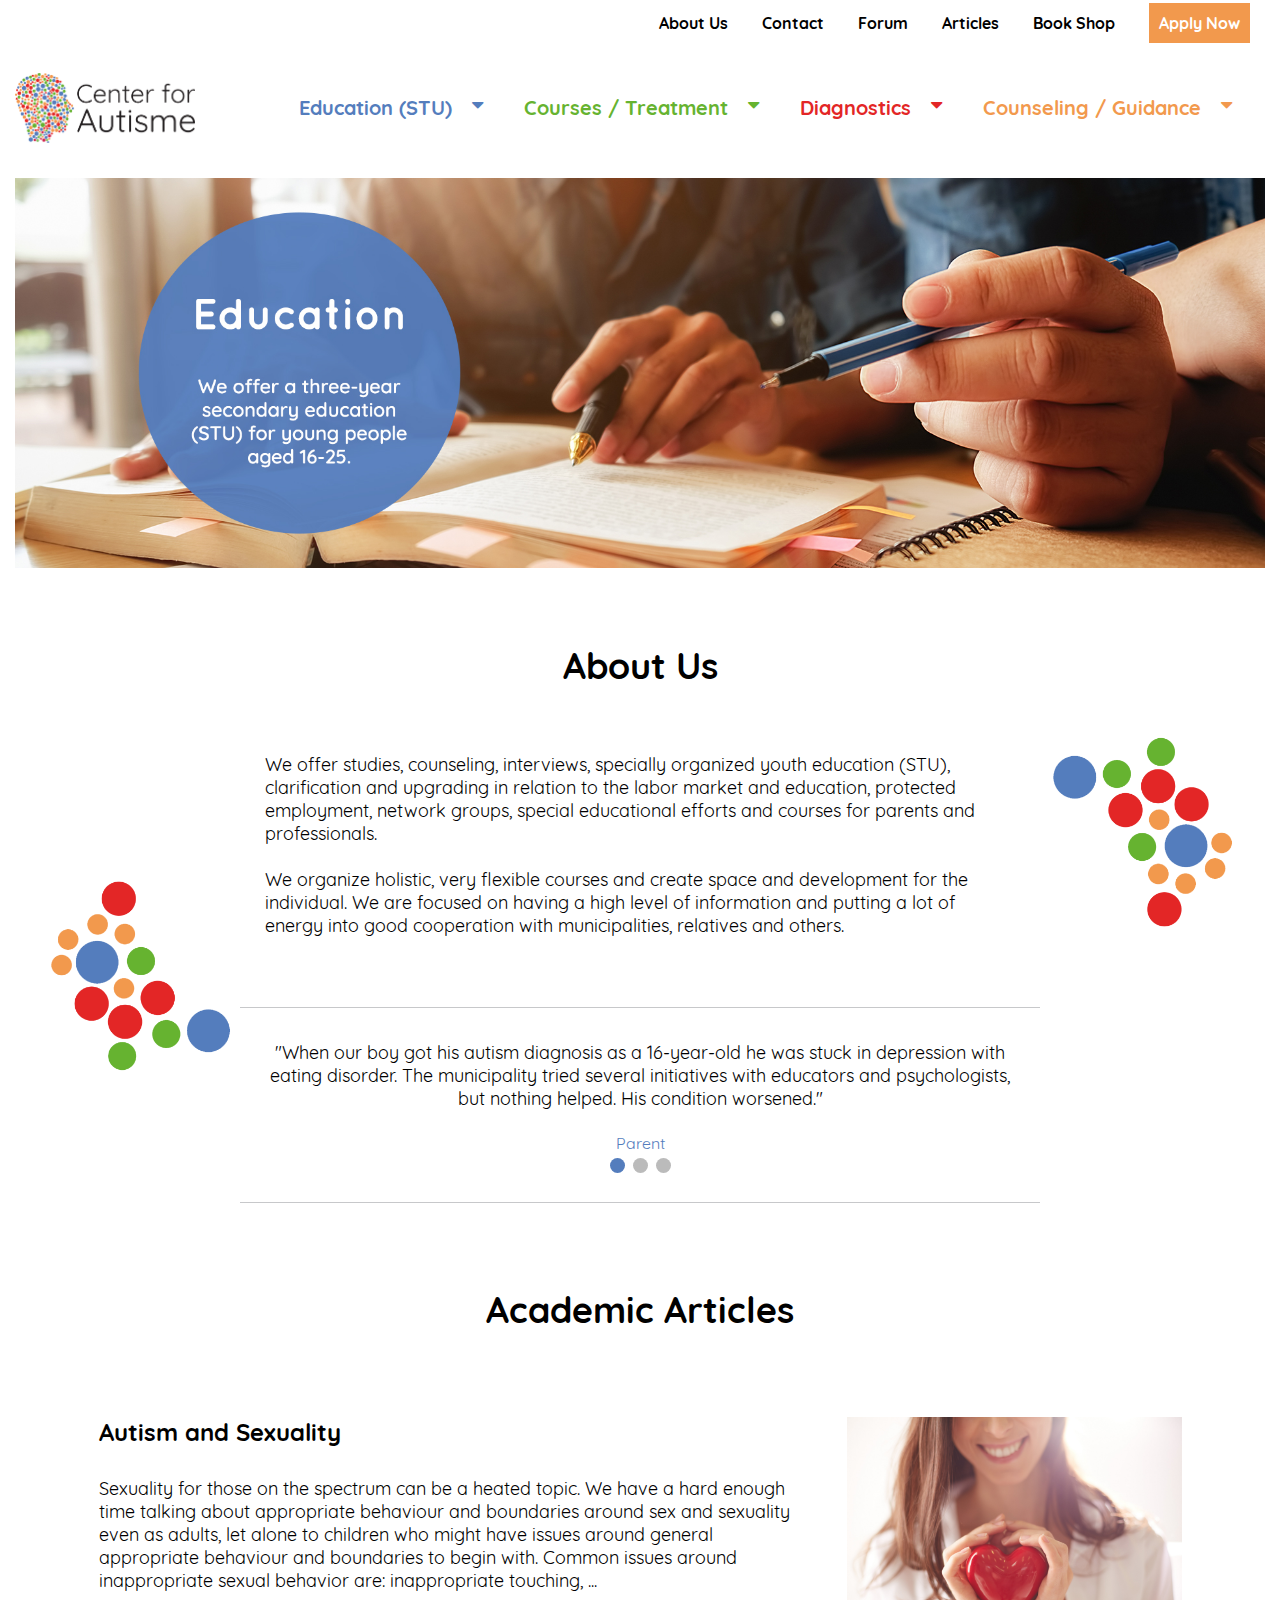
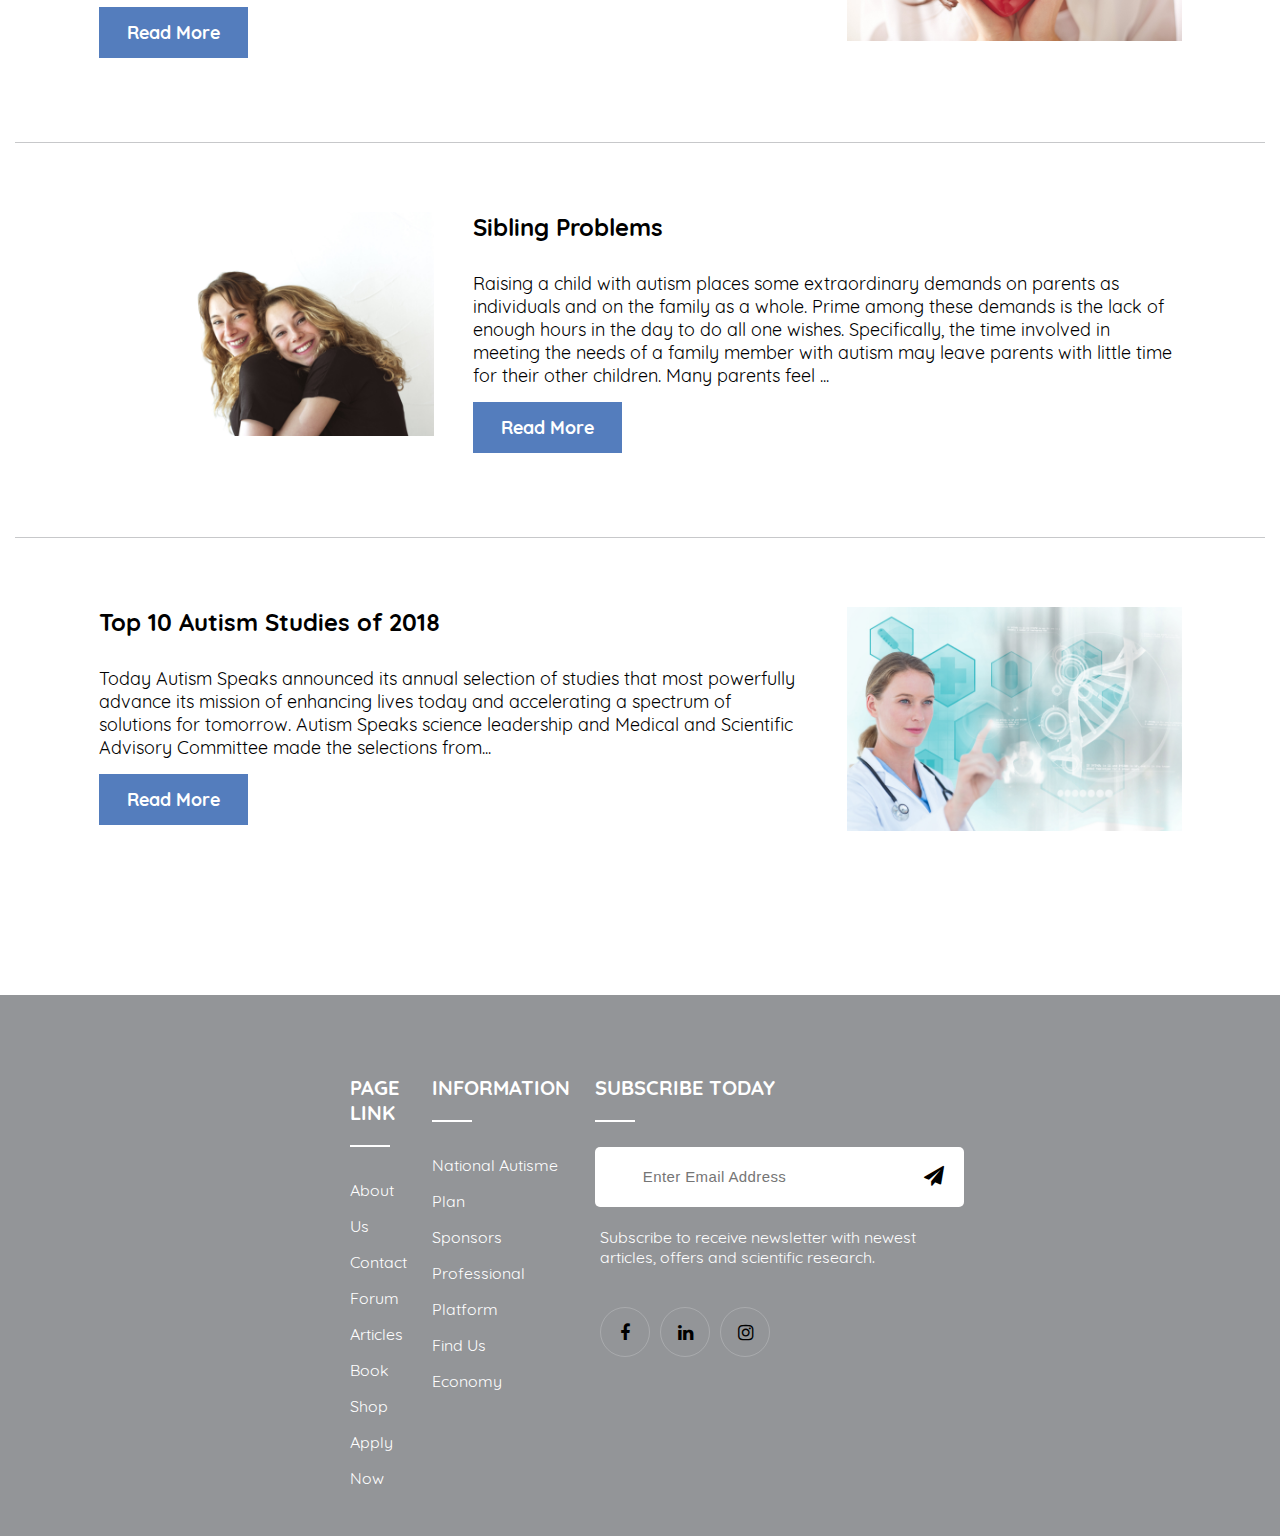
<file: index.html>
<!doctype html>
<html>
<head>
<meta charset="utf-8">
	<meta name="ROBOTS" content="NOINDEX, NOFOLLOW">
	<meta content="width=device-width, initial-scale=1" name="viewport"/>
	<title>Homepage</title>
    <link rel="stylesheet" href="https://cdnjs.cloudflare.com/ajax/libs/font-awesome/4.7.0/css/font-awesome.min.css">
    <link href="main.css" rel="stylesheet" type="text/css">
	<link href="style_mob_menu.css" rel="stylesheet" type="text/css">
	
</head>

<body>
    
  <!-- TOP BAR -->
    <nav class="bar">
    <section class="topbar">
            <article class="container">
                <div class="row">
                    
                    <section class="radecek">
                        <ul class="navigation navigation-right list-inline pull-right">
                                
								<!--<li><a href="#" class="toplink">Home</a></li>-->
                                <li><a href="about_section.html" class="toplink">About Us</a></li> <!-- class="top_new active" predtym -->
                                <li><a href="Contact.html" class="toplink">Contact</a></li>
                                <li><a href="https://www.reddit.com/" target="_blank" class="toplink">Forum</a></li>
                                <li><a href="articles.html" class="toplink">Articles</a></li>
								<li><a href="https://www.centerforautisme.dk/faglig-viden/boghandel/" class="toplink">Book Shop</a></li>
                                <li><a href="apply_now.html" class="toplink apply">Apply Now</a></li>
                        </ul>
                    </section>
                </div>
            </article>
        </section>
    
    
    <!-- MENU -->
        
        <section class="menucko">
            
        <a href="index.html" ><img src="CfA_Color&Black.png" class="logo" alt="logo"></a>
            
            <!-- BLUE -->
            
   <section class="dropdown">
    <button class="dropbtn">Education (STU)<em class="fa fa-caret-down outside"></em></button>
    <article class="dropdown-content"> 
      <main class="dropdown-container">
       
          <!-- FIRST DROPDOWN -->
          <div>
          <button class="sub-button-menu"><a href="education_stu.html#daily-aside">Daily Activity Offer<i class="fa fa-caret-down"></i></a></button>
              <button class="pod-insidelinko"><a href="education_stu.html#subjects-aside">Subjects and Teaching</a></button>
              <button class="pod-insidelinko"><a href="education_stu.html#scolarship-aside">Scholarship</a></button>
              <button class="pod-insidelinko"><a href="education_stu.html#intership-aside">Intership</a></button>
          </div>
              
       	<!-- Second DROPDOWN -->
        
          <div>
  <button class="sub-button-menu"><a href="">Practical Information<i class="fa fa-caret-down"></i></a></button>
              <button class="pod-insidelinko"><a href="education_stu.html#holidays-aside">Holidays at STU</a></button>
              <button class="pod-insidelinko"><a href="education_stu.html#protected-aside">Employment<i class="fa fa-caret-down inside"></i></a></button>
              <button class="insidelinko"><a href="education_stu.html#ikea-aside">IKEA Gentofte</a></button>
              <button class="insidelinko"><a href="education_stu.html#graphic-aside">Graphic Workshop</a></button>
              <button class="pod-insidelinko"><a href="education_stu.html#endatstu-aside">End at STU (release)</a></button>
          </div>
         
          
      </main>
    </article>
    </section> 
            
            <!-- GREEN -->
            
    <section class="dropdown2">
    <button class="dropbtn2">Courses / Treatment<em class="fa fa-caret-down outside"></em></button>
    <article class="dropdown-content2"> 
      <main class="dropdown-container2">
       
          <!-- FIRST DROPDOWN -->
          
              
            <div>
                <button class="sub-button-menu"><a href="courses.html#courses-aside">Courses and Enrollment<!--<i class="fa fa-caret-down inside"></i>--></a>
             <!-- <button class="pod-insidelinko"><a href="https://forms.gle/GTf1DxJe7orkh5SZ7" target="_blank">Apply Now</a></button> -->
             
                  </button>
                </div>
            <div>
                <button class="sub-button-menu"><a href="">Work Ability<br>Clarification<i class="fa fa-caret-down inside"></i></a>
              <button class="pod-insidelinko"><a href="courses.html#internal-aside">Internal</a></button>
              <button class="pod-insidelinko"><a href="courses.html#external-aside">External</a></button>
                  </button>
                </div>
              
              <button class="sub-button-menu"><a href="courses.html#business-aside">External Business Course</a></button>
              <button class="sub-button-menu"><a href="courses.html#particularly-aside">Particularly Special<br>Education with<br>Mentor and Coach</a></button>
              <button class="sub-button-menu"><a href="courses.html#ocd-aside">Treatment of Anxiety / OCD</a></button>
              
              
        
        
          
      </main>
    </article>
    </section> 
  
            <!-- RED -->
            
            
              <section class="dropdown3">
    <button class="dropbtn3">Diagnostics<em class="fa fa-caret-down outside"></em></button>
    <article class="dropdown-content3"> 
      <main class="dropdown-container3">
       
          <!-- FIRST DROPDOWN -->
          
		 
          <button class="sub-button-menu"><a href="diagnostics.html#diagnostic-aside">Diagnostic Investigation<br>and Clarification</a></button>
          
          <button class="sub-button-menu"><a href="diagnostics.html#psycho-aside">Psychological Functional<br>Examination</a></button>
          <button class="sub-button-menu"><a href="diagnostics.html#neuro-aside">Neuropsychological<br>Examination</a></button>
          <button class="sub-button-menu"><a href="diagnostics.html#language-aside">Examination of Language<br>and Communication</a></button>
		  <button class="sub-button-menu"><a href="diagnostics.html#pricesandref-aside">Prices and Referral</a></button>
    
      </main>
    </article>
    </section> 
            
            <!-- ORANGE -->
            
    <section class="dropdown4">
    <button class="dropbtn4">Counseling / Guidance<em class="fa fa-caret-down outside"></em></button>
    <article class="dropdown-content4"> 
      <main class="dropdown-container4">
       
          <!-- FIRST DROPDOWN -->
          
          <div class="item-a">
          <button class="sub-button-menu"><a href="#">Counseling, Guidance<br>and Supervision<i class="fa fa-caret-down inside"></i></a></button>
               <button class="pod-insidelinko"><a href="#">Parental Advisory</a></button>
              <button class="pod-insidelinko"><a href="#">Sexual Instructions</a></button>
              <button  class="pod-insidelinko"><a href="#">Psychoeducation / Support Sessions</a></button>
              <button class="pod-insidelinko"><a href="#">Phone Advice</a></button>
              <button class="pod-insidelinko"><a href="#">Supervison for Professionals</a></button>
              <button class="pod-insidelinko"><a href="apply_now.html">Apply Now</a></button>
          </div>
              <button class="sub-button-menu"><a href="#">Special Educational<br>Support and<br>Guidance</a></button>
          <button class="sub-button-menu"><a href="#">Business and<br>Educational Mentor</a></button>
          <button class="sub-button-menu"><a href="#">Inquiry on Teaching</a></button>
          <button class="sub-button-menu"><a href="#">Group Activities</a></button>
        </main>
          
          
      </article>
    </section>
			
			<!-- Koniec Menucko -->
    </section>
				<!-- Koniec Menucko a Top bar -->
            </nav>
    
	<!-- Mobile Menu -->
	
	

  <nav id="flexmenu">
    <div class="logo">
      <a href="index.html"><img src="CfA_Color&Black.png" alt="logo" class="logicko-mob"></a>
    </div>

      <!-- SUB PRODUCT  POVODNE BOLI LINKY TAKTO - <li><a href="#">Sub Product</a></li> IBA S JEDNOU PALICKOU HORE NIE S UVODZOVKAMI
                <ul>
                <li><a href="#">Sub Product</a></li>
                <li><a href="#">Sub Product</a></li>
                </ul> 
        -->
      
      
    <div id="mobile-toggle" class="button"></div>
    <ul id="main-menu">
      <li class="active"><a href="#"></a></li>
      <li><a href="#"></a></li> <!-- robi medzeru medzi logom a linkami NECHAJ TO TAM!!! -->
        
        <!-- 1st BUTTON -->
        
        
      <li><a href="#" class="blue-1" style="color: #547dbd !important">Education (STU)</a>
         <ul class="sub-menu">
            <li><a href="education_stu.html#daily-aside">Daily Activity Offer</a>
             
                <li><a href="education_stu.html#subjects-aside" class="underneath">Subjects and Teaching</a></li>
                <li><a href="education_stu.html#scolarship-aside" class="underneath">Scholarship</a></li>
                 <li><a href="education_stu.html#intership-aside" class="underneath">Intership</a></li>
             
             </li>
             
             <li><a href="#">Practical Information</a>
             
                <li><a href="education_stu.html#holidays-aside" class="underneath">Holidays at STU</a></li>
                <li><a href="education_stu.html#protected-aside" class="underneath">Employment</a></li>
                 <li><a href="education_stu.html#ikea-aside" class="underneath2">IKEA</a></li>
                 <li><a href="education_stu.html#graphic-aside" class="underneath2">Graphic Workshop</a></li>
                 <li><a href="education_stu.html#endatstu" class="underneath">End at STU</a></li>
           
             </li>
         </ul>
      </li>
        
        <!-- 2nd BUTTON -->
        
        
              <li><a href="#" class="green-1" style="color: #66b330 !important">Courses / Treatment</a>
         <ul class="sub-menu">
            <li><a href="courses.html#courses-aside">Courses and Enrollment</a></li>
			<!-- <li><a href="https://forms.gle/GTf1DxJe7orkh5SZ7" class="underneath" target="_blank">Apply Now</a></li> -->
             <li><a href="#">Work Ability Clarification</a></li>
                 <li><a href="courses.html#internal-aside" class="underneath">Internal</a></li>
                 <li><a href="courses.html#external-aside" class="underneath">External</a></li>
            <li><a href="courses.html#business-aside">External Business Course</a></li>
             <li><a href="courses.html#particularly-aside">Particularly Special Education<br>with Mentor and Coach</a></li>
             <li><a href="courses.html#ocd-aside">Treatment of Anxiety / OCD</a></li>
         </ul>
            </li>
                  
        <!-- 3rd BUTTON -->
        
        
                  <li><a href="#" class="red-1" style="color: #e32626 !important">Diagnostics</a>
         <ul class="sub-menu">
            <li><a href="diagnostics.html#diagnostic-aside">Diagnostic Investigation<br>and Clarification</a></li>
            <li><a href="diagnostics.html#psycho-aside">Psychological Functional Examination</a></li>
             <li><a href="diagnostics.html#neuro-aside">Neuropsychological Examination</a></li>
             <li><a href="diagnostics.html#language-aside">Examination of Language<br>and Communication</a></li>
			 <li><a href="diagnostics.html#pricesandref-aside">Prices and Referral</a></li>
         </ul>
      </li>
        
        <!-- 4th BUTTON -->
        
        
        <li><a href="#" class="orange-1" style="color: #f2994d !important">Counseling and Guidance</a>
         <ul class="sub-menu">
            <li><a href="#">Counseling, Guidance and Supervision</a>
             
                <li><a href="#" class="underneath">Parental Advisory</a></li>
                <li><a href="#" class="underneath">Sexual Instructions</a></li>
                 <li><a href="#" class="underneath">Psychoeducation / Support Sessions</a></li>
                <li><a href="#" class="underneath">Phone Advice</a></li>
                 <li><a href="#" class="underneath">Supervison for Professionals</a></li>
                <li><a href="#" class="underneath">Apply Now</a></li>
             
            </li>
            <li><a href="#">Special Educational Support<br>and Guidance</a></li>
             <li><a href="#">Business and Educational Mentor</a></li>
             <li><a href="#">Inquiry on Teaching</a></li>
             <li><a href="#">Group Activities</a></li>
         </ul>
      </li>
        <li><img src="linka.png" alt="line" class="linka-mob"></li>
      <li><a href="apply_now.html">Apply Now</a></li>
      <li><a href="index.html">Home</a></li>
		<li><a href="about_section.html">About Us</a></li>
        <li><a href="Contact.html">Contact</a></li>
      <li><a href="https://www.reddit.com/" target="_blank">Forum</a></li>
		<li><a href="articles.html">Articles</a></li>
		<li><a href="https://www.centerforautisme.dk/faglig-viden/boghandel/" target="_blank">Bookshop</a></li>
    </ul>
  </nav>
	
	



    
	
     <!-- BANNER -->
  
<div class="slideshow-container">

<div class="mySlides fade">
  <div class="numbertext"></div>
  <a href="education_stu.html"><img src="education_banner.jpg" class="bannerimg"></a>
  <div class="text"></div>
</div>

<div class="mySlides fade">
  <div class="numbertext"></div>
  <a href="courses.html"><img src="courses_banner.jpg"  class="bannerimg"></a>
  <div class="text"></div>
</div>

<div class="mySlides fade">
  <div class="numbertext"></div>
  <a href="diagnostics.html"><img src="diagnostic_banner.jpg" class="bannerimg"></a>
  <div class="text"></div>
</div>

</div>
<br>

<div style="text-align:center" class="dotline">
  <span class="dot"></span> 
  <span class="dot"></span> 
  <span class="dot"></span> 
</div>

  <!-- Next and previous buttons -->

<br>



  <!-- Next and previous buttons -->
    


    
    <!-- ABOUT SECTION -->
    <div class="bodkybackground">
    <section class="about-section-homepage">
    <h1 class="about-nadpis-homepage">About Us</h1>
        <p class="about-text-homepage">We offer studies, counseling, interviews, specially organized youth education (STU), clarification and upgrading in relation to the labor market and education, protected employment, network groups, special educational efforts and courses for parents and professionals.

 
<br><br>
We organize holistic, very flexible courses and create space and development for the individual. We are focused on having a high level of information and putting a lot of energy into good cooperation with municipalities, relatives and others.

</p>

    </section>
		
		
    <section class="review-ciara"></section>
		
		
<section class="slideshow-container-reviews">

<article class="myReviews fade">
  

  <div class="text">"When our boy got his autism diagnosis as a 16-year-old he was stuck in depression with eating disorder. The municipality tried several initiatives with educators and psychologists, but nothing helped. His condition worsened."<br><br><div class="numbertext">Parent</div></div>
   
</article>

<article class="myReviews fade">
  
  
  <div class="text">"The Center for Autism has embraced autistic people, like no one else, and creates a positive and constructive foundation that is essential for people with autism to develop and progress with their lives and development." <br><br><div class="numbertext">Parent</div>  </div>
   
</article>

<article class="myReviews fade">
 
  
  <div class="text">"It's really good that you make networking groups so that the young person can get some social relationships and experiences with other people."    <br><br><div class="numbertext">Parent</div></div>
    
</article>


  <span class="doty"></span> 
  <span class="doty"></span> 
  <span class="doty"></span> 

</section>
        </div>
    
		<section class="review-ciara"></section>
    
	
	<!-- ZIG ZAG LAYOUT - ARTICLES -->
	
	
<main class="zigzag-container">
	
	
	<h1 class="articles-heading-HP">Academic Articles</h1>
	
  <article class="riadok">
    <section class="column-66">
      <h1 class="nadpis-v-articli"><b>Autism and Sexuality</b></h1>
      <p class="articles-on-HP">Sexuality for those on the spectrum can be a heated topic. We have a hard enough time talking about appropriate behaviour and boundaries around sex and sexuality even as adults, let alone to children who might have issues around general appropriate behaviour and boundaries to begin with. Common issues around inappropriate sexual behavior are: inappropriate touching, ...</p>
      <button class="readmore"><a href="articles.html">Read More</a></button>
    </section>
    <div class="column-33">
        <img src="sexualitis.jpg" alt="sexuality" class="img-article-HP">
    </div>
  </article>
</main>

	<div class="divider divid-hide"></div>

<!-- Clarity Section -->
<main class="zigzag-container sib-hide">
  <article class="riadok">
    <div class="column-33">
      <img src="siblingo.jpg" alt="siblingo" class="img-article-HP">
    </div>
    <section class="column-66">
      <h1 class="nadpis-v-articli">Sibling Problems</h1>
      <p class="articles-on-HP"> Raising a child with autism places some extraordinary demands on parents as individuals and on the family as a whole. Prime among these demands is the lack of enough hours in the day to do all one wishes. Specifically, the time involved in meeting the needs of a family member with autism may leave parents with little time for their other children. Many parents feel ...</p>
		<button class="readmore"><a href="articles.html">Read More</a></button>
    </section>
  </article>
</main>

	<div class="divider"></div>

<!-- The App Section -->
<main class="zigzag-container">
  <article class="riadok">
    <section class="column-66">
      <h1 class="nadpis-v-articli">Top 10 Autism Studies of 2018</h1>
      <p class="articles-on-HP">Today Autism Speaks announced its annual selection of studies that most powerfully advance its mission of enhancing lives today and accelerating a spectrum of solutions for tomorrow. Autism Speaks science leadership and Medical and Scientific Advisory Committee made the selections from...</p>
		<button class="readmore"><a href="articles.html">Read More</a></button>
    </section>
    <div class="column-33">
        <img src="research.jpg" class="img-article-HP" alt="research">
    </div>
  </article>
</main>	

	<!-- FOOTER -->
	
<footer class="footer">    
                            
		
                    <section class="services">
                        <article class="single_footer">
                            <h4>Page link</h4>
                            <ul>
								
                                <li><a href="about_section.html">About Us</a></li>
                                <li><a href="Contact.html">Contact</a></li>
                                <li><a href="https://www.reddit.com/" target="_blank">Forum</a></li>
                                <li><a href="articles.html">Articles</a></li>
                                <li><a href="https://www.centerforautisme.dk/faglig-viden/boghandel/" target="_blank">Book Shop</a></li>
								<li><a href="apply_now.html">Apply Now</a></li>
                            </ul>
                        </article>
                    </section><!--- END COL --> 
                    <section class="pagelink">
                        <article class="single_footer single_footer_address">
                            <h4>Information</h4>
                            <ul>
                                <li><a href="https://www.centerforautisme.dk/media/218909/NAP_Lovgivning_web.pdf" target="_blank">National Autisme Plan</a></li>
                                <li><a href="https://www.protac.dk/" target="_blank">Sponsors</a></li>
                                <li><a href="https://www.centerforautisme.dk/media/250111/faglig_platform_2016.pdf" target="_blank">Professional Platform</a></li>
                                <li><a href="https://goo.gl/maps/AaJDgCvKRQJ95ycg9" target="_blank">Find Us</a></li>
								<li><a href="https://www.centerforautisme.dk/om-os/registreret-socialoekonomisk-virksomhed/" target="_blank">Economy</a></li>
                                
                            </ul>
                        </article>
                    </section><!--- END COL -->
                    <section class="newsletteris">
                        <article class="single_footer single_footer_address">
                            <h4>Subscribe today</h4>
                            <div class="signup_form">                           
                                <form action="#" class="subscribe">
                                    <input type="text" class="subscribe__input" placeholder="Enter Email Address">
                                    <button type="button" class="subscribe__btn"><i class="fa fa-paper-plane"></i></button>
                                </form>
                            </div>
                        </article>
						<p class="info-subs">Subscribe to receive newsletter with newest articles, offers and scientific research.</p>
                        <article class="social_profile">
                            <ul>
                                <li><a href="https://www.facebook.com/CenterForAutisme" target="_blank"><i class="fa fa-facebook-f"></i></a></li>
                                <li><a href="https://www.linkedin.com/company/center-for-autisme/" target="_blank"><i class="fa fa-linkedin"></i></a></li>
                                <li><a href="https://www.instagram.com/" target="_blank"><i class="fa fa-instagram"></i></a></li>
                            </ul>
                        </article>                          
                    </section><!--- END COL -->         
               
   
	
	
	</footer>

	
	
	
	
   <script src="http://cdnjs.cloudflare.com/ajax/libs/jquery/2.1.3/jquery.min.js"></script>
<script src="index_custom.js"></script>

        <script>
/* Loop through all dropdown buttons to toggle between hiding and showing its dropdown content - This allows the user to have multiple dropdowns without any conflict */
  
            /* REVIEWS */
            
    

             var slidoIndex = 0;
showReviews();

function showReviews() {
  var i;
  var slido = document.getElementsByClassName("myReviews");
  var doto = document.getElementsByClassName("doty");
  for (i = 0; i < slido.length; i++) {
    slido[i].style.display = "none";  
  }
  slidoIndex++;
  if (slidoIndex > slido.length) {slidoIndex = 1}    
  for (i = 0; i < doto.length; i++) {
    doto[i].className = doto[i].className.replace(" activo", "");
  }
  slido[slidoIndex-1].style.display = "block";  
  doto[slidoIndex-1].className += " activo";
  setTimeout(showReviews, 8000); // Change image every X seconds
}
            
        /* DROPDOWN */
var dropdown = document.getElementsByClassName("dropdown-btn");
var i;

for (i = 0; i < dropdown.length; i++) {
  dropdown[i].addEventListener("click", function() {
  this.classList.toggle("active");
  var dropdownContent = this.nextElementSibling;
  if (dropdownContent.style.display === "block") {
  dropdownContent.style.display = "none";
  } else {
  dropdownContent.style.display = "block";
  }
  });
}
        
        /* BANNER */
        
      var slideIndex = 0;
showSlides();

function showSlides() {
  var i;
  var slides = document.getElementsByClassName("mySlides");
  var dots = document.getElementsByClassName("dot");
  for (i = 0; i < slides.length; i++) {
    slides[i].style.display = "none";  
  }
  slideIndex++;
  if (slideIndex > slides.length) {slideIndex = 1}    
  for (i = 0; i < dots.length; i++) {
    dots[i].className = dots[i].className.replace(" active", "");
  }
  slides[slideIndex-1].style.display = "block";  
  dots[slideIndex-1].className += " active";
  setTimeout(showSlides, 8000); // Change image every X seconds
}
        
        /* TABY */
        
        function openCity(evt, cityName) {
  var i, tabcontent, tablinks;
  tabcontent = document.getElementsByClassName("tabcontent");
  for (i = 0; i < tabcontent.length; i++) {
    tabcontent[i].style.display = "none";
  }
  tablinks = document.getElementsByClassName("tablinks");
  for (i = 0; i < tablinks.length; i++) {
    tablinks[i].className = tablinks[i].className.replace(" active", "");
  }
  document.getElementById(cityName).style.display = "block";
  evt.currentTarget.className += " active";
}

// Get the element with id="defaultOpen" and click on it
document.getElementById("defaultOpen").click();
        
			
			/* PREKLIKNUTIE */
			
			
						function openCity_2(evt, cityName) {
	var i, tabcontent, tablinks;
	document.getElementById("defaultOpen").click();
	tabcontent = document.getElementsByClassName("tabcontent");
	for (i = 0; i < tabcontent.length; i++) {
	tabcontent[i].style.display = "none";
	}
	tablinks = document.getElementsByClassName("tablinks");
	for (i = 0; i < tablinks.length; i++) {
	tablinks[i].className = tablinks[i].className.replace(" active", "");
	}
	document.getElementById(cityName).style.display = "block";
	evt.currentTarget.className += " active";

}

// Get the element with id="defaultOpen" and click on it
document.getElementById("defaultOpen").click();
			        
</script>
    
    
</body>
</html>
</file>
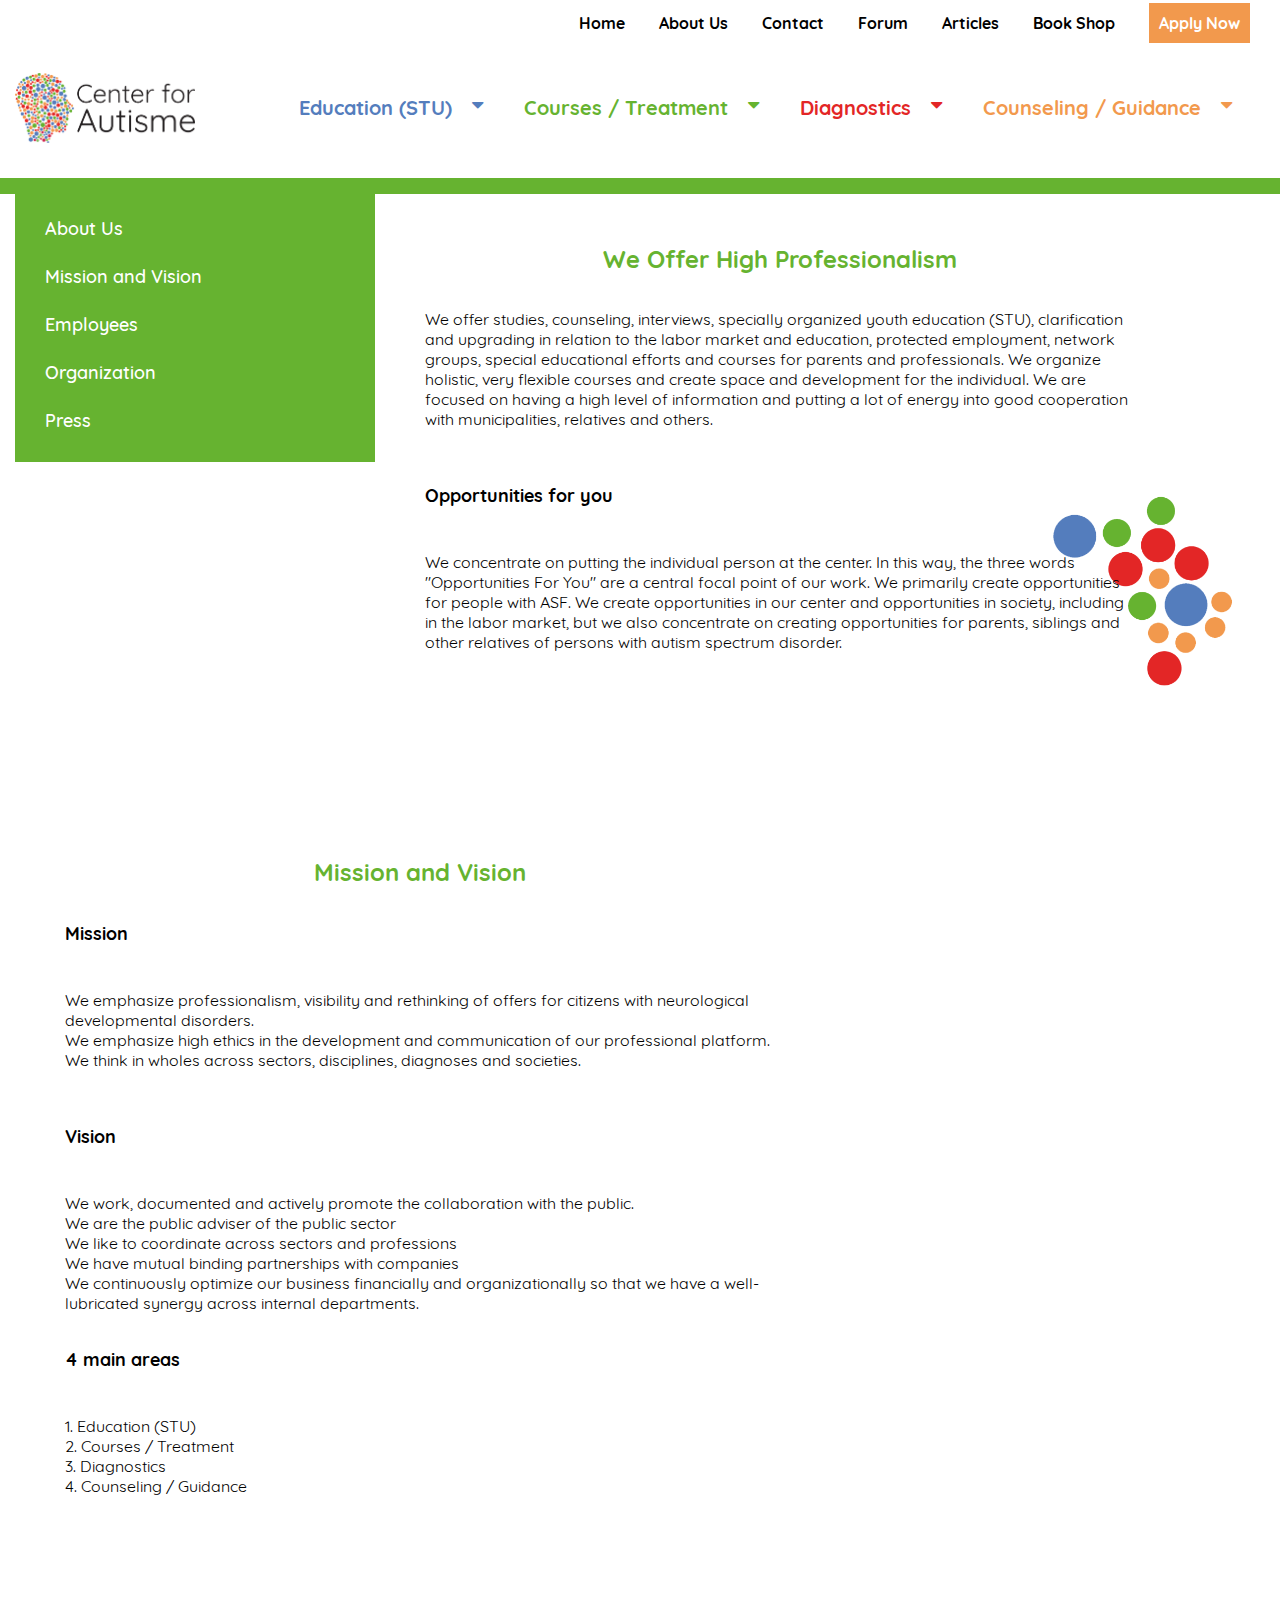
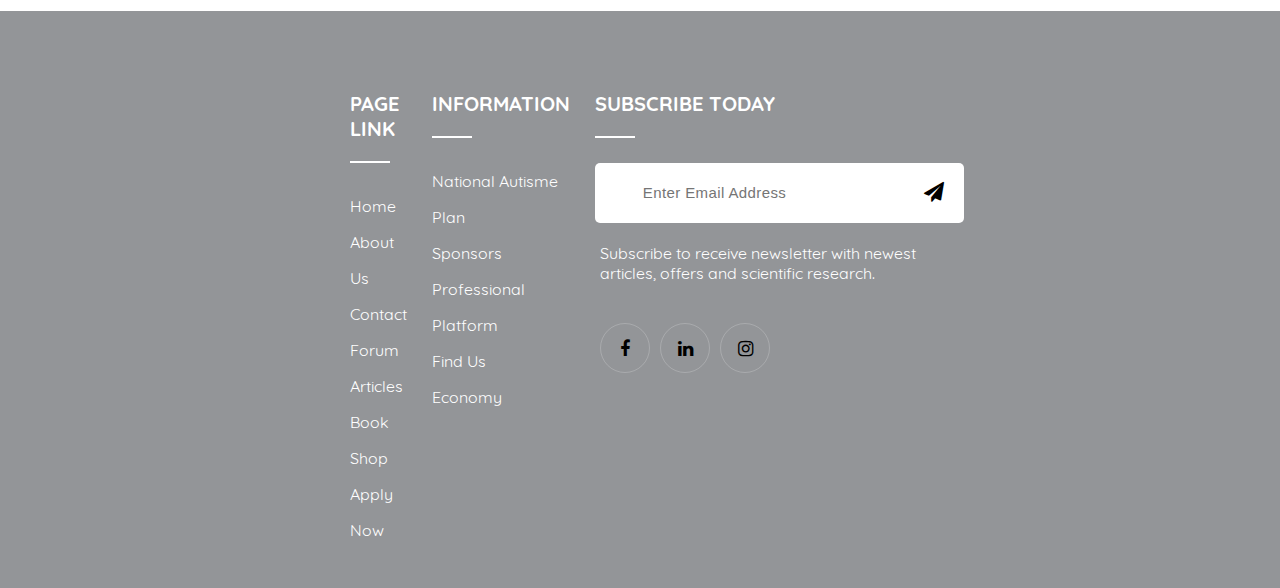
<file: about_section.html>
<!doctype html>
<html>
<head>
<meta charset="utf-8">
<meta name="ROBOTS" content="NOINDEX, NOFOLLOW">
<meta content="width=device-width, initial-scale=1" name="viewport"/>
<title>About Section</title>
<link href="main.css" rel="stylesheet" type="text/css">
    <link rel="stylesheet" href="https://cdnjs.cloudflare.com/ajax/libs/font-awesome/4.7.0/css/font-awesome.min.css">
	<link href="style_mob_menu.css" rel="stylesheet" type="text/css">

	
	<script>
	function openCity_2(evt, cityName) {
	var i, tabcontent, tablinks;
	document.getElementById("defaultOpen").click();
	tabcontent = document.getElementsByClassName("tabcontent");
	for (i = 0; i < tabcontent.length; i++) {
	tabcontent[i].style.display = "none";
	}
	tablinks = document.getElementsByClassName("tablinks");
	for (i = 0; i < tablinks.length; i++) {
	tablinks[i].className = tablinks[i].className.replace(" active", "");
	}
	document.getElementById(cityName).style.display = "block";
	evt.currentTarget.className += " active";

}

// Get the element with id="defaultOpen" and click on it
document.getElementById("defaultOpen").click();
	
	
	</script>
</head>

<body class="applynow-dots1">
    
  <!-- TOP BAR -->
    <nav class="bar">
    <section class="topbar">
            <article class="container">
                <div class="row">
                    
                    <section class="radecek">
                        <ul class="navigation navigation-right list-inline pull-right">
                                
								<li><a href="#" class="toplink">Home</a></li>
                                <li><a href="about_section.html" class="toplink">About Us</a></li> <!-- class="top_new active" predtym -->
                                <li><a href="Contact.html" class="toplink">Contact</a></li>
                                <li><a href="https://www.reddit.com/" target="_blank" class="toplink">Forum</a></li>
                                <li><a href="articles.html" class="toplink">Articles</a></li>
								<li><a href="https://www.centerforautisme.dk/faglig-viden/boghandel/" class="toplink">Book Shop</a></li>
                                <li><a href="apply_now.html" class="toplink apply">Apply Now</a></li>
                        </ul>
                    </section>
                </div>
            </article>
        </section>
    
    
    <!-- MENU -->
        
        <section class="menucko">
            
        <a href="index.html" ><img src="CfA_Color&Black.png" class="logo" alt="logo"></a>
            
            <!-- BLUE -->
            
   <section class="dropdown">
    <button class="dropbtn">Education (STU)<em class="fa fa-caret-down outside"></em></button>
    <article class="dropdown-content"> 
      <main class="dropdown-container">
       
          <!-- FIRST DROPDOWN -->
          <div>
          <button class="sub-button-menu"><a href="education_stu.html#daily-aside">Daily Activity Offer<i class="fa fa-caret-down"></i></a></button>
              <button class="pod-insidelinko"><a href="education_stu.html#subjects-aside">Subjects and Teaching</a></button>
              <button class="pod-insidelinko"><a href="education_stu.html#scolarship-aside">Scholarship</a></button>
              <button class="pod-insidelinko"><a href="education_stu.html#intership-aside">Intership</a></button>
          </div>
              
       	<!-- Second DROPDOWN -->
        
          <div>
  <button class="sub-button-menu"><a href="">Practical Information<i class="fa fa-caret-down"></i></a></button>
              <button class="pod-insidelinko"><a href="education_stu.html#holidays-aside">Holidays at STU</a></button>
              <button class="pod-insidelinko"><a href="education_stu.html#protected-aside">Employment<i class="fa fa-caret-down inside"></i></a></button>
              <button class="insidelinko"><a href="education_stu.html#ikea-aside">IKEA Gentofte</a></button>
              <button class="insidelinko"><a href="education_stu.html#graphic-aside">Graphic Workshop</a></button>
              <button class="pod-insidelinko"><a href="education_stu.html#endatstu-aside">End at STU (release)</a></button>
          </div>
         
          
      </main>
    </article>
    </section> 
            
            <!-- GREEN -->
            
    <section class="dropdown2">
    <button class="dropbtn2">Courses / Treatment<em class="fa fa-caret-down outside"></em></button>
    <article class="dropdown-content2"> 
      <main class="dropdown-container2">
       
          <!-- FIRST DROPDOWN -->
          
              
            <div>
                <button class="sub-button-menu"><a href="courses.html#courses-aside">Courses and Enrollment<!--<i class="fa fa-caret-down inside"></i>--></a>
             <!-- <button class="pod-insidelinko"><a href="https://forms.gle/GTf1DxJe7orkh5SZ7" target="_blank">Apply Now</a></button> -->
             
                  </button>
                </div>
            <div>
                <button class="sub-button-menu"><a href="">Work Ability<br>Clarification<i class="fa fa-caret-down inside"></i></a>
              <button class="pod-insidelinko"><a href="courses.html#internal-aside">Internal</a></button>
              <button class="pod-insidelinko"><a href="courses.html#external-aside">External</a></button>
                  </button>
                </div>
              
              <button class="sub-button-menu"><a href="courses.html#business-aside">External Business Course</a></button>
              <button class="sub-button-menu"><a href="courses.html#particularly-aside">Particularly Special<br>Education with<br>Mentor and Coach</a></button>
              <button class="sub-button-menu"><a href="courses.html#ocd-aside">Treatment of Anxiety / OCD</a></button>
              
              
        
        
          
      </main>
    </article>
    </section> 
  
            <!-- RED -->
            
            
              <section class="dropdown3">
    <button class="dropbtn3">Diagnostics<em class="fa fa-caret-down outside"></em></button>
    <article class="dropdown-content3"> 
      <main class="dropdown-container3">
       
          <!-- FIRST DROPDOWN -->
          
		 
          <button class="sub-button-menu"><a href="diagnostics.html#diagnostic-aside">Diagnostic Investigation<br>and Clarification</a></button>
          
          <button class="sub-button-menu"><a href="diagnostics.html#psycho-aside">Psychological Functional<br>Examination</a></button>
          <button class="sub-button-menu"><a href="diagnostics.html#neuro-aside">Neuropsychological<br>Examination</a></button>
          <button class="sub-button-menu"><a href="diagnostics.html#language-aside">Examination of Language<br>and Communication</a></button>
		  <button class="sub-button-menu"><a href="diagnostics.html#pricesandref-aside">Prices and Referral</a></button>
    
      </main>
    </article>
    </section> 
            
            <!-- ORANGE -->
            
    <section class="dropdown4">
    <button class="dropbtn4">Counseling / Guidance<em class="fa fa-caret-down outside"></em></button>
    <article class="dropdown-content4"> 
      <main class="dropdown-container4">
       
          <!-- FIRST DROPDOWN -->
          
          <div class="item-a">
          <button class="sub-button-menu"><a href="#">Counseling, Guidance<br>and Supervision<i class="fa fa-caret-down inside"></i></a></button>
               <button class="pod-insidelinko"><a href="#">Parental Advisory</a></button>
              <button class="pod-insidelinko"><a href="#">Sexual Instructions</a></button>
              <button  class="pod-insidelinko"><a href="#">Psychoeducation / Support Sessions</a></button>
              <button class="pod-insidelinko"><a href="#">Phone Advice</a></button>
              <button class="pod-insidelinko"><a href="#">Supervison for Professionals</a></button>
              <button class="pod-insidelinko"><a href="apply_now.html">Apply Now</a></button>
          </div>
              <button class="sub-button-menu"><a href="#">Special Educational<br>Support and<br>Guidance</a></button>
          <button class="sub-button-menu"><a href="#">Business and<br>Educational Mentor</a></button>
          <button class="sub-button-menu"><a href="#">Inquiry on Teaching</a></button>
          <button class="sub-button-menu"><a href="#">Group Activities</a></button>
        </main>
          
          
      </article>
    </section>
			
			<!-- Koniec Menucko -->
    </section>
				<!-- Koniec Menucko a Top bar -->
            </nav>
    
	<!-- Mobile Menu -->
	
	

  <nav id="flexmenu">
    <div class="logo">
      <a href="index.html"><img src="CfA_Color&Black.png" alt="logo" class="logicko-mob"></a>
    </div>

      <!-- SUB PRODUCT  POVODNE BOLI LINKY TAKTO - <li><a href="#">Sub Product</a></li> IBA S JEDNOU PALICKOU HORE NIE S UVODZOVKAMI
                <ul>
                <li><a href="#">Sub Product</a></li>
                <li><a href="#">Sub Product</a></li>
                </ul> 
        -->
      
      
    <div id="mobile-toggle" class="button"></div>
    <ul id="main-menu">
      <li class="active"><a href="#"></a></li>
      <li><a href="#"></a></li> <!-- robi medzeru medzi logom a linkami NECHAJ TO TAM!!! -->
        
        <!-- 1st BUTTON -->
        
        
      <li><a href="#" class="blue-1" style="color: #547dbd !important">Education (STU)</a>
         <ul class="sub-menu">
            <li><a href="education_stu.html#daily-aside">Daily Activity Offer</a>
             
                <li><a href="education_stu.html#subjects-aside" class="underneath">Subjects and Teaching</a></li>
                <li><a href="education_stu.html#scolarship-aside" class="underneath">Scholarship</a></li>
                 <li><a href="education_stu.html#intership-aside" class="underneath">Intership</a></li>
             
             </li>
             
             <li><a href="#">Practical Information</a>
             
                <li><a href="education_stu.html#holidays-aside" class="underneath">Holidays at STU</a></li>
                <li><a href="education_stu.html#protected-aside" class="underneath">Employment</a></li>
                 <li><a href="education_stu.html#ikea-aside" class="underneath2">IKEA</a></li>
                 <li><a href="education_stu.html#graphic-aside" class="underneath2">Graphic Workshop</a></li>
                 <li><a href="education_stu.html#endatstu" class="underneath">End at STU</a></li>
           
             </li>
         </ul>
      </li>
        
        <!-- 2nd BUTTON -->
        
        
              <li><a href="#" class="green-1" style="color: #66b330 !important">Courses / Treatment</a>
         <ul class="sub-menu">
            <li><a href="courses.html#courses-aside">Courses and Enrollment</a></li>
			<!-- <li><a href="https://forms.gle/GTf1DxJe7orkh5SZ7" class="underneath" target="_blank">Apply Now</a></li> -->
             <li><a href="#">Work Ability Clarification</a></li>
                 <li><a href="courses.html#internal-aside" class="underneath">Internal</a></li>
                 <li><a href="courses.html#external-aside" class="underneath">External</a></li>
            <li><a href="courses.html#business-aside">External Business Course</a></li>
             <li><a href="courses.html#particularly-aside">Particularly Special Education<br>with Mentor and Coach</a></li>
             <li><a href="courses.html#ocd-aside">Treatment of Anxiety / OCD</a></li>
         </ul>
            </li>
                  
        <!-- 3rd BUTTON -->
        
        
                  <li><a href="#" class="red-1" style="color: #e32626 !important">Diagnostics</a>
         <ul class="sub-menu">
            <li><a href="diagnostics.html#diagnostic-aside">Diagnostic Investigation<br>and Clarification</a></li>
            <li><a href="diagnostics.html#psycho-aside">Psychological Functional Examination</a></li>
             <li><a href="diagnostics.html#neuro-aside">Neuropsychological Examination</a></li>
             <li><a href="diagnostics.html#language-aside">Examination of Language<br>and Communication</a></li>
			 <li><a href="diagnostics.html#pricesandref-aside">Prices and Referral</a></li>
         </ul>
      </li>
        
        <!-- 4th BUTTON -->
        
        
        <li><a href="#" class="orange-1" style="color: #f2994d !important">Counseling and Guidance</a>
         <ul class="sub-menu">
            <li><a href="#">Counseling, Guidance and Supervision</a>
             
                <li><a href="#" class="underneath">Parental Advisory</a></li>
                <li><a href="#" class="underneath">Sexual Instructions</a></li>
                 <li><a href="#" class="underneath">Psychoeducation / Support Sessions</a></li>
                <li><a href="#" class="underneath">Phone Advice</a></li>
                 <li><a href="#" class="underneath">Supervison for Professionals</a></li>
                <li><a href="#" class="underneath">Apply Now</a></li>
             
            </li>
            <li><a href="#">Special Educational Support<br>and Guidance</a></li>
             <li><a href="#">Business and Educational Mentor</a></li>
             <li><a href="#">Inquiry on Teaching</a></li>
             <li><a href="#">Group Activities</a></li>
         </ul>
      </li>
        <li><img src="linka.png" alt="line" class="linka-mob"></li>
      <li><a href="apply_now.html">Apply Now</a></li>
      <li><a href="index.html">Home</a></li>
		<li><a href="about_section.html">About Us</a></li>
        <li><a href="Contact.html">Contact</a></li>
      <li><a href="https://www.reddit.com/" target="_blank">Forum</a></li>
		<li><a href="articles.html">Articles</a></li>
		<li><a href="https://www.centerforautisme.dk/faglig-viden/boghandel/" target="_blank">Bookshop</a></li>
    </ul>
  </nav>
	
	

  
  
    
    
	
	
	

  
        
    <hr class="ciara" id="zelenaciara">
    

    <!--<hr class="ciara"> -->
        
  <section class="tabis-section">
    
<div class="tab" id="tab-zeleny">
	<button class="tablinks basic-btn-in-tab" onclick="openCity(event, 'aboutik-aside')">About Us</button>
  
     <button class="tablinks basic-btn-in-tab" onclick="openCity(event, 'mission-aside')">Mission and Vision</button>
	<button class="tablinks basic-btn-in-tab" onclick="openCity(event, 'employees-aside')">Employees</button>
	<button class="tablinks basic-btn-in-tab" onclick="openCity(event, 'organization-aside')">Organization</button>
	<button class="tablinks basic-btn-in-tab" onclick="openCity(event, 'press-aside')">Press</button>
  
</div>

        
        <!-- Content -->
        
	  <article class="tab-texts">
	  <!-- About Us -->
	  
<article id="aboutik-aside" class="tabcontent">
  <h3 class="heading green-heading" >We Offer High Professionalism</h3>
            
	
            <p class="paragraph-inside">We offer studies, counseling, interviews, specially organized youth education (STU), clarification and upgrading in relation to the labor market and education, protected employment, network groups, special educational efforts and courses for parents and professionals. We organize holistic, very flexible courses and create space and development for the individual. We are focused on having a high level of information and putting a lot of energy into good cooperation with municipalities, relatives and others.</p><br><br>
	
	<h4 class="heading-inside">Opportunities for you</h4><br>
	
            <p class="paragraph-inside">We concentrate on putting the individual person at the center. In this way, the three words "Opportunities For You" are a central focal point of our work. We primarily create opportunities for people with ASF. We create opportunities in our center and opportunities in society, including in the labor market, but we also concentrate on creating opportunities for parents, siblings and other relatives of persons with autism spectrum disorder.</p><br><br>
	
    
</article>
	  
	  
	 <!-- Work Ability Clarification -->
	  
	  <article id="mission-aside" class="tabcontent">

		  <h3 class="heading green-heading">Mission and Vision</h3>
            
		  <h4 class="heading-inside">Mission</h4><br>
	
            <p class="paragraph-inside">We emphasize professionalism, visibility and rethinking of offers for citizens with neurological developmental disorders.<br>

We emphasize high ethics in the development and communication of our professional platform.<br>

We think in wholes across sectors, disciplines, diagnoses and societies.</p><br><br>
	
	<h4 class="heading-inside">Vision</h4><br>
	
            <p class="paragraph-inside">We work, documented and actively promote the collaboration with the public.<br>
We are the public adviser of the public sector<br>
We like to coordinate across sectors and professions<br>
We have mutual binding partnerships with companies<br>
We continuously optimize our business financially and organizationally so that we have a well-lubricated synergy across internal departments.</p><br>
		  
		  <h4 class="heading-inside">4 main areas</h4><br>
		  
		  <p class="paragraph-inside">1. Education (STU)<br>
2. Courses / Treatment<br>
3. Diagnostics<br>
4. Counseling / Guidance<br>
</p>
		  
		  </article>
	  
	  
	  
	  
	  
</article>
	  
	  
	  
	  
	  
	  
	  

	  </section>
	  
<!-- FOOTER -->
	
<footer class="footer">    
                            
		
                    <section class="services">
                        <article class="single_footer">
                            <h4>Page link</h4>
                            <ul>
								<li><a href="index.html">Home</a></li>
                                <li><a href="about_section.html">About Us</a></li>
                                <li><a href="Contact.html">Contact</a></li>
                                <li><a href="https://www.reddit.com/" target="_blank">Forum</a></li>
                                <li><a href="articles.html">Articles</a></li>
                                <li><a href="https://www.centerforautisme.dk/faglig-viden/boghandel/" target="_blank">Book Shop</a></li>
								<li><a href="apply_now.html">Apply Now</a></li>
                            </ul>
                        </article>
                    </section><!--- END COL --> 
                    <section class="pagelink">
                        <article class="single_footer single_footer_address">
                            <h4>Information</h4>
                            <ul>
                                <li><a href="https://www.centerforautisme.dk/media/218909/NAP_Lovgivning_web.pdf" target="_blank">National Autisme Plan</a></li>
                                <li><a href="https://www.protac.dk/" target="_blank">Sponsors</a></li>
                                <li><a href="https://www.centerforautisme.dk/media/250111/faglig_platform_2016.pdf" target="_blank">Professional Platform</a></li>
                                <li><a href="https://goo.gl/maps/AaJDgCvKRQJ95ycg9" target="_blank">Find Us</a></li>
								<li><a href="https://www.centerforautisme.dk/om-os/registreret-socialoekonomisk-virksomhed/" target="_blank">Economy</a></li>
                                
                            </ul>
                        </article>
                    </section><!--- END COL -->
                    <section class="newsletteris">
                        <article class="single_footer single_footer_address">
                            <h4>Subscribe today</h4>
                            <div class="signup_form">                           
                                <form action="#" class="subscribe">
                                    <input type="text" class="subscribe__input" placeholder="Enter Email Address">
                                    <button type="button" class="subscribe__btn"><i class="fa fa-paper-plane"></i></button>
                                </form>
                            </div>
                        </article>
						<p class="info-subs">Subscribe to receive newsletter with newest articles, offers and scientific research.</p>
                        <article class="social_profile">
                            <ul>
                                <li><a href="https://www.facebook.com/CenterForAutisme" target="_blank"><i class="fa fa-facebook-f"></i></a></li>
                                <li><a href="https://www.linkedin.com/company/center-for-autisme/" target="_blank"><i class="fa fa-linkedin"></i></a></li>
                                <li><a href="https://www.instagram.com/" target="_blank"><i class="fa fa-instagram"></i></a></li>
                            </ul>
                        </article>                          
                    </section><!--- END COL -->         
               
   
	
	
	</footer>

	
	
	
	
   <script src="http://cdnjs.cloudflare.com/ajax/libs/jquery/2.1.3/jquery.min.js"></script>
<script src="index_custom.js"></script>

    
    <!-- JAVASCRIPT DROPDOWN -->
    
    <script>
/* Loop through all dropdown buttons to toggle between hiding and showing its dropdown content - This allows the user to have multiple dropdowns without any conflict */
        
        /* DROPDOWN */
var dropdown = document.getElementsByClassName("dropdown-btn");
var i;

for (i = 0; i < dropdown.length; i++) {
  dropdown[i].addEventListener("click", function() {
  this.classList.toggle("active");
  var dropdownContent = this.nextElementSibling;
  if (dropdownContent.style.display === "block") {
  dropdownContent.style.display = "none";
  } else {
  dropdownContent.style.display = "block";
  }
  });
}
        
        /* BANNER */
        
        var slideIndex = 0;
showSlides();

function showSlides() {
  var i;
  var slides = document.getElementsByClassName("mySlides");
  for (i = 0; i < slides.length; i++) {
    slides[i].style.display = "none"; 
  }
  slideIndex++;
  if (slideIndex > slides.length) {slideIndex = 1} 
  slides[slideIndex-1].style.display = "block"; 
  setTimeout(showSlides, 4000); // Change image every 2 seconds
}
        
        /* TABY */
        
        function openCity(evt, cityName) {
  var i, tabcontent, tablinks;
  tabcontent = document.getElementsByClassName("tabcontent");
  for (i = 0; i < tabcontent.length; i++) {
    tabcontent[i].style.display = "none";
  }
  tablinks = document.getElementsByClassName("tablinks");
  for (i = 0; i < tablinks.length; i++) {
    tablinks[i].className = tablinks[i].className.replace(" active", "");
  }
  document.getElementById(cityName).style.display = "block";
  evt.currentTarget.className += " active";
}

// Get the element with id="defaultOpen" and click on it
document.getElementById("defaultOpen").click();
        
        
        
</script>
    
    
</body>
</html>
</file>
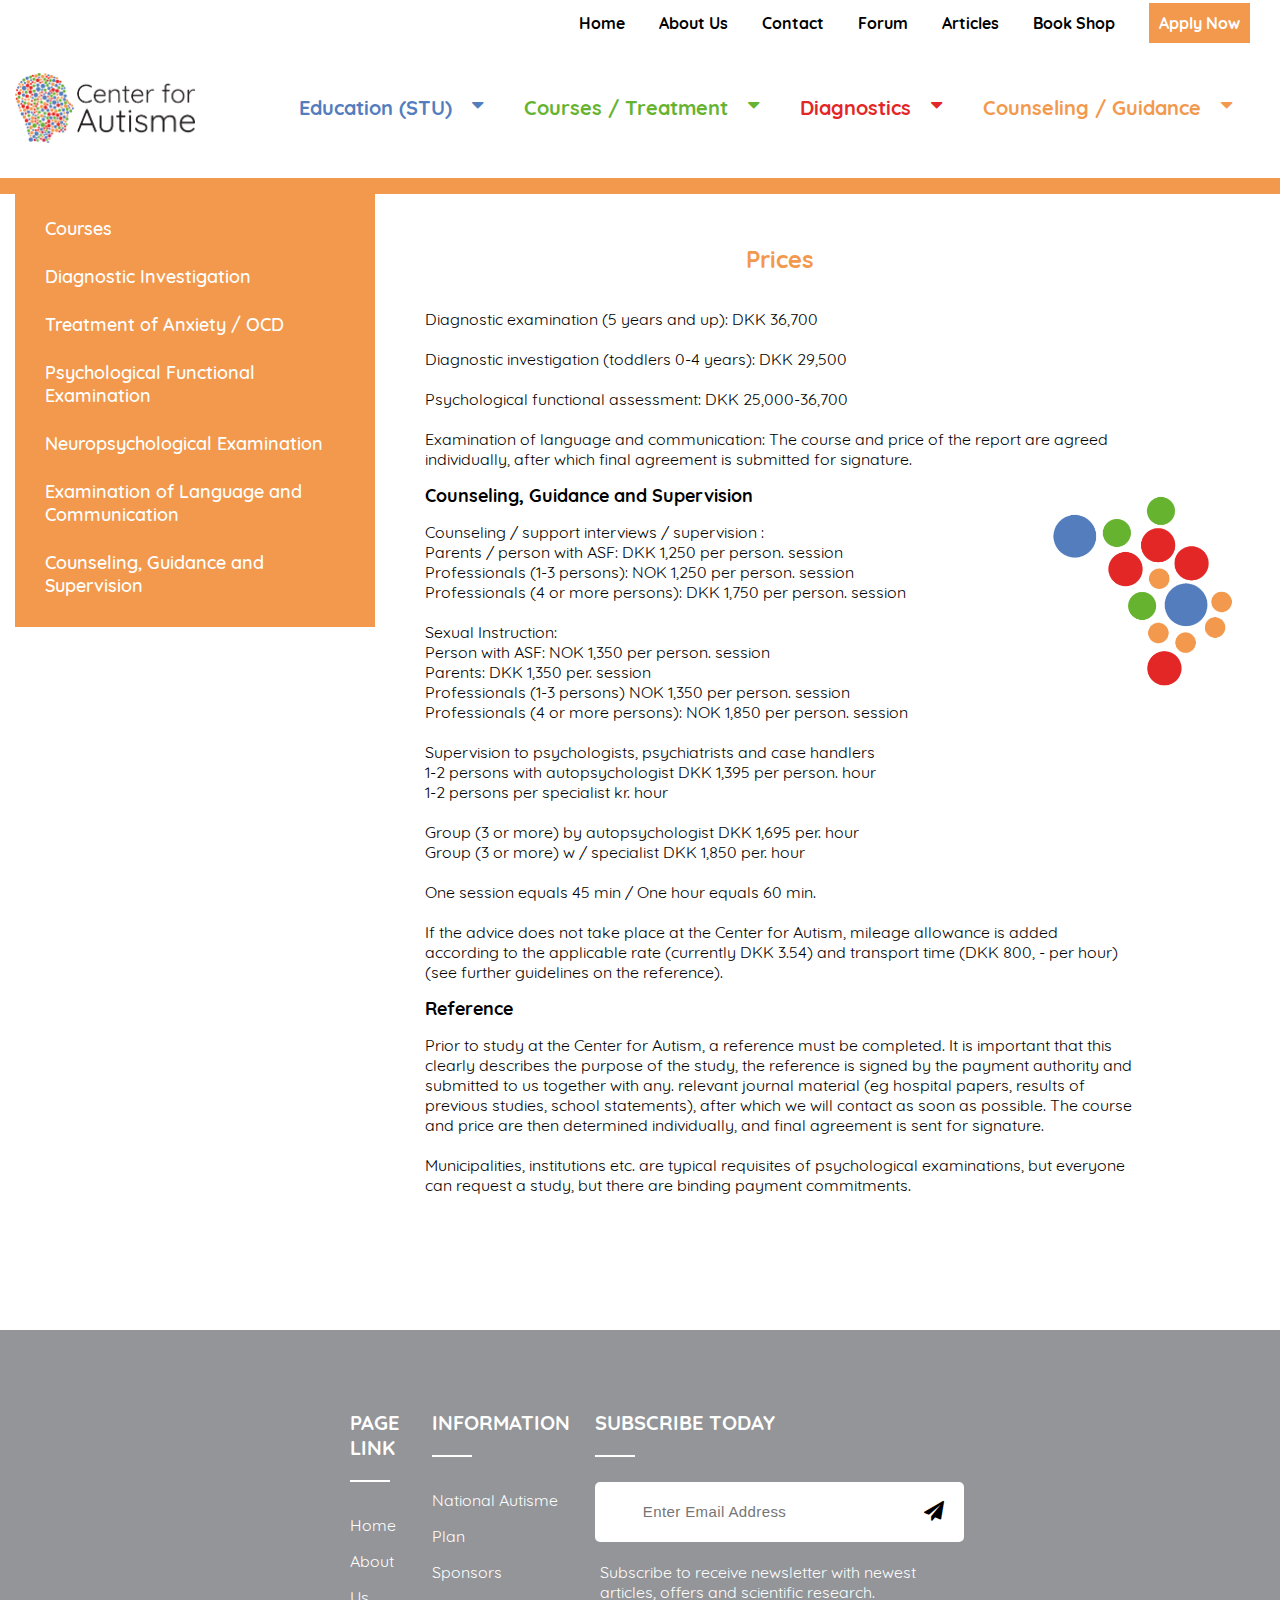
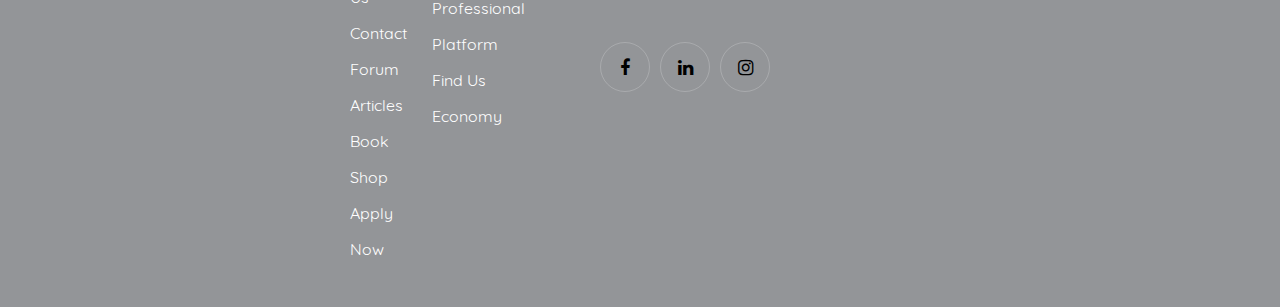
<file: apply_now.html>
<!doctype html>
<html>
<head>
<meta charset="utf-8">
	<meta name="ROBOTS" content="NOINDEX, NOFOLLOW">
<meta content="width=device-width, initial-scale=1" name="viewport"/>
<title>Apply Now</title>
<link href="main.css" rel="stylesheet" type="text/css">
    <link rel="stylesheet" href="https://cdnjs.cloudflare.com/ajax/libs/font-awesome/4.7.0/css/font-awesome.min.css">
	<link href="style_mob_menu.css" rel="stylesheet" type="text/css">
	
	
	<script>
	function openCity_2(evt, cityName) {
	var i, tabcontent, tablinks;
	document.getElementById("defaultOpen").click();
	tabcontent = document.getElementsByClassName("tabcontent");
	for (i = 0; i < tabcontent.length; i++) {
	tabcontent[i].style.display = "none";
	}
	tablinks = document.getElementsByClassName("tablinks");
	for (i = 0; i < tablinks.length; i++) {
	tablinks[i].className = tablinks[i].className.replace(" active", "");
	}
	document.getElementById(cityName).style.display = "block";
	evt.currentTarget.className += " active";

}

// Get the element with id="defaultOpen" and click on it
document.getElementById("defaultOpen").click();
	
	
	</script>
</head>

<body class="applynow-dots1">
    
  <!-- TOP BAR -->
    <nav class="bar">
    <section class="topbar">
            <article class="container">
                <div class="row">
                    
                    <section class="radecek">
                        <ul class="navigation navigation-right list-inline pull-right">
                                
								<li><a href="#" class="toplink">Home</a></li>
                                <li><a href="about_section.html" class="toplink">About Us</a></li> <!-- class="top_new active" predtym -->
                                <li><a href="Contact.html" class="toplink">Contact</a></li>
                                <li><a href="https://www.reddit.com/" target="_blank" class="toplink">Forum</a></li>
                                <li><a href="articles.html" class="toplink">Articles</a></li>
								<li><a href="https://www.centerforautisme.dk/faglig-viden/boghandel/" class="toplink">Book Shop</a></li>
                                <li><a href="apply_now.html" class="toplink apply">Apply Now</a></li>
                        </ul>
                    </section>
                </div>
            </article>
        </section>
    
    
    <!-- MENU -->
        
        <section class="menucko">
            
        <a href="index.html" ><img src="CfA_Color&Black.png" class="logo" alt="logo"></a>
            
            <!-- BLUE -->
            
   <section class="dropdown">
    <button class="dropbtn">Education (STU)<em class="fa fa-caret-down outside"></em></button>
    <article class="dropdown-content"> 
      <main class="dropdown-container">
       
          <!-- FIRST DROPDOWN -->
          <div>
          <button class="sub-button-menu"><a href="education_stu.html#daily-aside">Daily Activity Offer<i class="fa fa-caret-down"></i></a></button>
              <button class="pod-insidelinko"><a href="education_stu.html#subjects-aside">Subjects and Teaching</a></button>
              <button class="pod-insidelinko"><a href="education_stu.html#scolarship-aside">Scholarship</a></button>
              <button class="pod-insidelinko"><a href="education_stu.html#intership-aside">Intership</a></button>
          </div>
              
       	<!-- Second DROPDOWN -->
        
          <div>
  <button class="sub-button-menu"><a href="">Practical Information<i class="fa fa-caret-down"></i></a></button>
              <button class="pod-insidelinko"><a href="education_stu.html#holidays-aside">Holidays at STU</a></button>
              <button class="pod-insidelinko"><a href="education_stu.html#protected-aside">Employment<i class="fa fa-caret-down inside"></i></a></button>
              <button class="insidelinko"><a href="education_stu.html#ikea-aside">IKEA Gentofte</a></button>
              <button class="insidelinko"><a href="education_stu.html#graphic-aside">Graphic Workshop</a></button>
              <button class="pod-insidelinko"><a href="education_stu.html#endatstu-aside">End at STU (release)</a></button>
          </div>
         
          
      </main>
    </article>
    </section> 
            
            <!-- GREEN -->
            
    <section class="dropdown2">
    <button class="dropbtn2">Courses / Treatment<em class="fa fa-caret-down outside"></em></button>
    <article class="dropdown-content2"> 
      <main class="dropdown-container2">
       
          <!-- FIRST DROPDOWN -->
          
              
            <div>
                <button class="sub-button-menu"><a href="courses.html#courses-aside">Courses and Enrollment<!--<i class="fa fa-caret-down inside"></i>--></a>
             <!-- <button class="pod-insidelinko"><a href="https://forms.gle/GTf1DxJe7orkh5SZ7" target="_blank">Apply Now</a></button> -->
             
                  </button>
                </div>
            <div>
                <button class="sub-button-menu"><a href="">Work Ability<br>Clarification<i class="fa fa-caret-down inside"></i></a>
              <button class="pod-insidelinko"><a href="courses.html#internal-aside">Internal</a></button>
              <button class="pod-insidelinko"><a href="courses.html#external-aside">External</a></button>
                  </button>
                </div>
              
              <button class="sub-button-menu"><a href="courses.html#business-aside">External Business Course</a></button>
              <button class="sub-button-menu"><a href="courses.html#particularly-aside">Particularly Special<br>Education with<br>Mentor and Coach</a></button>
              <button class="sub-button-menu"><a href="courses.html#ocd-aside">Treatment of Anxiety / OCD</a></button>
              
              
        
        
          
      </main>
    </article>
    </section> 
  
            <!-- RED -->
            
            
              <section class="dropdown3">
    <button class="dropbtn3">Diagnostics<em class="fa fa-caret-down outside"></em></button>
    <article class="dropdown-content3"> 
      <main class="dropdown-container3">
       
          <!-- FIRST DROPDOWN -->
          
		 
          <button class="sub-button-menu"><a href="diagnostics.html#diagnostic-aside">Diagnostic Investigation<br>and Clarification</a></button>
          
          <button class="sub-button-menu"><a href="diagnostics.html#psycho-aside">Psychological Functional<br>Examination</a></button>
          <button class="sub-button-menu"><a href="diagnostics.html#neuro-aside">Neuropsychological<br>Examination</a></button>
          <button class="sub-button-menu"><a href="diagnostics.html#language-aside">Examination of Language<br>and Communication</a></button>
		  <button class="sub-button-menu"><a href="diagnostics.html#pricesandref-aside">Prices and Referral</a></button>
    
      </main>
    </article>
    </section> 
            
            <!-- ORANGE -->
            
    <section class="dropdown4">
    <button class="dropbtn4">Counseling / Guidance<em class="fa fa-caret-down outside"></em></button>
    <article class="dropdown-content4"> 
      <main class="dropdown-container4">
       
          <!-- FIRST DROPDOWN -->
          
          <div class="item-a">
          <button class="sub-button-menu"><a href="#">Counseling, Guidance<br>and Supervision<i class="fa fa-caret-down inside"></i></a></button>
               <button class="pod-insidelinko"><a href="#">Parental Advisory</a></button>
              <button class="pod-insidelinko"><a href="#">Sexual Instructions</a></button>
              <button  class="pod-insidelinko"><a href="#">Psychoeducation / Support Sessions</a></button>
              <button class="pod-insidelinko"><a href="#">Phone Advice</a></button>
              <button class="pod-insidelinko"><a href="#">Supervison for Professionals</a></button>
              <button class="pod-insidelinko"><a href="apply_now.html">Apply Now</a></button>
          </div>
              <button class="sub-button-menu"><a href="#">Special Educational<br>Support and<br>Guidance</a></button>
          <button class="sub-button-menu"><a href="#">Business and<br>Educational Mentor</a></button>
          <button class="sub-button-menu"><a href="#">Inquiry on Teaching</a></button>
          <button class="sub-button-menu"><a href="#">Group Activities</a></button>
        </main>
          
          
      </article>
    </section>
			
			<!-- Koniec Menucko -->
    </section>
				<!-- Koniec Menucko a Top bar -->
            </nav>
    
	<!-- Mobile Menu -->
	
	

  <nav id="flexmenu">
    <div class="logo">
      <a href="index.html"><img src="CfA_Color&Black.png" alt="logo" class="logicko-mob"></a>
    </div>

      <!-- SUB PRODUCT  POVODNE BOLI LINKY TAKTO - <li><a href="#">Sub Product</a></li> IBA S JEDNOU PALICKOU HORE NIE S UVODZOVKAMI
                <ul>
                <li><a href="#">Sub Product</a></li>
                <li><a href="#">Sub Product</a></li>
                </ul> 
        -->
      
      
    <div id="mobile-toggle" class="button"></div>
    <ul id="main-menu">
      <li class="active"><a href="#"></a></li>
      <li><a href="#"></a></li> <!-- robi medzeru medzi logom a linkami NECHAJ TO TAM!!! -->
        
        <!-- 1st BUTTON -->
        
        
      <li><a href="#" class="blue-1" style="color: #547dbd !important">Education (STU)</a>
         <ul class="sub-menu">
            <li><a href="education_stu.html#daily-aside">Daily Activity Offer</a>
             
                <li><a href="education_stu.html#subjects-aside" class="underneath">Subjects and Teaching</a></li>
                <li><a href="education_stu.html#scolarship-aside" class="underneath">Scholarship</a></li>
                 <li><a href="education_stu.html#intership-aside" class="underneath">Intership</a></li>
             
             </li>
             
             <li><a href="#">Practical Information</a>
             
                <li><a href="education_stu.html#holidays-aside" class="underneath">Holidays at STU</a></li>
                <li><a href="education_stu.html#protected-aside" class="underneath">Employment</a></li>
                 <li><a href="education_stu.html#ikea-aside" class="underneath2">IKEA</a></li>
                 <li><a href="education_stu.html#graphic-aside" class="underneath2">Graphic Workshop</a></li>
                 <li><a href="education_stu.html#endatstu" class="underneath">End at STU</a></li>
           
             </li>
         </ul>
      </li>
        
        <!-- 2nd BUTTON -->
        
        
              <li><a href="#" class="green-1" style="color: #66b330 !important">Courses / Treatment</a>
         <ul class="sub-menu">
            <li><a href="courses.html#courses-aside">Courses and Enrollment</a></li>
			<!-- <li><a href="https://forms.gle/GTf1DxJe7orkh5SZ7" class="underneath" target="_blank">Apply Now</a></li> -->
             <li><a href="#">Work Ability Clarification</a></li>
                 <li><a href="courses.html#internal-aside" class="underneath">Internal</a></li>
                 <li><a href="courses.html#external-aside" class="underneath">External</a></li>
            <li><a href="courses.html#business-aside">External Business Course</a></li>
             <li><a href="courses.html#particularly-aside">Particularly Special Education<br>with Mentor and Coach</a></li>
             <li><a href="courses.html#ocd-aside">Treatment of Anxiety / OCD</a></li>
         </ul>
            </li>
                  
        <!-- 3rd BUTTON -->
        
        
                  <li><a href="#" class="red-1" style="color: #e32626 !important">Diagnostics</a>
         <ul class="sub-menu">
            <li><a href="diagnostics.html#diagnostic-aside">Diagnostic Investigation<br>and Clarification</a></li>
            <li><a href="diagnostics.html#psycho-aside">Psychological Functional Examination</a></li>
             <li><a href="diagnostics.html#neuro-aside">Neuropsychological Examination</a></li>
             <li><a href="diagnostics.html#language-aside">Examination of Language<br>and Communication</a></li>
			 <li><a href="diagnostics.html#pricesandref-aside">Prices and Referral</a></li>
         </ul>
      </li>
        
        <!-- 4th BUTTON -->
        
        
        <li><a href="#" class="orange-1" style="color: #f2994d !important">Counseling and Guidance</a>
         <ul class="sub-menu">
            <li><a href="#">Counseling, Guidance and Supervision</a>
             
                <li><a href="#" class="underneath">Parental Advisory</a></li>
                <li><a href="#" class="underneath">Sexual Instructions</a></li>
                 <li><a href="#" class="underneath">Psychoeducation / Support Sessions</a></li>
                <li><a href="#" class="underneath">Phone Advice</a></li>
                 <li><a href="#" class="underneath">Supervison for Professionals</a></li>
                <li><a href="#" class="underneath">Apply Now</a></li>
             
            </li>
            <li><a href="#">Special Educational Support<br>and Guidance</a></li>
             <li><a href="#">Business and Educational Mentor</a></li>
             <li><a href="#">Inquiry on Teaching</a></li>
             <li><a href="#">Group Activities</a></li>
         </ul>
      </li>
        <li><img src="linka.png" alt="line" class="linka-mob"></li>
      <li><a href="apply_now.html">Apply Now</a></li>
      <li><a href="index.html">Home</a></li>
		<li><a href="about_section.html">About Us</a></li>
        <li><a href="Contact.html">Contact</a></li>
      <li><a href="https://www.reddit.com/" target="_blank">Forum</a></li>
		<li><a href="articles.html">Articles</a></li>
		<li><a href="https://www.centerforautisme.dk/faglig-viden/boghandel/" target="_blank">Bookshop</a></li>
    </ul>
  </nav>
	
	


	
	

  
 
        
        
        
    <hr class="ciara" id="oranzovaciara">
    

      
  <section class="tabis-section">
    
<div class="tab applynow-dots2" id="tab-oranzovy">
	<button class="tablinks basic-btn-in-tab"><a href="https://forms.gle/GTf1DxJe7orkh5SZ7" target="_blank">Courses</a> </button> 
	<button class="tablinks basic-btn-in-tab" onclick="openCity(event, 'ceny-aside')" id="defaultOpen"><a href="forms/diagnosticexa_form.docx" download>Diagnostic Investigation</a></button>
	<button class="tablinks basic-btn-in-tab"><a href="forms/langugageexa_form.docx" download>Treatment of Anxiety / OCD</a></button>
	<button class="tablinks basic-btn-in-tab"><a href="forms/psychofunction_form.docx" download>Psychological Functional Examination</a></button>
	<button class="tablinks basic-btn-in-tab"><a href="forms/neuropsych_form.docx" download>Neuropsychological Examination</a></button>
	<button class="tablinks basic-btn-in-tab"><a href="forms/langugageexa_form.docx" download>Examination of Language and Communication</a></button>
	<button class="tablinks basic-btn-in-tab" onclick="openCity(event, 'couns-aside')">Counseling, Guidance and<br>Supervision</button>
</div>

        
        <!-- Content -->
        
	  <article class="tab-texts">
	  <!-- Courses / Enrollement -->
	  
<article id="ceny-aside" class="tabcontent">
  <h3 class="heading orange-heading">Prices</h3>
            
	
	<p class="paragraph-inside">Diagnostic examination (5 years and up): DKK 36,700 <br><br>

 

Diagnostic investigation (toddlers 0-4 years): DKK 29,500 <br><br>

 

Psychological functional assessment: DKK 25,000-36,700<br><br>

 

Examination of language and communication: The course and price of the report are agreed individually, after which final agreement is submitted for signature.</p>
	
	<h4 class="heading-inside">Counseling, Guidance and Supervision</h4>
	
	<p class="paragraph-inside">Counseling / support interviews / supervision :<br>

Parents / person with ASF: DKK 1,250 per person. session<br>

Professionals (1-3 persons): NOK 1,250 per person. session<br>

Professionals (4 or more persons): DKK 1,750 per person. session<br><br>

 

Sexual Instruction:<br>

Person with ASF: NOK 1,350 per person. session<br>

Parents: DKK 1,350 per. session<br>

Professionals (1-3 persons) NOK 1,350 per person. session<br>

Professionals (4 or more persons): NOK 1,850 per person. session<br><br>

 

Supervision to psychologists, psychiatrists and case handlers <br>
1-2 persons with autopsychologist DKK 1,395 per person. hour <br>
1-2 persons per specialist kr. hour<br><br>

Group (3 or more) by autopsychologist DKK 1,695 per. hour <br>
Group (3 or more) w / specialist DKK 1,850 per. hour<br><br>

     

One session equals 45 min / One hour equals 60 min. <br><br>

 

If the advice does not take place at the Center for Autism, mileage allowance is added according to the applicable rate (currently DKK 3.54) and transport time (DKK 800, - per hour) (see further guidelines on the reference).</p>
	
	
	
	<h4 class="heading-inside">Reference</h4>
	
            <p class="paragraph-inside">Prior to study at the Center for Autism, a reference must be completed. It is important that this clearly describes the purpose of the study, the reference is signed by the payment authority and submitted to us together with any. relevant journal material (eg hospital papers, results of previous studies, school statements), after which we will contact as soon as possible. The course and price are then determined individually, and final agreement is sent for signature.<br><br>

 

Municipalities, institutions etc. are typical requisites of psychological examinations, but everyone can request a study, but there are binding payment commitments.<br><br>

				</p>
 
    
</article>
	  	  
</article>
	  

	  </section>

	
<!-- FOOTER -->
	
<footer class="footer">    
                            
		
                    <section class="services">
                        <article class="single_footer">
                            <h4>Page link</h4>
                            <ul>
								<li><a href="index.html">Home</a></li>
                                <li><a href="about_section.html">About Us</a></li>
                                <li><a href="Contact.html">Contact</a></li>
                                <li><a href="https://www.reddit.com/" target="_blank">Forum</a></li>
                                <li><a href="articles.html">Articles</a></li>
                                <li><a href="https://www.centerforautisme.dk/faglig-viden/boghandel/" target="_blank">Book Shop</a></li>
								<li><a href="apply_now.html">Apply Now</a></li>
                            </ul>
                        </article>
                    </section><!--- END COL --> 
                    <section class="pagelink">
                        <article class="single_footer single_footer_address">
                            <h4>Information</h4>
                            <ul>
                                <li><a href="https://www.centerforautisme.dk/media/218909/NAP_Lovgivning_web.pdf" target="_blank">National Autisme Plan</a></li>
                                <li><a href="https://www.protac.dk/" target="_blank">Sponsors</a></li>
                                <li><a href="https://www.centerforautisme.dk/media/250111/faglig_platform_2016.pdf" target="_blank">Professional Platform</a></li>
                                <li><a href="https://goo.gl/maps/AaJDgCvKRQJ95ycg9" target="_blank">Find Us</a></li>
								<li><a href="https://www.centerforautisme.dk/om-os/registreret-socialoekonomisk-virksomhed/" target="_blank">Economy</a></li>
                                
                            </ul>
                        </article>
                    </section><!--- END COL -->
                    <section class="newsletteris">
                        <article class="single_footer single_footer_address">
                            <h4>Subscribe today</h4>
                            <div class="signup_form">                           
                                <form action="#" class="subscribe">
                                    <input type="text" class="subscribe__input" placeholder="Enter Email Address">
                                    <button type="button" class="subscribe__btn"><i class="fa fa-paper-plane"></i></button>
                                </form>
                            </div>
                        </article>
						<p class="info-subs">Subscribe to receive newsletter with newest articles, offers and scientific research.</p>
                        <article class="social_profile">
                            <ul>
                                <li><a href="https://www.facebook.com/CenterForAutisme" target="_blank"><i class="fa fa-facebook-f"></i></a></li>
                                <li><a href="https://www.linkedin.com/company/center-for-autisme/" target="_blank"><i class="fa fa-linkedin"></i></a></li>
                                <li><a href="https://www.instagram.com/" target="_blank"><i class="fa fa-instagram"></i></a></li>
                            </ul>
                        </article>                          
                    </section><!--- END COL -->         
               
   
	
	
	</footer>

	
	
	
	
   <script src="http://cdnjs.cloudflare.com/ajax/libs/jquery/2.1.3/jquery.min.js"></script>
<script src="index_custom.js"></script>

    
    
    <!-- JAVASCRIPT DROPDOWN -->
    
    <script>
/* Loop through all dropdown buttons to toggle between hiding and showing its dropdown content - This allows the user to have multiple dropdowns without any conflict */
        
        /* DROPDOWN */
var dropdown = document.getElementsByClassName("dropdown-btn");
var i;

for (i = 0; i < dropdown.length; i++) {
  dropdown[i].addEventListener("click", function() {
  this.classList.toggle("active");
  var dropdownContent = this.nextElementSibling;
  if (dropdownContent.style.display === "block") {
  dropdownContent.style.display = "none";
  } else {
  dropdownContent.style.display = "block";
  }
  });
}
        
        /* BANNER */
        
        var slideIndex = 0;
showSlides();

function showSlides() {
  var i;
  var slides = document.getElementsByClassName("mySlides");
  for (i = 0; i < slides.length; i++) {
    slides[i].style.display = "none"; 
  }
  slideIndex++;
  if (slideIndex > slides.length) {slideIndex = 1} 
  slides[slideIndex-1].style.display = "block"; 
  setTimeout(showSlides, 4000); // Change image every 2 seconds
}
        
        /* TABY */
        
        function openCity(evt, cityName) {
  var i, tabcontent, tablinks;
  tabcontent = document.getElementsByClassName("tabcontent");
  for (i = 0; i < tabcontent.length; i++) {
    tabcontent[i].style.display = "none";
  }
  tablinks = document.getElementsByClassName("tablinks");
  for (i = 0; i < tablinks.length; i++) {
    tablinks[i].className = tablinks[i].className.replace(" active", "");
  }
  document.getElementById(cityName).style.display = "block";
  evt.currentTarget.className += " active";
}

// Get the element with id="defaultOpen" and click on it
document.getElementById("defaultOpen").click();
        
        
        
</script>
    
    
</body>
</html>
</file>
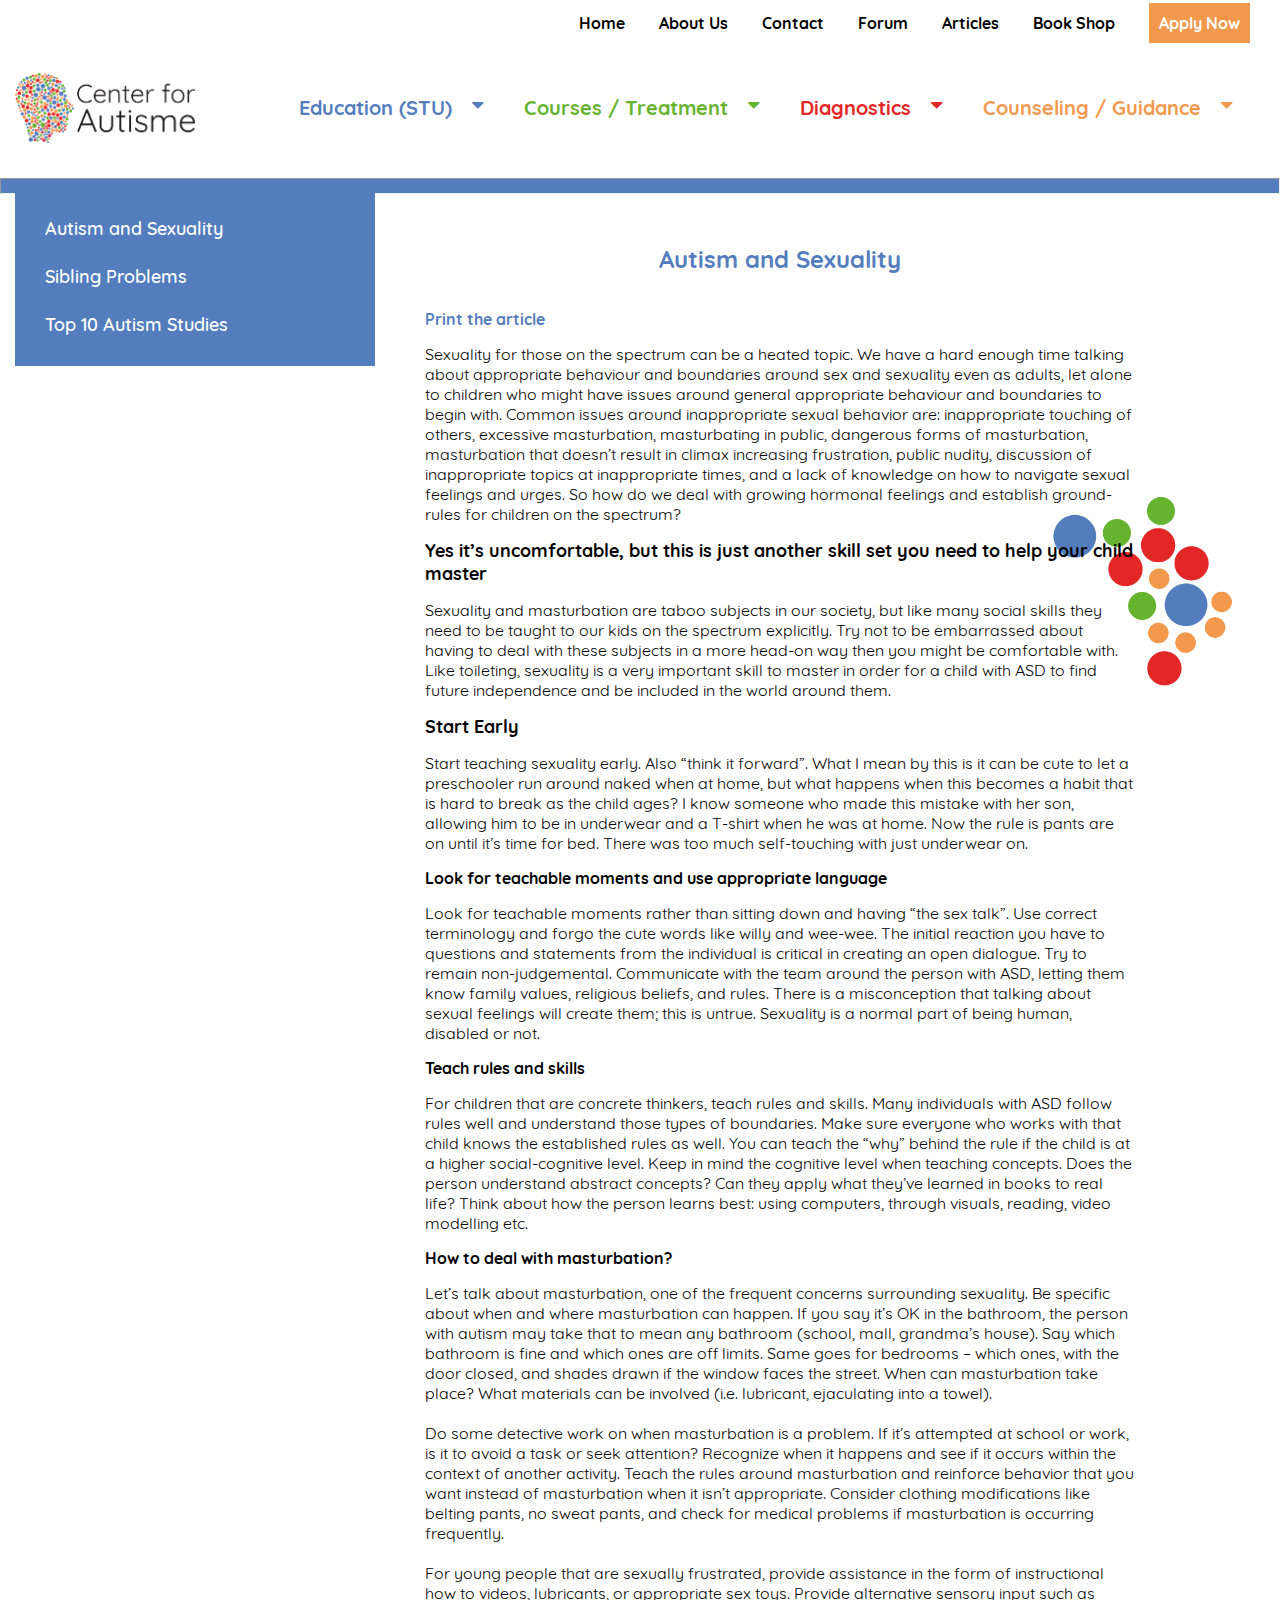
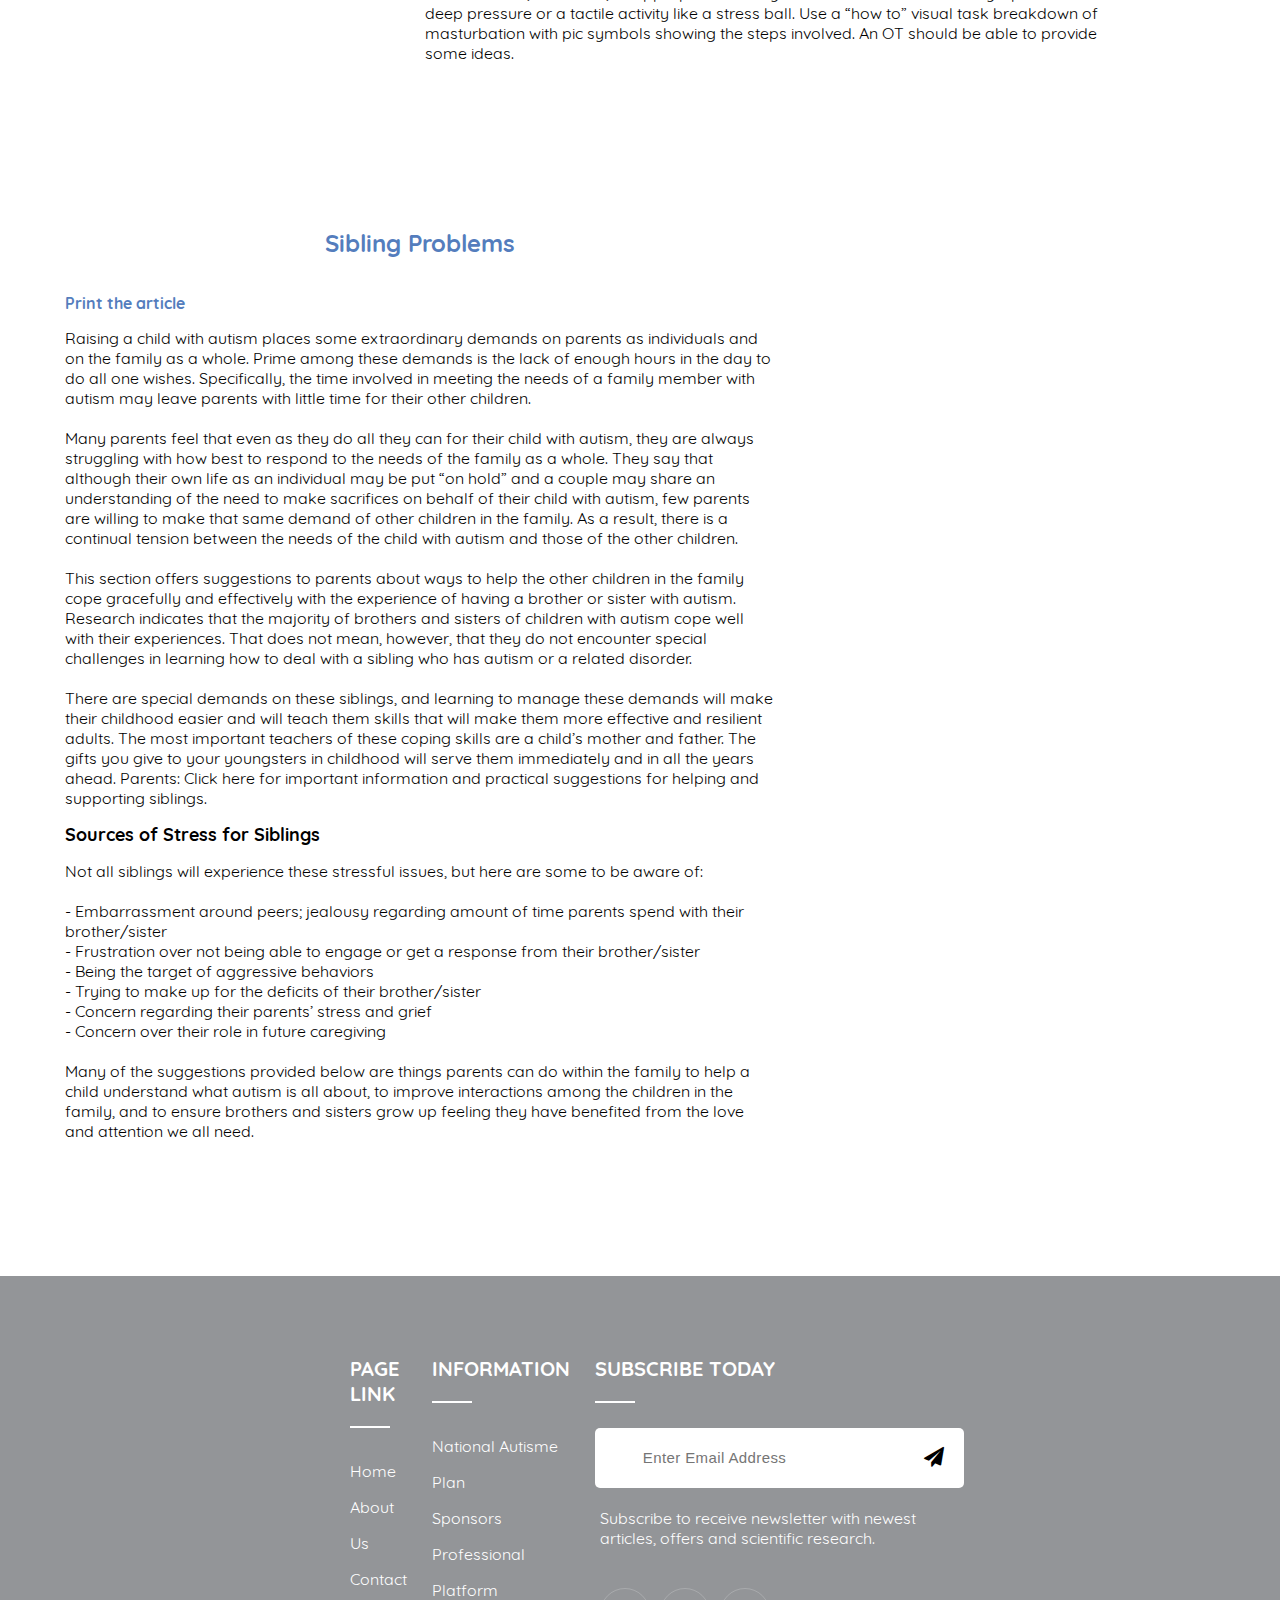
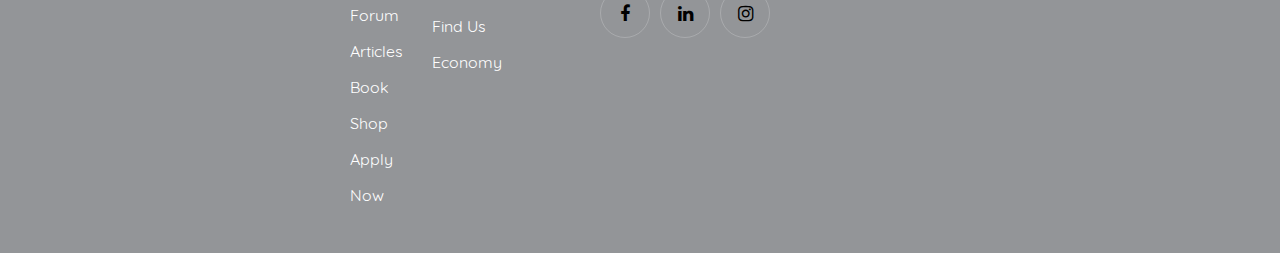
<file: articles.html>
<!doctype html>
<html>
<head>
<meta charset="utf-8">
	<meta name="ROBOTS" content="NOINDEX, NOFOLLOW">
<meta content="width=device-width, initial-scale=1" name="viewport"/>
<title>Articles</title>
<link href="main.css" rel="stylesheet" type="text/css">
    <link rel="stylesheet" href="https://cdnjs.cloudflare.com/ajax/libs/font-awesome/4.7.0/css/font-awesome.min.css">
	<link href="style_mob_menu.css" rel="stylesheet" type="text/css">
	
	
	<script>
	function openCity_2(evt, cityName) {
	var i, tabcontent, tablinks;
	document.getElementById("defaultOpen").click();
	tabcontent = document.getElementsByClassName("tabcontent");
	for (i = 0; i < tabcontent.length; i++) {
	tabcontent[i].style.display = "none";
	}
	tablinks = document.getElementsByClassName("tablinks");
	for (i = 0; i < tablinks.length; i++) {
	tablinks[i].className = tablinks[i].className.replace(" active", "");
	}
	document.getElementById(cityName).style.display = "block";
	evt.currentTarget.className += " active";

}

// Get the element with id="defaultOpen" and click on it
document.getElementById("defaultOpen").click();
	
	
	</script>
</head>

<body class="applynow-dots1">
    
  <!-- TOP BAR -->
    <nav class="bar">
    <section class="topbar">
            <article class="container">
                <div class="row">
                    
                    <section class="radecek">
                        <ul class="navigation navigation-right list-inline pull-right">
                                
								<li><a href="#" class="toplink">Home</a></li>
                                <li><a href="about_section.html" class="toplink">About Us</a></li> <!-- class="top_new active" predtym -->
                                <li><a href="Contact.html" class="toplink">Contact</a></li>
                                <li><a href="https://www.reddit.com/" target="_blank" class="toplink">Forum</a></li>
                                <li><a href="articles.html" class="toplink">Articles</a></li>
								<li><a href="https://www.centerforautisme.dk/faglig-viden/boghandel/" class="toplink">Book Shop</a></li>
                                <li><a href="apply_now.html" class="toplink apply">Apply Now</a></li>
                        </ul>
                    </section>
                </div>
            </article>
        </section>
    
    
    <!-- MENU -->
        
        <section class="menucko">
            
        <a href="index.html" ><img src="CfA_Color&Black.png" class="logo" alt="logo"></a>
            
            <!-- BLUE -->
            
   <section class="dropdown">
    <button class="dropbtn">Education (STU)<em class="fa fa-caret-down outside"></em></button>
    <article class="dropdown-content"> 
      <main class="dropdown-container">
       
          <!-- FIRST DROPDOWN -->
          <div>
          <button class="sub-button-menu"><a href="education_stu.html#daily-aside">Daily Activity Offer<i class="fa fa-caret-down"></i></a></button>
              <button class="pod-insidelinko"><a href="education_stu.html#subjects-aside">Subjects and Teaching</a></button>
              <button class="pod-insidelinko"><a href="education_stu.html#scolarship-aside">Scholarship</a></button>
              <button class="pod-insidelinko"><a href="education_stu.html#intership-aside">Intership</a></button>
          </div>
              
       	<!-- Second DROPDOWN -->
        
          <div>
  <button class="sub-button-menu"><a href="">Practical Information<i class="fa fa-caret-down"></i></a></button>
              <button class="pod-insidelinko"><a href="education_stu.html#holidays-aside">Holidays at STU</a></button>
              <button class="pod-insidelinko"><a href="education_stu.html#protected-aside">Employment<i class="fa fa-caret-down inside"></i></a></button>
              <button class="insidelinko"><a href="education_stu.html#ikea-aside">IKEA Gentofte</a></button>
              <button class="insidelinko"><a href="education_stu.html#graphic-aside">Graphic Workshop</a></button>
              <button class="pod-insidelinko"><a href="education_stu.html#endatstu-aside">End at STU (release)</a></button>
          </div>
         
          
      </main>
    </article>
    </section> 
            
            <!-- GREEN -->
            
    <section class="dropdown2">
    <button class="dropbtn2">Courses / Treatment<em class="fa fa-caret-down outside"></em></button>
    <article class="dropdown-content2"> 
      <main class="dropdown-container2">
       
          <!-- FIRST DROPDOWN -->
          
              
            <div>
                <button class="sub-button-menu"><a href="courses.html#courses-aside">Courses and Enrollment<!--<i class="fa fa-caret-down inside"></i>--></a>
             <!-- <button class="pod-insidelinko"><a href="https://forms.gle/GTf1DxJe7orkh5SZ7" target="_blank">Apply Now</a></button> -->
             
                  </button>
                </div>
            <div>
                <button class="sub-button-menu"><a href="">Work Ability<br>Clarification<i class="fa fa-caret-down inside"></i></a>
              <button class="pod-insidelinko"><a href="courses.html#internal-aside">Internal</a></button>
              <button class="pod-insidelinko"><a href="courses.html#external-aside">External</a></button>
                  </button>
                </div>
              
              <button class="sub-button-menu"><a href="courses.html#business-aside">External Business Course</a></button>
              <button class="sub-button-menu"><a href="courses.html#particularly-aside">Particularly Special<br>Education with<br>Mentor and Coach</a></button>
              <button class="sub-button-menu"><a href="courses.html#ocd-aside">Treatment of Anxiety / OCD</a></button>
              
              
        
        
          
      </main>
    </article>
    </section> 
  
            <!-- RED -->
            
            
              <section class="dropdown3">
    <button class="dropbtn3">Diagnostics<em class="fa fa-caret-down outside"></em></button>
    <article class="dropdown-content3"> 
      <main class="dropdown-container3">
       
          <!-- FIRST DROPDOWN -->
          
		 
          <button class="sub-button-menu"><a href="diagnostics.html#diagnostic-aside">Diagnostic Investigation<br>and Clarification</a></button>
          
          <button class="sub-button-menu"><a href="diagnostics.html#psycho-aside">Psychological Functional<br>Examination</a></button>
          <button class="sub-button-menu"><a href="diagnostics.html#neuro-aside">Neuropsychological<br>Examination</a></button>
          <button class="sub-button-menu"><a href="diagnostics.html#language-aside">Examination of Language<br>and Communication</a></button>
		  <button class="sub-button-menu"><a href="diagnostics.html#pricesandref-aside">Prices and Referral</a></button>
    
      </main>
    </article>
    </section> 
            
            <!-- ORANGE -->
            
    <section class="dropdown4">
    <button class="dropbtn4">Counseling / Guidance<em class="fa fa-caret-down outside"></em></button>
    <article class="dropdown-content4"> 
      <main class="dropdown-container4">
       
          <!-- FIRST DROPDOWN -->
          
          <div class="item-a">
          <button class="sub-button-menu"><a href="#">Counseling, Guidance<br>and Supervision<i class="fa fa-caret-down inside"></i></a></button>
               <button class="pod-insidelinko"><a href="#">Parental Advisory</a></button>
              <button class="pod-insidelinko"><a href="#">Sexual Instructions</a></button>
              <button  class="pod-insidelinko"><a href="#">Psychoeducation / Support Sessions</a></button>
              <button class="pod-insidelinko"><a href="#">Phone Advice</a></button>
              <button class="pod-insidelinko"><a href="#">Supervison for Professionals</a></button>
              <button class="pod-insidelinko"><a href="apply_now.html">Apply Now</a></button>
          </div>
              <button class="sub-button-menu"><a href="#">Special Educational<br>Support and<br>Guidance</a></button>
          <button class="sub-button-menu"><a href="#">Business and<br>Educational Mentor</a></button>
          <button class="sub-button-menu"><a href="#">Inquiry on Teaching</a></button>
          <button class="sub-button-menu"><a href="#">Group Activities</a></button>
        </main>
          
          
      </article>
    </section>
			
			<!-- Koniec Menucko -->
    </section>
				<!-- Koniec Menucko a Top bar -->
            </nav>
    
	<!-- Mobile Menu -->
	
	

  <nav id="flexmenu">
    <div class="logo">
      <a href="index.html"><img src="CfA_Color&Black.png" alt="logo" class="logicko-mob"></a>
    </div>

      <!-- SUB PRODUCT  POVODNE BOLI LINKY TAKTO - <li><a href="#">Sub Product</a></li> IBA S JEDNOU PALICKOU HORE NIE S UVODZOVKAMI
                <ul>
                <li><a href="#">Sub Product</a></li>
                <li><a href="#">Sub Product</a></li>
                </ul> 
        -->
      
      
    <div id="mobile-toggle" class="button"></div>
    <ul id="main-menu">
      <li class="active"><a href="#"></a></li>
      <li><a href="#"></a></li> <!-- robi medzeru medzi logom a linkami NECHAJ TO TAM!!! -->
        
        <!-- 1st BUTTON -->
        
        
      <li><a href="#" class="blue-1" style="color: #547dbd !important">Education (STU)</a>
         <ul class="sub-menu">
            <li><a href="education_stu.html#daily-aside">Daily Activity Offer</a>
             
                <li><a href="education_stu.html#subjects-aside" class="underneath">Subjects and Teaching</a></li>
                <li><a href="education_stu.html#scolarship-aside" class="underneath">Scholarship</a></li>
                 <li><a href="education_stu.html#intership-aside" class="underneath">Intership</a></li>
             
             </li>
             
             <li><a href="#">Practical Information</a>
             
                <li><a href="education_stu.html#holidays-aside" class="underneath">Holidays at STU</a></li>
                <li><a href="education_stu.html#protected-aside" class="underneath">Employment</a></li>
                 <li><a href="education_stu.html#ikea-aside" class="underneath2">IKEA</a></li>
                 <li><a href="education_stu.html#graphic-aside" class="underneath2">Graphic Workshop</a></li>
                 <li><a href="education_stu.html#endatstu" class="underneath">End at STU</a></li>
           
             </li>
         </ul>
      </li>
        
        <!-- 2nd BUTTON -->
        
        
              <li><a href="#" class="green-1" style="color: #66b330 !important">Courses / Treatment</a>
         <ul class="sub-menu">
            <li><a href="courses.html#courses-aside">Courses and Enrollment</a></li>
			<!-- <li><a href="https://forms.gle/GTf1DxJe7orkh5SZ7" class="underneath" target="_blank">Apply Now</a></li> -->
             <li><a href="#">Work Ability Clarification</a></li>
                 <li><a href="courses.html#internal-aside" class="underneath">Internal</a></li>
                 <li><a href="courses.html#external-aside" class="underneath">External</a></li>
            <li><a href="courses.html#business-aside">External Business Course</a></li>
             <li><a href="courses.html#particularly-aside">Particularly Special Education<br>with Mentor and Coach</a></li>
             <li><a href="courses.html#ocd-aside">Treatment of Anxiety / OCD</a></li>
         </ul>
            </li>
                  
        <!-- 3rd BUTTON -->
        
        
                  <li><a href="#" class="red-1" style="color: #e32626 !important">Diagnostics</a>
         <ul class="sub-menu">
            <li><a href="diagnostics.html#diagnostic-aside">Diagnostic Investigation<br>and Clarification</a></li>
            <li><a href="diagnostics.html#psycho-aside">Psychological Functional Examination</a></li>
             <li><a href="diagnostics.html#neuro-aside">Neuropsychological Examination</a></li>
             <li><a href="diagnostics.html#language-aside">Examination of Language<br>and Communication</a></li>
			 <li><a href="diagnostics.html#pricesandref-aside">Prices and Referral</a></li>
         </ul>
      </li>
        
        <!-- 4th BUTTON -->
        
        
        <li><a href="#" class="orange-1" style="color: #f2994d !important">Counseling and Guidance</a>
         <ul class="sub-menu">
            <li><a href="#">Counseling, Guidance and Supervision</a>
             
                <li><a href="#" class="underneath">Parental Advisory</a></li>
                <li><a href="#" class="underneath">Sexual Instructions</a></li>
                 <li><a href="#" class="underneath">Psychoeducation / Support Sessions</a></li>
                <li><a href="#" class="underneath">Phone Advice</a></li>
                 <li><a href="#" class="underneath">Supervison for Professionals</a></li>
                <li><a href="#" class="underneath">Apply Now</a></li>
             
            </li>
            <li><a href="#">Special Educational Support<br>and Guidance</a></li>
             <li><a href="#">Business and Educational Mentor</a></li>
             <li><a href="#">Inquiry on Teaching</a></li>
             <li><a href="#">Group Activities</a></li>
         </ul>
      </li>
        <li><img src="linka.png" alt="line" class="linka-mob"></li>
      <li><a href="apply_now.html">Apply Now</a></li>
      <li><a href="index.html">Home</a></li>
		<li><a href="about_section.html">About Us</a></li>
        <li><a href="Contact.html">Contact</a></li>
      <li><a href="https://www.reddit.com/" target="_blank">Forum</a></li>
		<li><a href="articles.html">Articles</a></li>
		<li><a href="https://www.centerforautisme.dk/faglig-viden/boghandel/" target="_blank">Bookshop</a></li>
    </ul>
  </nav>
	
	

	
	

  

	
	

  
        
        
    <hr class="ciara">
    

    <!--<hr class="ciara"> -->
        
  <section class="tabis-section">
    
<div class="tab">
  <button class="tablinks  basic-btn-in-tab" onclick="openCity(event, 'sexuality-aside')">Autism and Sexuality</button>
	<button class="tablinks  basic-btn-in-tab" onclick="openCity(event, 'siblings-aside')">Sibling Problems</button>
	<button class="tablinks  basic-btn-in-tab"><a href="https://www.autismspeaks.org/news/autism-speaks-names-top-ten-autism-studies-2018" target="_blank">Top 10 Autism Studies</a></button>
    
</div>

        
        <!-- Content -->
        
	  <article class="tab-texts">
	  <!-- Sexuality -->
	  
<article id="sexuality-aside" class="tabcontent">
  <h3 class="heading">Autism and Sexuality</h3>
	
	<a href="https://www.centerforautisme.dk/media/152149/autisme_og_seksualitet.pdf" target="_blank" class="download-article">Print the article</a>
            
            <p class="paragraph-inside">Sexuality for those on the spectrum can be a heated topic. We have a hard enough time talking about appropriate behaviour and boundaries around sex and sexuality even as adults, let alone to children who might have issues around general appropriate behaviour and boundaries to begin with. Common issues around inappropriate sexual behavior are: inappropriate touching of others, excessive masturbation, masturbating in public, dangerous forms of masturbation, masturbation that doesn’t result in climax increasing frustration, public nudity, discussion of inappropriate topics at inappropriate times, and a lack of knowledge on how to navigate sexual feelings and urges. So how do we deal with growing hormonal feelings and establish ground-rules for children on the spectrum?</p>
            
	<h4 class="heading-inside">Yes it’s uncomfortable, but this is just another skill set you need to help your child master</h4>
	
			<p class="paragraph-inside">Sexuality and masturbation are taboo subjects in our society, but like many social skills they need to be taught to our kids on the spectrum explicitly. Try not to be embarrassed about having to deal with these subjects in a more head-on way then you might be comfortable with. Like toileting, sexuality is a very important skill to master in order for a child with ASD to find future independence and be included in the world around them.</p>
	
			<h4 class="heading-inside">Start Early</h4>
	
			<p class="paragraph-inside">Start teaching sexuality early. Also “think it forward”. What I mean by this is it can be cute to let a preschooler run around naked when at home, but what happens when this becomes a habit that is hard to break as the child ages? I know someone who made this mistake with her son, allowing him to be in underwear and a T-shirt when he was at home. Now the rule is pants are on until it’s time for bed. There was too much self-touching with just underwear on.</p>
	
			<h4 class="paragraph-inside">Look for teachable moments and use appropriate language</h4>
	
			<p class="paragraph-inside">Look for teachable moments rather than sitting down and having “the sex talk”. Use correct terminology and forgo the cute words like willy and wee-wee. The initial reaction you have to questions and statements from the individual is critical in creating an open dialogue. Try to remain non-judgemental. Communicate with the team around the person with ASD, letting them know family values, religious beliefs, and rules. There is a misconception that talking about sexual feelings will create them; this is untrue. Sexuality is a normal part of being human, disabled or not.</p>
	
			<h4 class="paragraph-inside">Teach rules and skills</h4>
	
			<p class="paragraph-inside">For children that are concrete thinkers, teach rules and skills. Many individuals with ASD follow rules well and understand those types of boundaries. Make sure everyone who works with that child knows the established rules as well. You can teach the “why” behind the rule if the child is at a higher social-cognitive level. Keep in mind the cognitive level when teaching concepts. Does the person understand abstract concepts? Can they apply what they’ve learned in books to real life? Think about how the person learns best: using computers, through visuals, reading, video modelling etc.</p>
	
			<h4 class="paragraph-inside">How to deal with masturbation?</h4>
	
			<p class="paragraph-inside">Let’s talk about masturbation, one of the frequent concerns surrounding sexuality. Be specific about when and where masturbation can happen. If you say it’s OK in the bathroom, the person with autism may take that to mean any bathroom (school, mall, grandma’s house). Say which bathroom is fine and which ones are off limits. Same goes for bedrooms – which ones, with the door closed, and shades drawn if the window faces the street. When can masturbation take place? What materials can be involved (i.e. lubricant, ejaculating into a towel).<br><br>

Do some detective work on when masturbation is a problem. If it’s attempted at school or work, is it to avoid a task or seek attention? Recognize when it happens and see if it occurs within the context of another activity. Teach the rules around masturbation and reinforce behavior that you want instead of masturbation when it isn’t appropriate. Consider clothing modifications like belting pants, no sweat pants, and check for medical problems if masturbation is occurring frequently.<br><br>

For young people that are sexually frustrated, provide assistance in the form of instructional how to videos, lubricants, or appropriate sex toys. Provide alternative sensory input such as deep pressure or a tactile activity like a stress ball. Use a “how to” visual task breakdown of masturbation with pic symbols showing the steps involved. An OT should be able to provide some ideas.</p>
    
</article>
	  
	  
	 <!-- Siblings-->
	  
	  <article id="siblings-aside" class="tabcontent">
  <h3 class="heading">Sibling Problems</h3>
            
		  <a href="https://www.centerforautisme.dk/media/213864/N%C3%A5r%20b%C3%B8rn%20p%C3%A5tager%20sig%20for%C3%A6ldrerollen.pdf" target="_blank" class="download-article">Print the article</a>
            <p class="paragraph-inside">Raising a child with autism places some extraordinary demands on parents as individuals and on the family as a whole. Prime among these demands is the lack of enough hours in the day to do all one wishes. Specifically, the time involved in meeting the needs of a family member with autism may leave parents with little time for their other children.<br><br>

Many parents feel that even as they do all they can for their child with autism, they are always struggling with how best to respond to the needs of the family as a whole. They say that although their own life as an individual may be put “on hold” and a couple may share an understanding of the need to make sacrifices on behalf of their child with autism, few parents are willing to make that same demand of other children in the family. As a result, there is a continual tension between the needs of the child with autism and those of the other children.<br><br>

This section offers suggestions to parents about ways to help the other children in the family cope gracefully and effectively with the experience of having a brother or sister with autism. Research indicates that the majority of brothers and sisters of children with autism cope well with their experiences. That does not mean, however, that they do not encounter special challenges in learning how to deal with a sibling who has autism or a related disorder.<br><br>

There are special demands on these siblings, and learning to manage these demands will make their childhood easier and will teach them skills that will make them more effective and resilient adults. The most important teachers of these coping skills are a child’s mother and father. The gifts you give to your youngsters in childhood will serve them immediately and in all the years ahead. Parents: Click here for important information and practical suggestions for helping and supporting siblings.</p>
            
            <h4 class="heading-inside">Sources of Stress for Siblings</h4>
            
            <p class="paragraph-inside">Not all siblings will experience these stressful issues, but here are some to be aware of:<br><br>

- Embarrassment around peers; jealousy regarding amount of time parents spend with their brother/sister<br>
- Frustration over not being able to engage or get a response from their brother/sister<br>
- Being the target of aggressive behaviors<br>
- Trying to make up for the deficits of their brother/sister<br>
- Concern regarding their parents’ stress and grief<br>
- Concern over their role in future caregiving<br><br>
				
Many of the suggestions provided below are things parents can do within the family to help a child understand what autism is all about, to improve interactions among the children in the family, and to ensure brothers and sisters grow up feeling they have benefited from the love and attention we all need.</p><br>
		 
</article>
	  
	  
	  
	  
	  
	   
	    
	  
	  
</article>
	  
	  
	  
	  
	  
	  
	  

	  </section>
	  
	
<!-- FOOTER -->
	
<footer class="footer">    
                            
		
                    <section class="services">
                        <article class="single_footer">
                            <h4>Page link</h4>
                            <ul>
								<li><a href="index.html">Home</a></li>
                                <li><a href="about_section.html">About Us</a></li>
                                <li><a href="Contact.html">Contact</a></li>
                                <li><a href="https://www.reddit.com/" target="_blank">Forum</a></li>
                                <li><a href="articles.html">Articles</a></li>
                                <li><a href="https://www.centerforautisme.dk/faglig-viden/boghandel/" target="_blank">Book Shop</a></li>
								<li><a href="apply_now.html">Apply Now</a></li>
                            </ul>
                        </article>
                    </section><!--- END COL --> 
                    <section class="pagelink">
                        <article class="single_footer single_footer_address">
                            <h4>Information</h4>
                            <ul>
                                <li><a href="https://www.centerforautisme.dk/media/218909/NAP_Lovgivning_web.pdf" target="_blank">National Autisme Plan</a></li>
                                <li><a href="https://www.protac.dk/" target="_blank">Sponsors</a></li>
                                <li><a href="https://www.centerforautisme.dk/media/250111/faglig_platform_2016.pdf" target="_blank">Professional Platform</a></li>
                                <li><a href="https://goo.gl/maps/AaJDgCvKRQJ95ycg9" target="_blank">Find Us</a></li>
								<li><a href="https://www.centerforautisme.dk/om-os/registreret-socialoekonomisk-virksomhed/" target="_blank">Economy</a></li>
                                
                            </ul>
                        </article>
                    </section><!--- END COL -->
                    <section class="newsletteris">
                        <article class="single_footer single_footer_address">
                            <h4>Subscribe today</h4>
                            <div class="signup_form">                           
                                <form action="#" class="subscribe">
                                    <input type="text" class="subscribe__input" placeholder="Enter Email Address">
                                    <button type="button" class="subscribe__btn"><i class="fa fa-paper-plane"></i></button>
                                </form>
                            </div>
                        </article>
						<p class="info-subs">Subscribe to receive newsletter with newest articles, offers and scientific research.</p>
                        <article class="social_profile">
                            <ul>
                                <li><a href="https://www.facebook.com/CenterForAutisme" target="_blank"><i class="fa fa-facebook-f"></i></a></li>
                                <li><a href="https://www.linkedin.com/company/center-for-autisme/" target="_blank"><i class="fa fa-linkedin"></i></a></li>
                                <li><a href="https://www.instagram.com/" target="_blank"><i class="fa fa-instagram"></i></a></li>
                            </ul>
                        </article>                          
                    </section><!--- END COL -->         
               
   
	
	
	</footer>

	
	
	
	
   <script src="http://cdnjs.cloudflare.com/ajax/libs/jquery/2.1.3/jquery.min.js"></script>
<script src="index_custom.js"></script>

    <!-- JAVASCRIPT DROPDOWN -->
    
    <script>
/* Loop through all dropdown buttons to toggle between hiding and showing its dropdown content - This allows the user to have multiple dropdowns without any conflict */
        
        /* DROPDOWN */
var dropdown = document.getElementsByClassName("dropdown-btn");
var i;

for (i = 0; i < dropdown.length; i++) {
  dropdown[i].addEventListener("click", function() {
  this.classList.toggle("active");
  var dropdownContent = this.nextElementSibling;
  if (dropdownContent.style.display === "block") {
  dropdownContent.style.display = "none";
  } else {
  dropdownContent.style.display = "block";
  }
  });
}
        
        /* BANNER */
        
        var slideIndex = 0;
showSlides();

function showSlides() {
  var i;
  var slides = document.getElementsByClassName("mySlides");
  for (i = 0; i < slides.length; i++) {
    slides[i].style.display = "none"; 
  }
  slideIndex++;
  if (slideIndex > slides.length) {slideIndex = 1} 
  slides[slideIndex-1].style.display = "block"; 
  setTimeout(showSlides, 4000); // Change image every 2 seconds
}
        
        /* TABY */
        
        function openCity(evt, cityName) {
  var i, tabcontent, tablinks;
  tabcontent = document.getElementsByClassName("tabcontent");
  for (i = 0; i < tabcontent.length; i++) {
    tabcontent[i].style.display = "none";
  }
  tablinks = document.getElementsByClassName("tablinks");
  for (i = 0; i < tablinks.length; i++) {
    tablinks[i].className = tablinks[i].className.replace(" active", "");
  }
  document.getElementById(cityName).style.display = "block";
  evt.currentTarget.className += " active";
}

// Get the element with id="defaultOpen" and click on it
document.getElementById("defaultOpen").click();
        
        
</script>
    
    
</body>
</html>
</file>
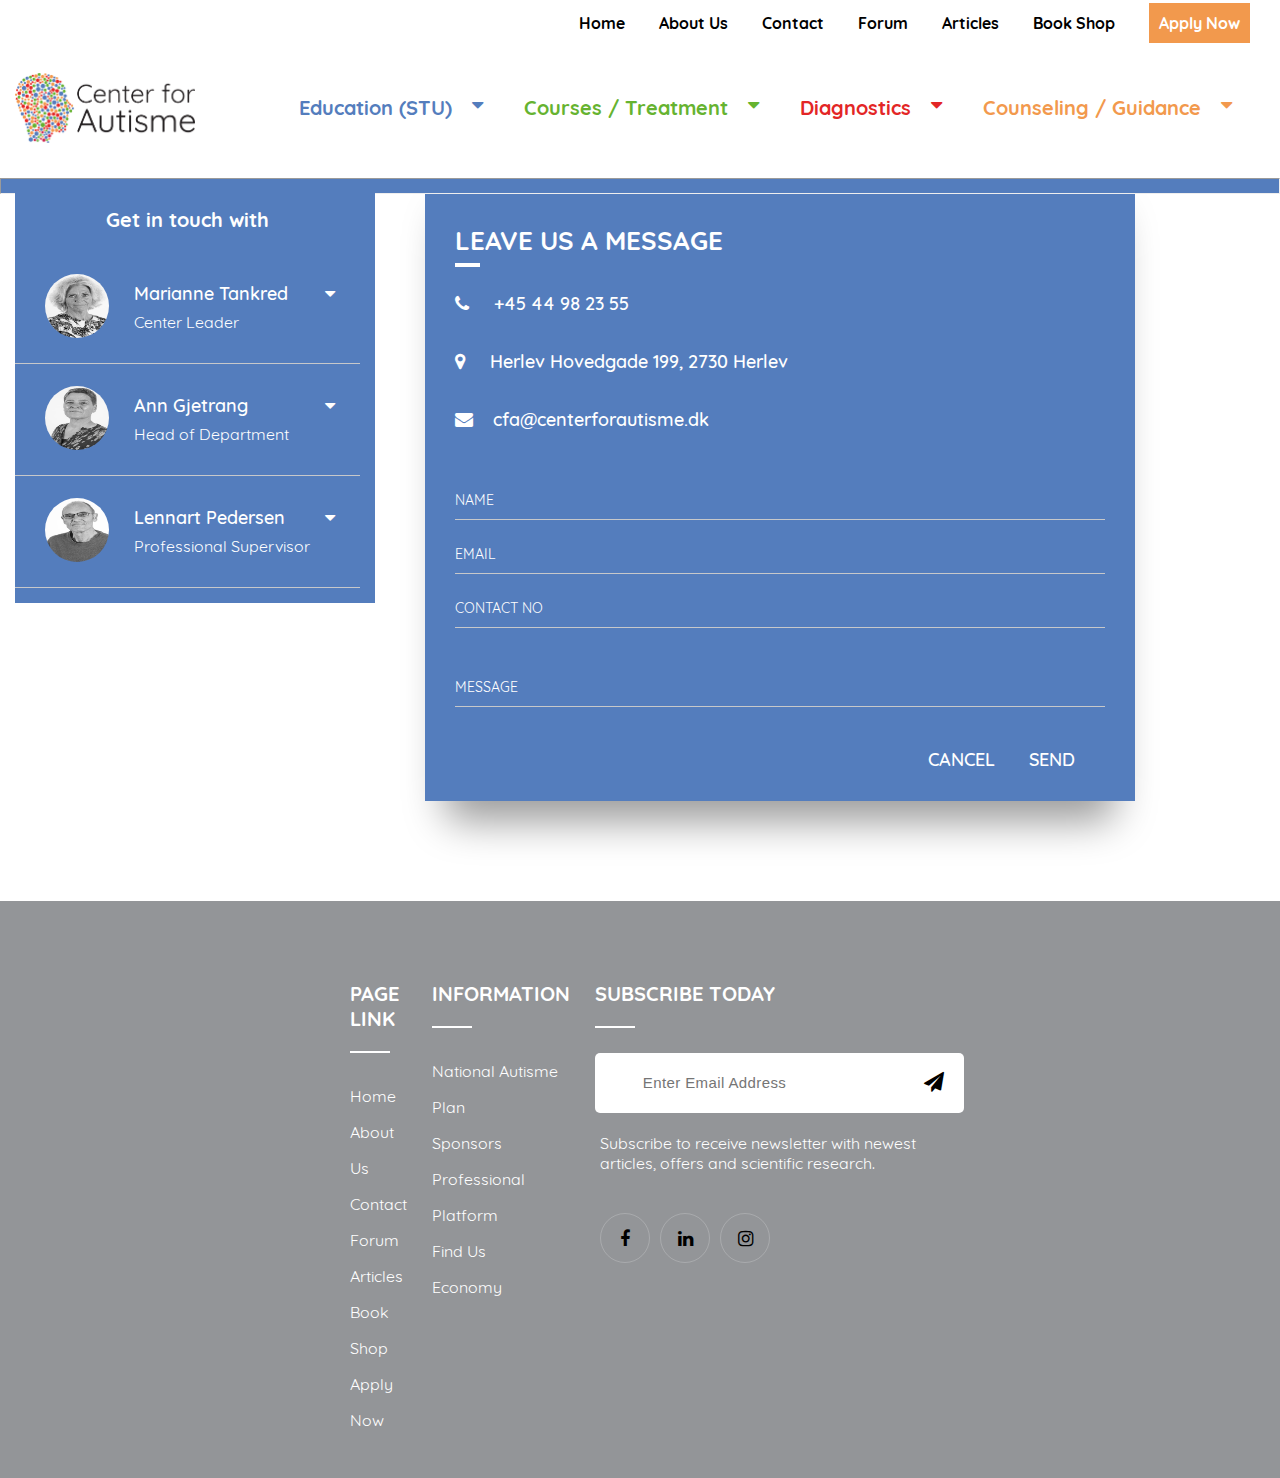
<file: Contact.html>
<!doctype html>
<html>
<head>
<meta charset="utf-8">
	<meta name="ROBOTS" content="NOINDEX, NOFOLLOW">
	<meta content="width=device-width, initial-scale=1" name="viewport"/>
<title>Contact</title>
	 <link rel="stylesheet" href="https://cdnjs.cloudflare.com/ajax/libs/font-awesome/4.7.0/css/font-awesome.min.css">
    <link href="main.css" rel="stylesheet" type="text/css">
	<link href="style_mob_menu.css" rel="stylesheet" type="text/css">
	
	
	<script>
	function openCity_2(evt, cityName) {
	var i, tabcontent, tablinks;
	document.getElementById("defaultOpen").click();
	tabcontent = document.getElementsByClassName("tabcontent");
	for (i = 0; i < tabcontent.length; i++) {
	tabcontent[i].style.display = "none";
	}
	tablinks = document.getElementsByClassName("tablinks");
	for (i = 0; i < tablinks.length; i++) {
	tablinks[i].className = tablinks[i].className.replace(" active", "");
	}
	document.getElementById(cityName).style.display = "block";
	evt.currentTarget.className += " active";

}

// Get the element with id="defaultOpen" and click on it
document.getElementById("defaultOpen").click();
	
	
	</script>
</head>

<body>
	
  <!-- TOP BAR -->
    <nav class="bar">
    <section class="topbar">
            <article class="container">
                <div class="row">
                    
                    <section class="radecek">
                        <ul class="navigation navigation-right list-inline pull-right">
                                
								<li><a href="#" class="toplink">Home</a></li>
                                <li><a href="about_section.html" class="toplink">About Us</a></li> <!-- class="top_new active" predtym -->
                                <li><a href="Contact.html" class="toplink">Contact</a></li>
                                <li><a href="https://www.reddit.com/" target="_blank" class="toplink">Forum</a></li>
                                <li><a href="articles.html" class="toplink">Articles</a></li>
								<li><a href="https://www.centerforautisme.dk/faglig-viden/boghandel/" class="toplink">Book Shop</a></li>
                                <li><a href="apply_now.html" class="toplink apply">Apply Now</a></li>
                        </ul>
                    </section>
                </div>
            </article>
        </section>
    
    
    <!-- MENU -->
        
        <section class="menucko">
            
        <a href="index.html" ><img src="CfA_Color&Black.png" class="logo" alt="logo"></a>
            
            <!-- BLUE -->
            
   <section class="dropdown">
    <button class="dropbtn">Education (STU)<em class="fa fa-caret-down outside"></em></button>
    <article class="dropdown-content"> 
      <main class="dropdown-container">
       
          <!-- FIRST DROPDOWN -->
          <div>
          <button class="sub-button-menu"><a href="education_stu.html#daily-aside">Daily Activity Offer<i class="fa fa-caret-down"></i></a></button>
              <button class="pod-insidelinko"><a href="education_stu.html#subjects-aside">Subjects and Teaching</a></button>
              <button class="pod-insidelinko"><a href="education_stu.html#scolarship-aside">Scholarship</a></button>
              <button class="pod-insidelinko"><a href="education_stu.html#intership-aside">Intership</a></button>
          </div>
              
       	<!-- Second DROPDOWN -->
        
          <div>
  <button class="sub-button-menu"><a href="">Practical Information<i class="fa fa-caret-down"></i></a></button>
              <button class="pod-insidelinko"><a href="education_stu.html#holidays-aside">Holidays at STU</a></button>
              <button class="pod-insidelinko"><a href="education_stu.html#protected-aside">Employment<i class="fa fa-caret-down inside"></i></a></button>
              <button class="insidelinko"><a href="education_stu.html#ikea-aside">IKEA Gentofte</a></button>
              <button class="insidelinko"><a href="education_stu.html#graphic-aside">Graphic Workshop</a></button>
              <button class="pod-insidelinko"><a href="education_stu.html#endatstu-aside">End at STU (release)</a></button>
          </div>
         
          
      </main>
    </article>
    </section> 
            
            <!-- GREEN -->
            
    <section class="dropdown2">
    <button class="dropbtn2">Courses / Treatment<em class="fa fa-caret-down outside"></em></button>
    <article class="dropdown-content2"> 
      <main class="dropdown-container2">
       
          <!-- FIRST DROPDOWN -->
          
              
            <div>
                <button class="sub-button-menu"><a href="courses.html#courses-aside">Courses and Enrollment<!--<i class="fa fa-caret-down inside"></i>--></a>
             <!-- <button class="pod-insidelinko"><a href="https://forms.gle/GTf1DxJe7orkh5SZ7" target="_blank">Apply Now</a></button> -->
             
                  </button>
                </div>
            <div>
                <button class="sub-button-menu"><a href="">Work Ability<br>Clarification<i class="fa fa-caret-down inside"></i></a>
              <button class="pod-insidelinko"><a href="courses.html#internal-aside">Internal</a></button>
              <button class="pod-insidelinko"><a href="courses.html#external-aside">External</a></button>
                  </button>
                </div>
              
              <button class="sub-button-menu"><a href="courses.html#business-aside">External Business Course</a></button>
              <button class="sub-button-menu"><a href="courses.html#particularly-aside">Particularly Special<br>Education with<br>Mentor and Coach</a></button>
              <button class="sub-button-menu"><a href="courses.html#ocd-aside">Treatment of Anxiety / OCD</a></button>
              
              
        
        
          
      </main>
    </article>
    </section> 
  
            <!-- RED -->
            
            
              <section class="dropdown3">
    <button class="dropbtn3">Diagnostics<em class="fa fa-caret-down outside"></em></button>
    <article class="dropdown-content3"> 
      <main class="dropdown-container3">
       
          <!-- FIRST DROPDOWN -->
          
		 
          <button class="sub-button-menu"><a href="diagnostics.html#diagnostic-aside">Diagnostic Investigation<br>and Clarification</a></button>
          
          <button class="sub-button-menu"><a href="diagnostics.html#psycho-aside">Psychological Functional<br>Examination</a></button>
          <button class="sub-button-menu"><a href="diagnostics.html#neuro-aside">Neuropsychological<br>Examination</a></button>
          <button class="sub-button-menu"><a href="diagnostics.html#language-aside">Examination of Language<br>and Communication</a></button>
		  <button class="sub-button-menu"><a href="diagnostics.html#pricesandref-aside">Prices and Referral</a></button>
    
      </main>
    </article>
    </section> 
            
            <!-- ORANGE -->
            
    <section class="dropdown4">
    <button class="dropbtn4">Counseling / Guidance<em class="fa fa-caret-down outside"></em></button>
    <article class="dropdown-content4"> 
      <main class="dropdown-container4">
       
          <!-- FIRST DROPDOWN -->
          
          <div class="item-a">
          <button class="sub-button-menu"><a href="#">Counseling, Guidance<br>and Supervision<i class="fa fa-caret-down inside"></i></a></button>
               <button class="pod-insidelinko"><a href="#">Parental Advisory</a></button>
              <button class="pod-insidelinko"><a href="#">Sexual Instructions</a></button>
              <button  class="pod-insidelinko"><a href="#">Psychoeducation / Support Sessions</a></button>
              <button class="pod-insidelinko"><a href="#">Phone Advice</a></button>
              <button class="pod-insidelinko"><a href="#">Supervison for Professionals</a></button>
              <button class="pod-insidelinko"><a href="apply_now.html">Apply Now</a></button>
          </div>
              <button class="sub-button-menu"><a href="#">Special Educational<br>Support and<br>Guidance</a></button>
          <button class="sub-button-menu"><a href="#">Business and<br>Educational Mentor</a></button>
          <button class="sub-button-menu"><a href="#">Inquiry on Teaching</a></button>
          <button class="sub-button-menu"><a href="#">Group Activities</a></button>
        </main>
          
          
      </article>
    </section>
			
			<!-- Koniec Menucko -->
    </section>
				<!-- Koniec Menucko a Top bar -->
            </nav>
    
	<!-- Mobile Menu -->
	
	

  <nav id="flexmenu">
    <div class="logo">
      <a href="index.html"><img src="CfA_Color&Black.png" alt="logo" class="logicko-mob"></a>
    </div>

      <!-- SUB PRODUCT  POVODNE BOLI LINKY TAKTO - <li><a href="#">Sub Product</a></li> IBA S JEDNOU PALICKOU HORE NIE S UVODZOVKAMI
                <ul>
                <li><a href="#">Sub Product</a></li>
                <li><a href="#">Sub Product</a></li>
                </ul> 
        -->
      
      
    <div id="mobile-toggle" class="button"></div>
    <ul id="main-menu">
      <li class="active"><a href="#"></a></li>
      <li><a href="#"></a></li> <!-- robi medzeru medzi logom a linkami NECHAJ TO TAM!!! -->
        
        <!-- 1st BUTTON -->
        
        
      <li><a href="#" class="blue-1" style="color: #547dbd !important">Education (STU)</a>
         <ul class="sub-menu">
            <li><a href="education_stu.html#daily-aside">Daily Activity Offer</a>
             
                <li><a href="education_stu.html#subjects-aside" class="underneath">Subjects and Teaching</a></li>
                <li><a href="education_stu.html#scolarship-aside" class="underneath">Scholarship</a></li>
                 <li><a href="education_stu.html#intership-aside" class="underneath">Intership</a></li>
             
             </li>
             
             <li><a href="#">Practical Information</a>
             
                <li><a href="education_stu.html#holidays-aside" class="underneath">Holidays at STU</a></li>
                <li><a href="education_stu.html#protected-aside" class="underneath">Employment</a></li>
                 <li><a href="education_stu.html#ikea-aside" class="underneath2">IKEA</a></li>
                 <li><a href="education_stu.html#graphic-aside" class="underneath2">Graphic Workshop</a></li>
                 <li><a href="education_stu.html#endatstu" class="underneath">End at STU</a></li>
           
             </li>
         </ul>
      </li>
        
        <!-- 2nd BUTTON -->
        
        
              <li><a href="#" class="green-1" style="color: #66b330 !important">Courses / Treatment</a>
         <ul class="sub-menu">
            <li><a href="courses.html#courses-aside">Courses and Enrollment</a></li>
			<!-- <li><a href="https://forms.gle/GTf1DxJe7orkh5SZ7" class="underneath" target="_blank">Apply Now</a></li> -->
             <li><a href="#">Work Ability Clarification</a></li>
                 <li><a href="courses.html#internal-aside" class="underneath">Internal</a></li>
                 <li><a href="courses.html#external-aside" class="underneath">External</a></li>
            <li><a href="courses.html#business-aside">External Business Course</a></li>
             <li><a href="courses.html#particularly-aside">Particularly Special Education<br>with Mentor and Coach</a></li>
             <li><a href="courses.html#ocd-aside">Treatment of Anxiety / OCD</a></li>
         </ul>
            </li>
                  
        <!-- 3rd BUTTON -->
        
        
                  <li><a href="#" class="red-1" style="color: #e32626 !important">Diagnostics</a>
         <ul class="sub-menu">
            <li><a href="diagnostics.html#diagnostic-aside">Diagnostic Investigation<br>and Clarification</a></li>
            <li><a href="diagnostics.html#psycho-aside">Psychological Functional Examination</a></li>
             <li><a href="diagnostics.html#neuro-aside">Neuropsychological Examination</a></li>
             <li><a href="diagnostics.html#language-aside">Examination of Language<br>and Communication</a></li>
			 <li><a href="diagnostics.html#pricesandref-aside">Prices and Referral</a></li>
         </ul>
      </li>
        
        <!-- 4th BUTTON -->
        
        
        <li><a href="#" class="orange-1" style="color: #f2994d !important">Counseling and Guidance</a>
         <ul class="sub-menu">
            <li><a href="#">Counseling, Guidance and Supervision</a>
             
                <li><a href="#" class="underneath">Parental Advisory</a></li>
                <li><a href="#" class="underneath">Sexual Instructions</a></li>
                 <li><a href="#" class="underneath">Psychoeducation / Support Sessions</a></li>
                <li><a href="#" class="underneath">Phone Advice</a></li>
                 <li><a href="#" class="underneath">Supervison for Professionals</a></li>
                <li><a href="#" class="underneath">Apply Now</a></li>
             
            </li>
            <li><a href="#">Special Educational Support<br>and Guidance</a></li>
             <li><a href="#">Business and Educational Mentor</a></li>
             <li><a href="#">Inquiry on Teaching</a></li>
             <li><a href="#">Group Activities</a></li>
         </ul>
      </li>
        <li><img src="linka.png" alt="line" class="linka-mob"></li>
      <li><a href="apply_now.html">Apply Now</a></li>
      <li><a href="index.html">Home</a></li>
		<li><a href="about_section.html">About Us</a></li>
        <li><a href="Contact.html">Contact</a></li>
      <li><a href="https://www.reddit.com/" target="_blank">Forum</a></li>
		<li><a href="articles.html">Articles</a></li>
		<li><a href="https://www.centerforautisme.dk/faglig-viden/boghandel/" target="_blank">Bookshop</a></li>
    </ul>
  </nav>
	
	

	

  

	
	

  
	

<hr class="ciara">

	<!--- Left side contant -->
	
	
	    <section class="contacto-section">
    
<div class="tab-contact">
	<h1 class="heading-in-contact-tab">Get in touch with</h1>
  <button class="dropdown-btn-contact"><img src="director.jpg" class="portretik"><p class="textik-v-contactbar">Marianne Tankred<em class="fa fa-caret-down sipka-contact"></em><br><p class="where-works">Center Leader</p></p></button>
    <div class="dropdown-container-inside-contact">
    <a href="#" class="vtom-contact"><i class="fa fa-phone"></i>44 98 23 55</a>
    <a href="#" class="vtom-contact"><i class="fa fa-envelope"></i>mtl@centerforautisme.dk</a>      
  </div>
    
	
	<!-- SECOND -->
	
	<button class="dropdown-btn-contact"><img src="ann.jpg" class="portretik"><p class="textik-v-contactbar">Ann Gjetrang<em class="fa fa-caret-down sipka-contact"></em><br><p class="where-works">Head of Department</p></p></button>
    <div class="dropdown-container-inside-contact">
    <a href="#" class="vtom-contact"><i class="fa fa-phone"></i>23 38 38 95</a>
    <a href="#" class="vtom-contact"><i class="fa fa-envelope"></i>ann@centerforautisme.dk</a>      
  </div>
	
	<!-- THIRD -->
	
	<button class="dropdown-btn-contact"><img src="lenny.jpg" class="portretik"><p class="textik-v-contactbar">Lennart Pedersen<em class="fa fa-caret-down sipka-contact"></em><br><p class="where-works">Professional Supervisor</p></p></button>
    <div class="dropdown-container-inside-contact">
    <a href="#" class="vtom-contact"><i class="fa fa-phone"></i>14 55 84 42</a>
    <a href="#" class="vtom-contact"><i class="fa fa-envelope"></i>lenn@centerforautisme.dk</a>      
  </div>
	
	
</div>

        
        <!-- Content -->
        
        
<div id="kont" class="tabcontent">
      <div class="main-contact">
      <div class="contact-body">
        <div class="contact-body-line-in-contact left">
          <div class="app-title">
            <span>LEAVE US A MESSAGE</span>
            
          </div>
			<div class="info-box-contact">
          <div class="app-contact"><i class="fa fa-phone"></i> +45 44 98 23 55</div>
			<div class="app-contact"><i class="fa fa-map-marker"></i>  Herlev Hovedgade 199, 2730 Herlev</div>
			<div class="app-contact"><i class="fa fa-envelope"></i>cfa@centerforautisme.dk</div></div>
        </div>
        <div class="contact-body-line-in-contact">
          <div class="app-form">
            <div class="app-form-group">
              <input class="app-form-control" placeholder="NAME">
            </div>
            <div class="app-form-group">
              <input class="app-form-control" placeholder="EMAIL">
            </div>
            <div class="app-form-group">
              <input class="app-form-control" placeholder="CONTACT NO">
            </div>
            <div class="app-form-group message">
              <input class="app-form-control" placeholder="MESSAGE">
            </div>
            <div class="app-form-group buttons">
              <button class="app-form-button">CANCEL</button>
              <button class="app-form-button">SEND</button>
            </div>
          </div>
        </div>
      </div>
    </div>
</div>

	  </section>
	  
	
<!-- FOOTER -->
	
<footer class="footer">    
                            
		
                    <section class="services">
                        <article class="single_footer">
                            <h4>Page link</h4>
                            <ul>
								<li><a href="index.html">Home</a></li>
                                <li><a href="about_section.html">About Us</a></li>
                                <li><a href="Contact.html">Contact</a></li>
                                <li><a href="https://www.reddit.com/" target="_blank">Forum</a></li>
                                <li><a href="articles.html">Articles</a></li>
                                <li><a href="https://www.centerforautisme.dk/faglig-viden/boghandel/" target="_blank">Book Shop</a></li>
								<li><a href="apply_now.html">Apply Now</a></li>
                            </ul>
                        </article>
                    </section><!--- END COL --> 
                    <section class="pagelink">
                        <article class="single_footer single_footer_address">
                            <h4>Information</h4>
                            <ul>
                                <li><a href="https://www.centerforautisme.dk/media/218909/NAP_Lovgivning_web.pdf" target="_blank">National Autisme Plan</a></li>
                                <li><a href="https://www.protac.dk/" target="_blank">Sponsors</a></li>
                                <li><a href="https://www.centerforautisme.dk/media/250111/faglig_platform_2016.pdf" target="_blank">Professional Platform</a></li>
                                <li><a href="https://goo.gl/maps/AaJDgCvKRQJ95ycg9" target="_blank">Find Us</a></li>
								<li><a href="https://www.centerforautisme.dk/om-os/registreret-socialoekonomisk-virksomhed/" target="_blank">Economy</a></li>
                                
                            </ul>
                        </article>
                    </section><!--- END COL -->
                    <section class="newsletteris">
                        <article class="single_footer single_footer_address">
                            <h4>Subscribe today</h4>
                            <div class="signup_form">                           
                                <form action="#" class="subscribe">
                                    <input type="text" class="subscribe__input" placeholder="Enter Email Address">
                                    <button type="button" class="subscribe__btn"><i class="fa fa-paper-plane"></i></button>
                                </form>
                            </div>
                        </article>
						<p class="info-subs">Subscribe to receive newsletter with newest articles, offers and scientific research.</p>
                        <article class="social_profile">
                            <ul>
                                <li><a href="https://www.facebook.com/CenterForAutisme" target="_blank"><i class="fa fa-facebook-f"></i></a></li>
                                <li><a href="https://www.linkedin.com/company/center-for-autisme/" target="_blank"><i class="fa fa-linkedin"></i></a></li>
                                <li><a href="https://www.instagram.com/" target="_blank"><i class="fa fa-instagram"></i></a></li>
                            </ul>
                        </article>                          
                    </section><!--- END COL -->         
               
   
	
	
	</footer>

	
	
	
	
   <script src="http://cdnjs.cloudflare.com/ajax/libs/jquery/2.1.3/jquery.min.js"></script>
<script src="index_custom.js"></script>

    
    <!-- JAVASCRIPT DROPDOWN -->
    
    <script>
/* Loop through all dropdown buttons to toggle between hiding and showing its dropdown content - This allows the user to have multiple dropdowns without any conflict */
        
        /* DROPDOWN */
var dropdown = document.getElementsByClassName("dropdown-btn-contact");
var i;

for (i = 0; i < dropdown.length; i++) {
  dropdown[i].addEventListener("click", function() {
  this.classList.toggle("active");
  var dropdownContent = this.nextElementSibling;
  if (dropdownContent.style.display === "block") {
  dropdownContent.style.display = "none";
  } else {
  dropdownContent.style.display = "block";
  }
  });
}
             
        /* TABY */
        
        
        
        
        
</script>
</body>
</html>
</file>
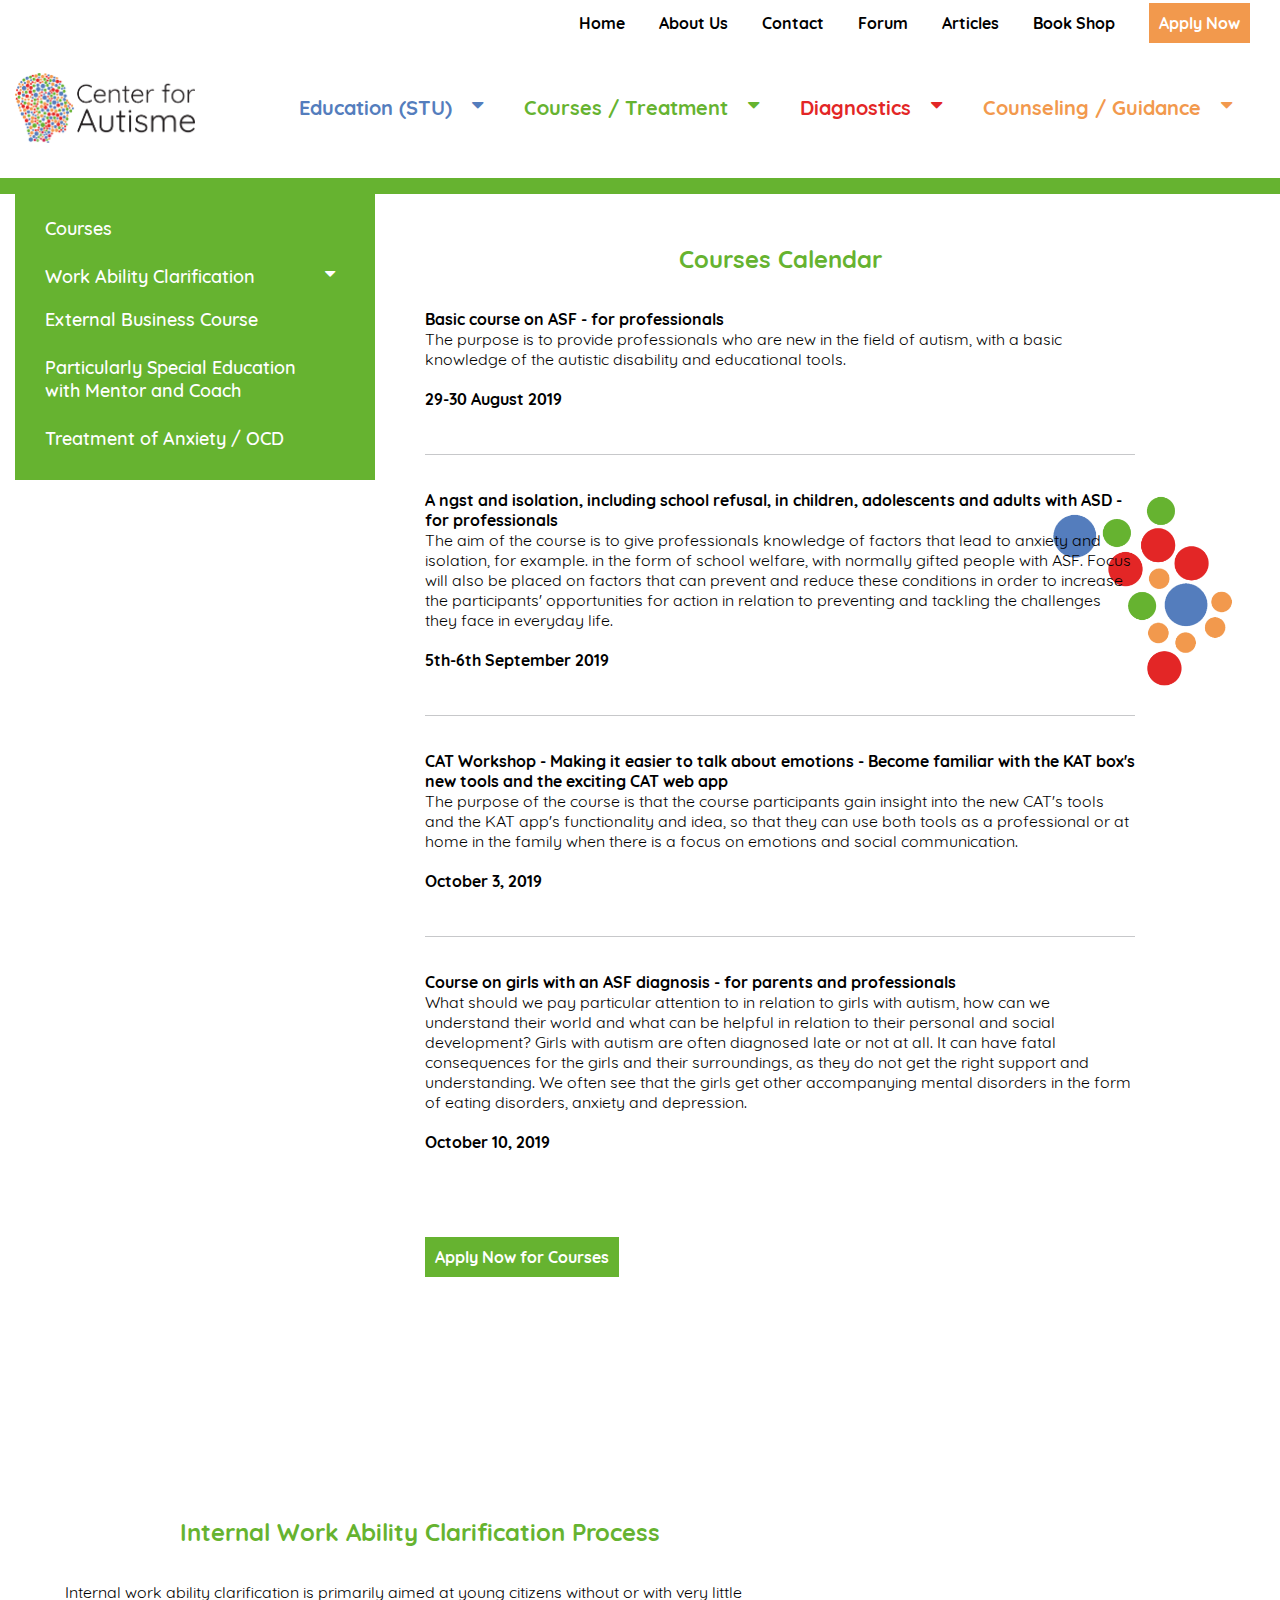
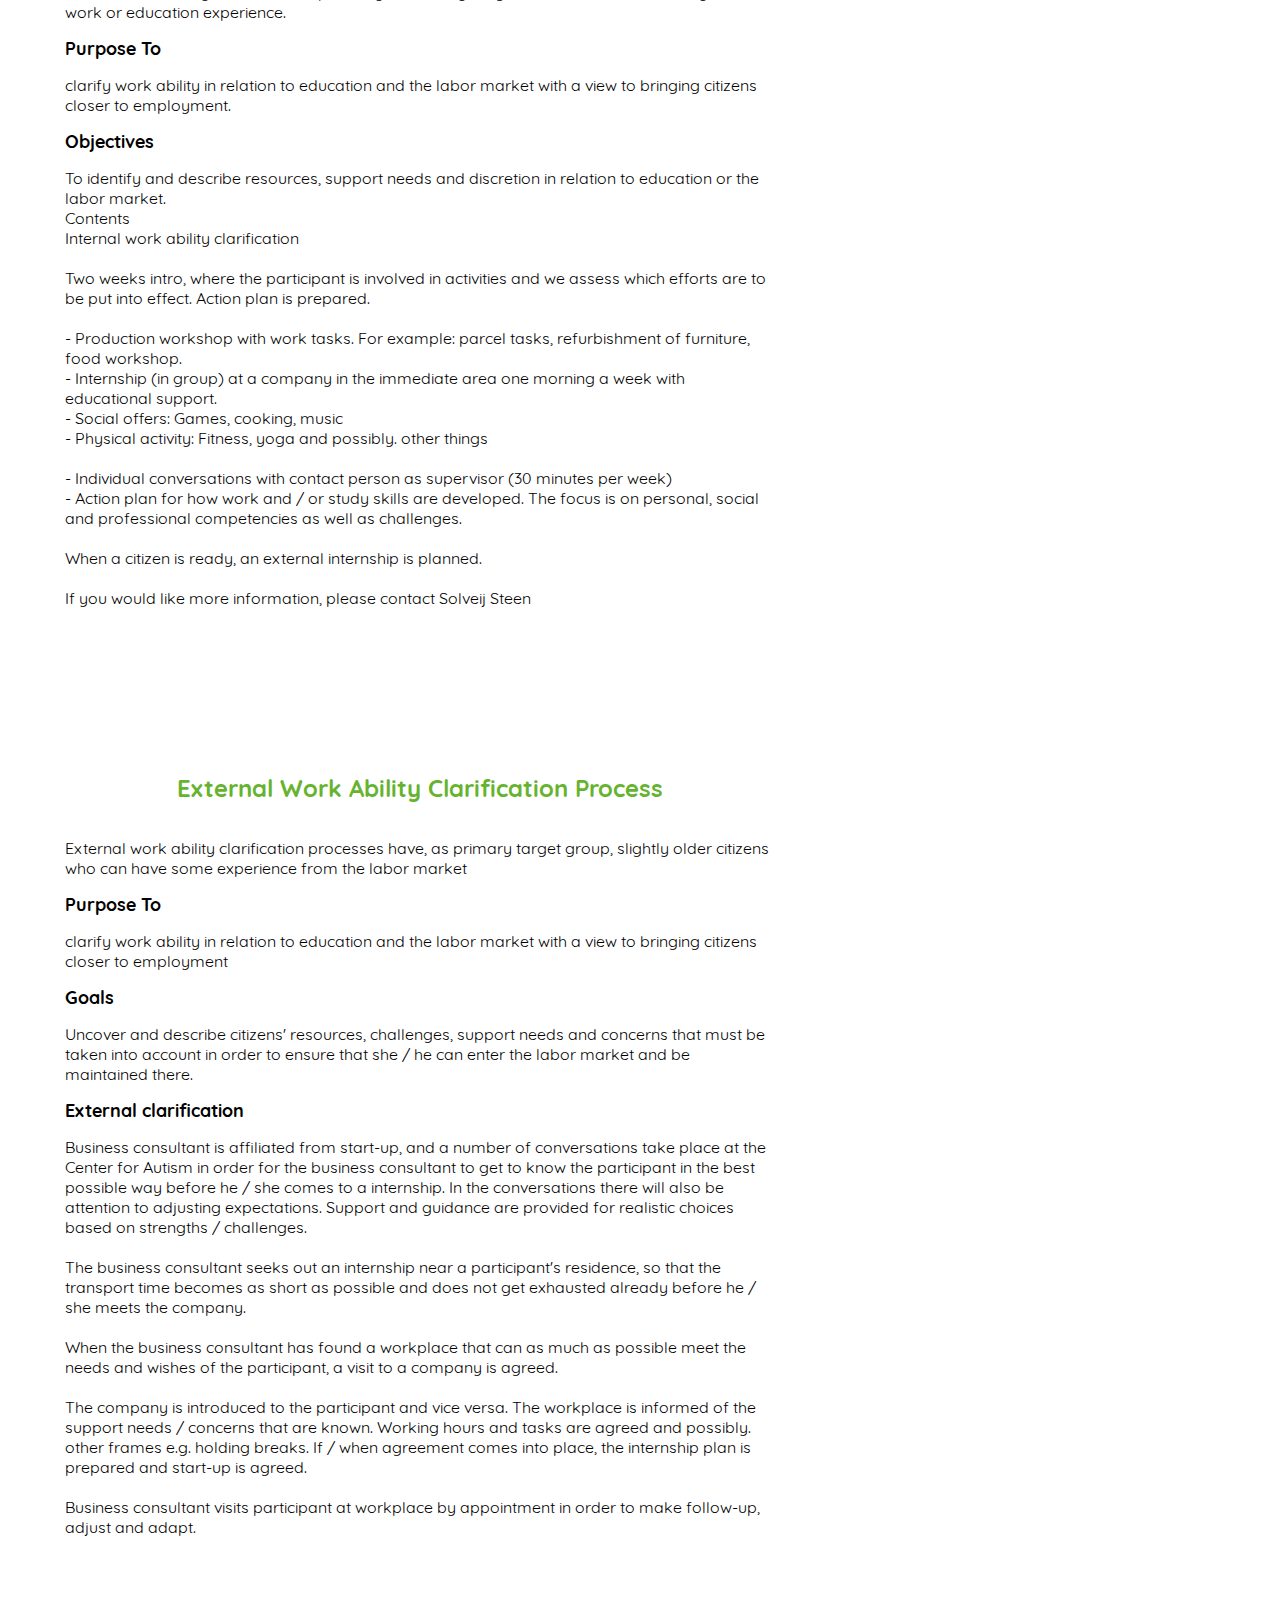
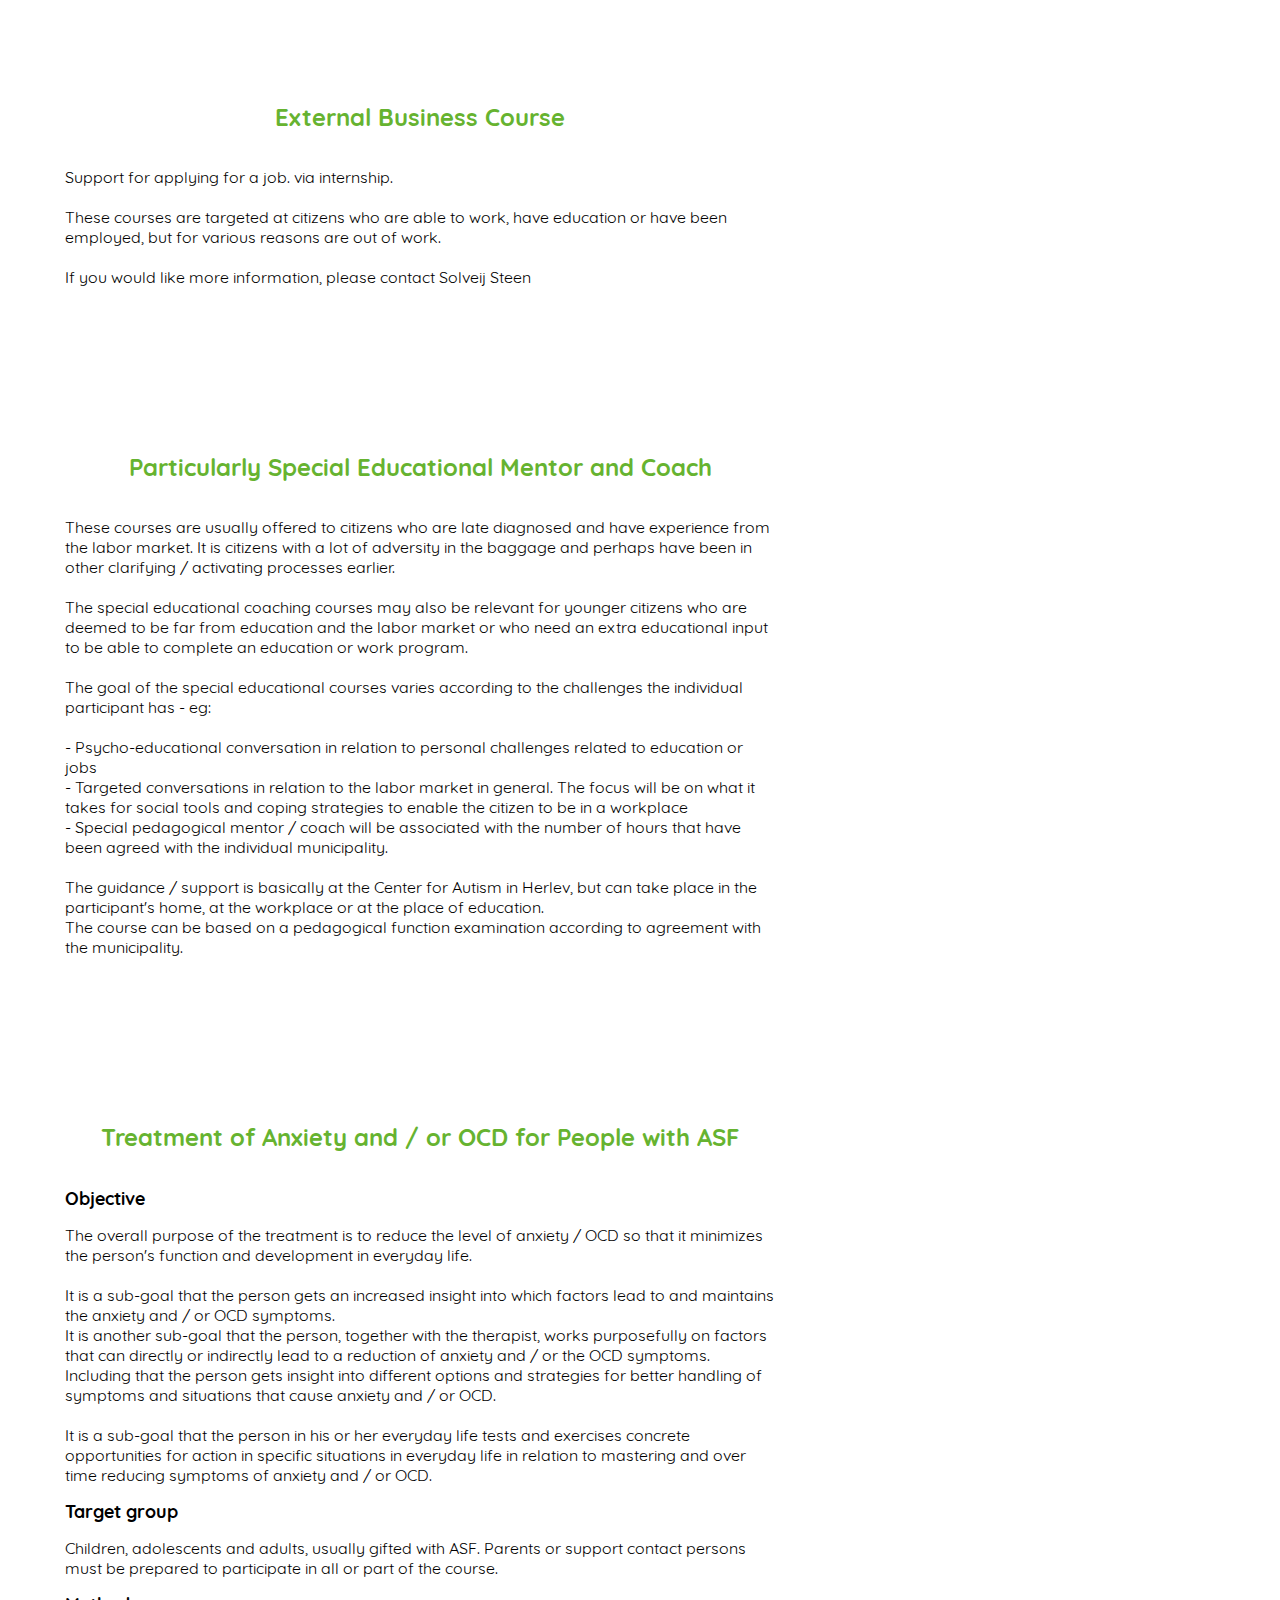
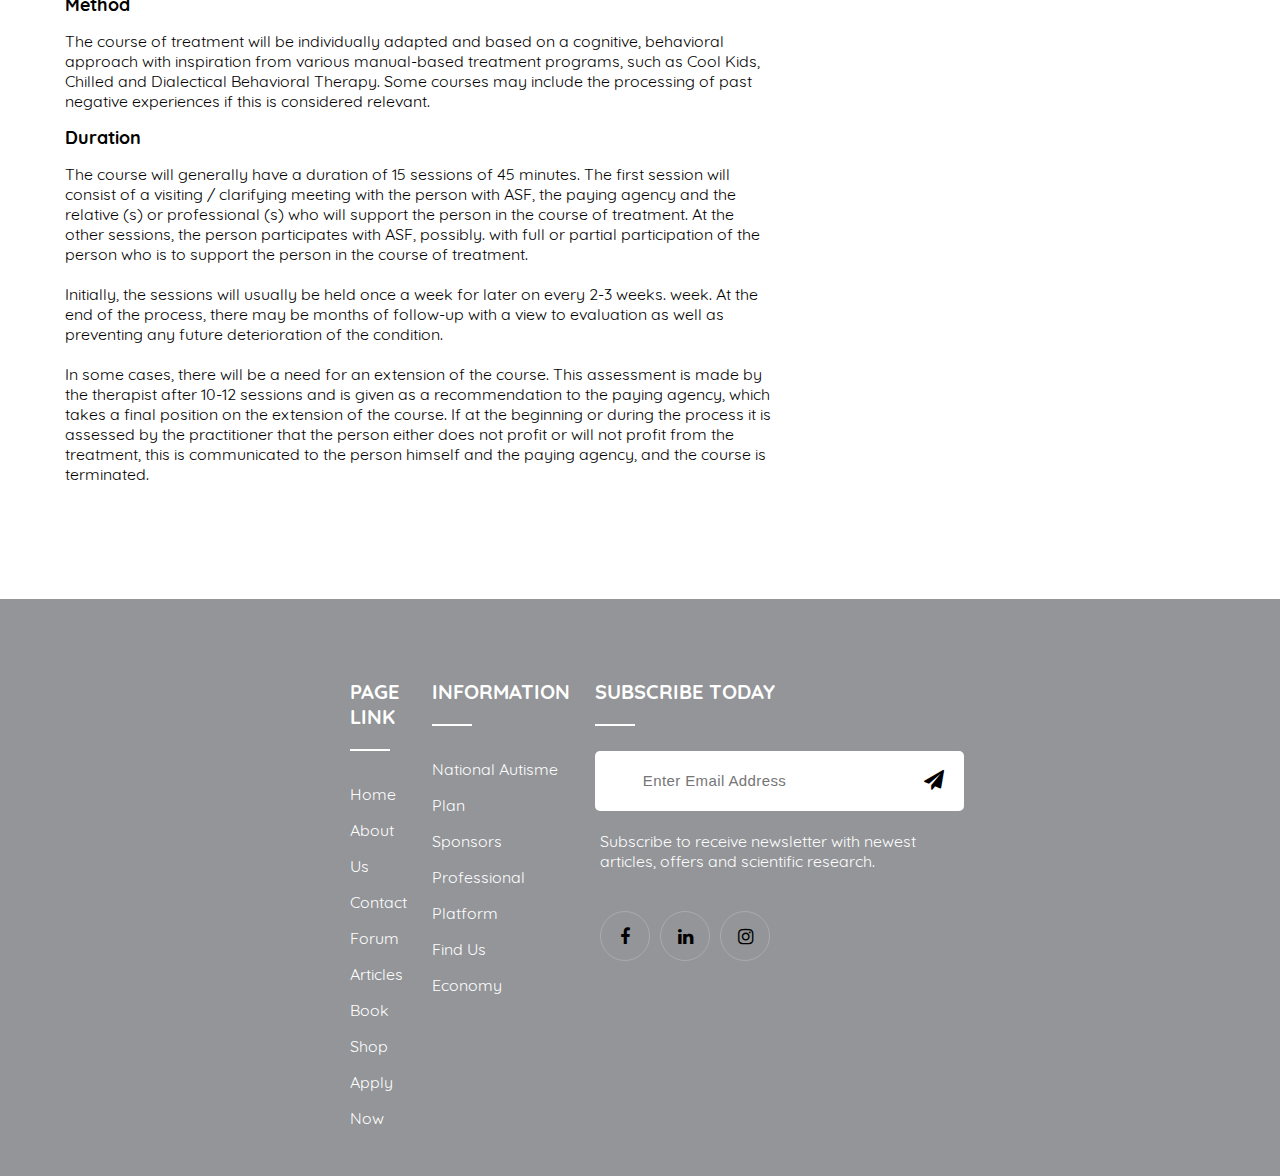
<file: courses.html>
<!doctype html>
<html>
<head>
<meta charset="utf-8">
	<meta name="ROBOTS" content="NOINDEX, NOFOLLOW">
<meta content="width=device-width, initial-scale=1" name="viewport"/>
<title>Courses</title>
<link href="main.css" rel="stylesheet" type="text/css">
    <link rel="stylesheet" href="https://cdnjs.cloudflare.com/ajax/libs/font-awesome/4.7.0/css/font-awesome.min.css">
	<link href="style_mob_menu.css" rel="stylesheet" type="text/css">
	
	
	<script>
	function openCity_2(evt, cityName) {
	var i, tabcontent, tablinks;
	document.getElementById("defaultOpen").click();
	tabcontent = document.getElementsByClassName("tabcontent");
	for (i = 0; i < tabcontent.length; i++) {
	tabcontent[i].style.display = "none";
	}
	tablinks = document.getElementsByClassName("tablinks");
	for (i = 0; i < tablinks.length; i++) {
	tablinks[i].className = tablinks[i].className.replace(" active", "");
	}
	document.getElementById(cityName).style.display = "block";
	evt.currentTarget.className += " active";

}

// Get the element with id="defaultOpen" and click on it
document.getElementById("defaultOpen").click();
	
	
	</script>
</head>

<body class="applynow-dots1">
    
  <!-- TOP BAR -->
    <nav class="bar">
    <section class="topbar">
            <article class="container">
                <div class="row">
                    
                    <section class="radecek">
                        <ul class="navigation navigation-right list-inline pull-right">
                                
								<li><a href="#" class="toplink">Home</a></li>
                                <li><a href="about_section.html" class="toplink">About Us</a></li> <!-- class="top_new active" predtym -->
                                <li><a href="Contact.html" class="toplink">Contact</a></li>
                                <li><a href="https://www.reddit.com/" target="_blank" class="toplink">Forum</a></li>
                                <li><a href="articles.html" class="toplink">Articles</a></li>
								<li><a href="https://www.centerforautisme.dk/faglig-viden/boghandel/" class="toplink">Book Shop</a></li>
                                <li><a href="apply_now.html" class="toplink apply">Apply Now</a></li>
                        </ul>
                    </section>
                </div>
            </article>
        </section>
    
    
    <!-- MENU -->
        
        <section class="menucko">
            
        <a href="index.html" ><img src="CfA_Color&Black.png" class="logo" alt="logo"></a>
            
            <!-- BLUE -->
            
   <section class="dropdown">
    <button class="dropbtn">Education (STU)<em class="fa fa-caret-down outside"></em></button>
    <article class="dropdown-content"> 
      <main class="dropdown-container">
       
          <!-- FIRST DROPDOWN -->
          <div>
          <button class="sub-button-menu"><a href="education_stu.html#daily-aside">Daily Activity Offer<i class="fa fa-caret-down"></i></a></button>
              <button class="pod-insidelinko"><a href="education_stu.html#subjects-aside">Subjects and Teaching</a></button>
              <button class="pod-insidelinko"><a href="education_stu.html#scolarship-aside">Scholarship</a></button>
              <button class="pod-insidelinko"><a href="education_stu.html#intership-aside">Intership</a></button>
          </div>
              
       	<!-- Second DROPDOWN -->
        
          <div>
  <button class="sub-button-menu"><a href="">Practical Information<i class="fa fa-caret-down"></i></a></button>
              <button class="pod-insidelinko"><a href="education_stu.html#holidays-aside">Holidays at STU</a></button>
              <button class="pod-insidelinko"><a href="education_stu.html#protected-aside">Employment<i class="fa fa-caret-down inside"></i></a></button>
              <button class="insidelinko"><a href="education_stu.html#ikea-aside">IKEA Gentofte</a></button>
              <button class="insidelinko"><a href="education_stu.html#graphic-aside">Graphic Workshop</a></button>
              <button class="pod-insidelinko"><a href="education_stu.html#endatstu-aside">End at STU (release)</a></button>
          </div>
         
          
      </main>
    </article>
    </section> 
            
            <!-- GREEN -->
            
    <section class="dropdown2">
    <button class="dropbtn2">Courses / Treatment<em class="fa fa-caret-down outside"></em></button>
    <article class="dropdown-content2"> 
      <main class="dropdown-container2">
       
          <!-- FIRST DROPDOWN -->
          
              
            <div>
                <button class="sub-button-menu"><a href="courses.html#courses-aside">Courses and Enrollment<!--<i class="fa fa-caret-down inside"></i>--></a>
             <!-- <button class="pod-insidelinko"><a href="https://forms.gle/GTf1DxJe7orkh5SZ7" target="_blank">Apply Now</a></button> -->
             
                  </button>
                </div>
            <div>
                <button class="sub-button-menu"><a href="">Work Ability<br>Clarification<i class="fa fa-caret-down inside"></i></a>
              <button class="pod-insidelinko"><a href="courses.html#internal-aside">Internal</a></button>
              <button class="pod-insidelinko"><a href="courses.html#external-aside">External</a></button>
                  </button>
                </div>
              
              <button class="sub-button-menu"><a href="courses.html#business-aside">External Business Course</a></button>
              <button class="sub-button-menu"><a href="courses.html#particularly-aside">Particularly Special<br>Education with<br>Mentor and Coach</a></button>
              <button class="sub-button-menu"><a href="courses.html#ocd-aside">Treatment of Anxiety / OCD</a></button>
              
              
        
        
          
      </main>
    </article>
    </section> 
  
            <!-- RED -->
            
            
              <section class="dropdown3">
    <button class="dropbtn3">Diagnostics<em class="fa fa-caret-down outside"></em></button>
    <article class="dropdown-content3"> 
      <main class="dropdown-container3">
       
          <!-- FIRST DROPDOWN -->
          
		 
          <button class="sub-button-menu"><a href="diagnostics.html#diagnostic-aside">Diagnostic Investigation<br>and Clarification</a></button>
          
          <button class="sub-button-menu"><a href="diagnostics.html#psycho-aside">Psychological Functional<br>Examination</a></button>
          <button class="sub-button-menu"><a href="diagnostics.html#neuro-aside">Neuropsychological<br>Examination</a></button>
          <button class="sub-button-menu"><a href="diagnostics.html#language-aside">Examination of Language<br>and Communication</a></button>
		  <button class="sub-button-menu"><a href="diagnostics.html#pricesandref-aside">Prices and Referral</a></button>
    
      </main>
    </article>
    </section> 
            
            <!-- ORANGE -->
            
    <section class="dropdown4">
    <button class="dropbtn4">Counseling / Guidance<em class="fa fa-caret-down outside"></em></button>
    <article class="dropdown-content4"> 
      <main class="dropdown-container4">
       
          <!-- FIRST DROPDOWN -->
          
          <div class="item-a">
          <button class="sub-button-menu"><a href="#">Counseling, Guidance<br>and Supervision<i class="fa fa-caret-down inside"></i></a></button>
               <button class="pod-insidelinko"><a href="#">Parental Advisory</a></button>
              <button class="pod-insidelinko"><a href="#">Sexual Instructions</a></button>
              <button  class="pod-insidelinko"><a href="#">Psychoeducation / Support Sessions</a></button>
              <button class="pod-insidelinko"><a href="#">Phone Advice</a></button>
              <button class="pod-insidelinko"><a href="#">Supervison for Professionals</a></button>
              <button class="pod-insidelinko"><a href="apply_now.html">Apply Now</a></button>
          </div>
              <button class="sub-button-menu"><a href="#">Special Educational<br>Support and<br>Guidance</a></button>
          <button class="sub-button-menu"><a href="#">Business and<br>Educational Mentor</a></button>
          <button class="sub-button-menu"><a href="#">Inquiry on Teaching</a></button>
          <button class="sub-button-menu"><a href="#">Group Activities</a></button>
        </main>
          
          
      </article>
    </section>
			
			<!-- Koniec Menucko -->
    </section>
				<!-- Koniec Menucko a Top bar -->
            </nav>
    
	<!-- Mobile Menu -->
	
	

  <nav id="flexmenu">
    <div class="logo">
      <a href="index.html"><img src="CfA_Color&Black.png" alt="logo" class="logicko-mob"></a>
    </div>

      <!-- SUB PRODUCT  POVODNE BOLI LINKY TAKTO - <li><a href="#">Sub Product</a></li> IBA S JEDNOU PALICKOU HORE NIE S UVODZOVKAMI
                <ul>
                <li><a href="#">Sub Product</a></li>
                <li><a href="#">Sub Product</a></li>
                </ul> 
        -->
      
      
    <div id="mobile-toggle" class="button"></div>
    <ul id="main-menu">
      <li class="active"><a href="#"></a></li>
      <li><a href="#"></a></li> <!-- robi medzeru medzi logom a linkami NECHAJ TO TAM!!! -->
        
        <!-- 1st BUTTON -->
        
        
      <li><a href="#" class="blue-1" style="color: #547dbd !important">Education (STU)</a>
         <ul class="sub-menu">
            <li><a href="education_stu.html#daily-aside">Daily Activity Offer</a>
             
                <li><a href="education_stu.html#subjects-aside" class="underneath">Subjects and Teaching</a></li>
                <li><a href="education_stu.html#scolarship-aside" class="underneath">Scholarship</a></li>
                 <li><a href="education_stu.html#intership-aside" class="underneath">Intership</a></li>
             
             </li>
             
             <li><a href="#">Practical Information</a>
             
                <li><a href="education_stu.html#holidays-aside" class="underneath">Holidays at STU</a></li>
                <li><a href="education_stu.html#protected-aside" class="underneath">Employment</a></li>
                 <li><a href="education_stu.html#ikea-aside" class="underneath2">IKEA</a></li>
                 <li><a href="education_stu.html#graphic-aside" class="underneath2">Graphic Workshop</a></li>
                 <li><a href="education_stu.html#endatstu" class="underneath">End at STU</a></li>
           
             </li>
         </ul>
      </li>
        
        <!-- 2nd BUTTON -->
        
        
              <li><a href="#" class="green-1" style="color: #66b330 !important">Courses / Treatment</a>
         <ul class="sub-menu">
            <li><a href="courses.html#courses-aside">Courses and Enrollment</a></li>
			<!-- <li><a href="https://forms.gle/GTf1DxJe7orkh5SZ7" class="underneath" target="_blank">Apply Now</a></li> -->
             <li><a href="#">Work Ability Clarification</a></li>
                 <li><a href="courses.html#internal-aside" class="underneath">Internal</a></li>
                 <li><a href="courses.html#external-aside" class="underneath">External</a></li>
            <li><a href="courses.html#business-aside">External Business Course</a></li>
             <li><a href="courses.html#particularly-aside">Particularly Special Education<br>with Mentor and Coach</a></li>
             <li><a href="courses.html#ocd-aside">Treatment of Anxiety / OCD</a></li>
         </ul>
            </li>
                  
        <!-- 3rd BUTTON -->
        
        
                  <li><a href="#" class="red-1" style="color: #e32626 !important">Diagnostics</a>
         <ul class="sub-menu">
            <li><a href="diagnostics.html#diagnostic-aside">Diagnostic Investigation<br>and Clarification</a></li>
            <li><a href="diagnostics.html#psycho-aside">Psychological Functional Examination</a></li>
             <li><a href="diagnostics.html#neuro-aside">Neuropsychological Examination</a></li>
             <li><a href="diagnostics.html#language-aside">Examination of Language<br>and Communication</a></li>
			 <li><a href="diagnostics.html#pricesandref-aside">Prices and Referral</a></li>
         </ul>
      </li>
        
        <!-- 4th BUTTON -->
        
        
        <li><a href="#" class="orange-1" style="color: #f2994d !important">Counseling and Guidance</a>
         <ul class="sub-menu">
            <li><a href="#">Counseling, Guidance and Supervision</a>
             
                <li><a href="#" class="underneath">Parental Advisory</a></li>
                <li><a href="#" class="underneath">Sexual Instructions</a></li>
                 <li><a href="#" class="underneath">Psychoeducation / Support Sessions</a></li>
                <li><a href="#" class="underneath">Phone Advice</a></li>
                 <li><a href="#" class="underneath">Supervison for Professionals</a></li>
                <li><a href="#" class="underneath">Apply Now</a></li>
             
            </li>
            <li><a href="#">Special Educational Support<br>and Guidance</a></li>
             <li><a href="#">Business and Educational Mentor</a></li>
             <li><a href="#">Inquiry on Teaching</a></li>
             <li><a href="#">Group Activities</a></li>
         </ul>
      </li>
        <li><img src="linka.png" alt="line" class="linka-mob"></li>
      <li><a href="apply_now.html">Apply Now</a></li>
      <li><a href="index.html">Home</a></li>
		<li><a href="about_section.html">About Us</a></li>
        <li><a href="Contact.html">Contact</a></li>
      <li><a href="https://www.reddit.com/" target="_blank">Forum</a></li>
		<li><a href="articles.html">Articles</a></li>
		<li><a href="https://www.centerforautisme.dk/faglig-viden/boghandel/" target="_blank">Bookshop</a></li>
    </ul>
  </nav>
	
	

	
	

  


  
        
    <hr class="ciara" id="zelenaciara">
    

    <!--<hr class="ciara"> -->
        
  <section class="tabis-section">
    
<div class="tab" id="tab-zeleny">
	<button class="tablinks basic-btn-in-tab" onclick="openCity(event, 'courses-aside')">Courses</button>
  <button class="tablinks dropdown-btn">Work Ability Clarification<em class="fa fa-caret-down"></em></button>
    <div class="dropdown-container-inside">
    <a href="#" class="vtom" onclick="openCity(event, 'internal-aside')">Internal</a>
    <a href="#" class="vtom" onclick="openCity(event, 'external-aside')">External</a>      
  </div>
         <button class="tablinks basic-btn-in-tab" onclick="openCity(event, 'business-aside')">External Business Course</button>
	<button class="tablinks basic-btn-in-tab" onclick="openCity(event, 'particularly-aside')">Particularly Special Education<br>with Mentor and Coach</button>
	<button class="tablinks basic-btn-in-tab" onclick="openCity(event, 'ocd-aside')">Treatment of Anxiety / OCD</button>
  
</div>

        
        <!-- Content -->
        
	  <article class="tab-texts">
	  <!-- Courses / Enrollement -->
	  
<article id="courses-aside" class="tabcontent">
  <h3 class="heading green-heading" >Courses Calendar</h3>
            
	
            <p class="paragraph-inside"><strong style="cursor: pointer">Basic course on ASF - for professionals</strong><br>

The purpose is to provide professionals who are new in the field of autism, with a basic knowledge of the autistic disability and educational tools.<br><br>

				<strong>29-30 August 2019</strong></p><br><br>
	
	<span class="ciara-inside-tab"></span>
	
	<p class="paragraph-inside"><strong style="cursor: pointer">A ngst and isolation, including school refusal, in children, adolescents and adults with ASD - for professionals</strong><br>

The aim of the course is to give professionals knowledge of factors that lead to anxiety and isolation, for example. in the form of school welfare, with normally gifted people with ASF. Focus will also be placed on factors that can prevent and reduce these conditions in order to increase the participants' opportunities for action in relation to preventing and tackling the challenges they face in everyday life.<br><br>

				<strong>5th-6th September 2019</strong></p><br><br>
	
	<span class="ciara-inside-tab"></span>
	
	<p class="paragraph-inside"><strong style="cursor: pointer">CAT Workshop - Making it easier to talk about emotions - Become familiar with the KAT box's new tools and the exciting CAT web app </strong><br>

The purpose of the course is that the course participants gain insight into the new CAT's tools and the KAT app's functionality and idea, so that they can use both tools as a professional or at home in the family when there is a focus on emotions and social communication. <br><br>

				<strong>October 3, 2019</strong></p><br><br>
	
	<span class="ciara-inside-tab"></span>
	
	<p class="paragraph-inside"><strong style="cursor: pointer">Course on girls with an ASF diagnosis - for parents and professionals</strong><br>

What should we pay particular attention to in relation to girls with autism, how can we understand their world and what can be helpful in relation to their personal and social development? Girls with autism are often diagnosed late or not at all. It can have fatal consequences for the girls and their surroundings, as they do not get the right support and understanding. We often see that the girls get other accompanying mental disorders in the form of eating disorders, anxiety and depression.<br><br>

				<strong>October 10, 2019</strong></p><br><br>
    
	<br><br>
	<button><a href="https://forms.gle/GTf1DxJe7orkh5SZ7" target="_blank" class="apply-inside-article" style="background: #66b330">Apply Now for Courses</a></button>
	
	
</article>
	  
	  
	 <!-- Work Ability Clarification -->
	  
	  <article id="work-aside" class="tabcontent">

		  </article>
	  
	  <!-- Internal -->
	  
	  <article id="internal-aside" class="tabcontent">
		  
  <h3 class="heading green-heading" >Internal Work Ability Clarification Process</h3>
		  <p class="paragraph-inside">Internal work ability clarification is primarily aimed at young citizens without or with very little work or education experience.</p>
		  
		  <h4 class="heading-inside">Purpose To</h4>
		  <p class="paragraph-inside">clarify work ability in relation to education and the labor market with a view to bringing citizens closer to employment. </p> 
		  
		  <h4 class="heading-inside">Objectives</h4>
		  
		  <p class="paragraph-inside">To identify and describe resources, support needs and discretion in relation to education or the labor market. <br>

 
Contents <br>
Internal work ability clarification <br><br>

Two weeks intro, where the participant is involved in activities and we assess which efforts are to be put into effect. Action plan is prepared. <br><br>

- Production workshop with work tasks. For example: parcel tasks, refurbishment of furniture, food workshop.<br>
- Internship (in group) at a company in the immediate area one morning a week with educational support. <br>
- Social offers: Games, cooking, music<br>
- Physical activity: Fitness, yoga and possibly. other things<br><br>
- Individual conversations with contact person as supervisor (30 minutes per week)<br>
- Action plan for how work and / or study skills are developed. The focus is on personal, social and professional competencies as well as challenges. <br><br>
 

When a citizen is ready, an external internship is planned. <br><br>

 

If you would like more information, please contact  Solveij Steen</p>
		  
		  
</article>
	  
	  <!-- External -->
	  
	  <article id="external-aside" class="tabcontent">
  <h3 class="heading green-heading" >External Work Ability Clarification Process</h3>
		  <p class="paragraph-inside">External work ability clarification processes have, as primary target group, slightly older citizens who can have some experience from the labor market</p>
		  
		  <h4 class="heading-inside">Purpose To</h4>
		  <p class="paragraph-inside">clarify work ability in relation to education and the labor market with a view to bringing citizens closer to employment</p> 
		  
		  <h4 class="heading-inside">Goals</h4>
		  
		  <p class="paragraph-inside">Uncover and describe citizens' resources, challenges, support needs and concerns that must be taken into account in order to ensure that she / he can enter the labor market and be maintained there.</p>
		  
		  <h4 class="heading-inside">External clarification</h4>
		  
		  <p class="paragraph-inside">Business consultant is affiliated from start-up, and a number of conversations take place at the Center for Autism in order for the business consultant to get to know the participant in the best possible way before he / she comes to a internship. In the conversations there will also be attention to adjusting expectations. Support and guidance are provided for realistic choices based on strengths / challenges.<br><br>

 

The business consultant seeks out an internship near a participant's residence, so that the transport time becomes as short as possible and does not get exhausted already before he / she meets the company.<br><br>

 

When the business consultant has found a workplace that can as much as possible meet the needs and wishes of the participant, a visit to a company is agreed.<br><br>

The company is introduced to the participant and vice versa. The workplace is informed of the support needs / concerns that are known. Working hours and tasks are agreed and possibly. other frames e.g. holding breaks. If / when agreement comes into place, the internship plan is prepared and start-up is agreed.<br><br>

 

Business consultant visits participant at workplace by appointment in order to make follow-up, adjust and adapt.</p>
		  
		  </article>
	  
	  <!-- Business Course -->
	  
	  <article id="business-aside" class="tabcontent">
  <h3 class="heading green-heading">External Business Course</h3>
		  <p class="paragraph-inside">Support for applying for a job. via internship. <br><br>

 

These courses are targeted at citizens who are able to work, have education or have been employed, but for various reasons are out of work. <br><br>

 

If you would like more information, please contact Solveij Steen </p>            
</article>
	  
	  
	   <!-- Particularly -->
	  
	  <article id="particularly-aside" class="tabcontent">
  <h3 class="heading green-heading">Particularly Special Educational Mentor and Coach</h3>
		  <p class="paragraph-inside">These courses are usually offered to citizens who are late diagnosed and have experience from the labor market. It is citizens with a lot of adversity in the baggage and perhaps have been in other clarifying / activating processes earlier.<br><br>

 

The special educational coaching courses may also be relevant for younger citizens who are deemed to be far from education and the labor market or who need an extra educational input to be able to complete an education or work program. <br><br>

 

The goal of the special educational courses varies according to the challenges the individual participant has - eg:<br><br>

- Psycho-educational conversation in relation to personal challenges related to education or jobs<br>
- Targeted conversations in relation to the labor market in general. The focus will be on what it takes for social tools and coping strategies to enable the citizen to be in a workplace<br>
- Special pedagogical mentor / coach will be associated with the number of hours that have been agreed with the individual municipality.<br><br>
The guidance / support is basically at the Center for Autism in Herlev, but can take place in the participant's home, at the workplace or at the place of education.<br>

The course can be based on a pedagogical function examination according to agreement with the municipality.</p>            
</article>
	  
	  
	  <!-- Treatment of anxiety / OCD -->
	  
	  <div id="ocd-aside" class="tabcontent">
  <h3 class="heading green-heading">Treatment of Anxiety and / or OCD for People with ASF</h3>
		  
		  <h4 class="heading-inside">Objective</h4>
            
            <p class="paragraph-inside">The overall purpose of the treatment is to reduce the level of anxiety / OCD so that it minimizes the person's function and development in everyday life. <br><br>

It is a sub-goal that the person gets an increased insight into which factors lead to and maintains the anxiety and / or OCD symptoms.<br>

 

It is another sub-goal that the person, together with the therapist, works purposefully on factors that can directly or indirectly lead to a reduction of anxiety and / or the OCD symptoms. Including that the person gets insight into different options and strategies for better handling of symptoms and situations that cause anxiety and / or OCD.<br><br>

It is a sub-goal that the person in his or her everyday life tests and exercises concrete opportunities for action in specific situations in everyday life in relation to mastering and over time reducing symptoms of anxiety and / or OCD.</p>
            
            <h4 class="heading-inside">Target group</h4>
            
            <p class="paragraph-inside">Children, adolescents and adults, usually gifted with ASF. Parents or support contact persons must be prepared to participate in all or part of the course.</p>
		  
		  <h4 class="heading-inside">Method</h4>
            
            <p class="paragraph-inside">The course of 
treatment will be individually adapted and based on a cognitive, behavioral approach with inspiration from various manual-based treatment programs, such as Cool Kids, Chilled and Dialectical Behavioral Therapy. Some courses may include the processing of past negative experiences if this is considered relevant. </p>
		  
		  <h4 class="heading-inside">Duration</h4>
		  
		  <p class="paragraph-inside">The course will generally have a duration of 15 sessions of 45 minutes. The first session will consist of a visiting / clarifying meeting with the person with ASF, the paying agency and the relative (s) or professional (s) who will support the person in the course of treatment. At the other sessions, the person participates with ASF, possibly. with full or partial participation of the person who is to support the person in the course of treatment.<br><br>

Initially, the sessions will usually be held once a week for later on every 2-3 weeks. week. At the end of the process, there may be months of follow-up with a view to evaluation as well as preventing any future deterioration of the condition.<br><br>

In some cases, there will be a need for an extension of the course. This assessment is made by the therapist after 10-12 sessions and is given as a recommendation to the paying agency, which takes a final position on the extension of the course. If at the beginning or during the process it is assessed by the practitioner that the person either does not profit or will not profit from the treatment, this is communicated to the person himself and the paying agency, and the course is terminated. </p>
		  
</div>
	  
	  
	  
</article>
	  
	  
	  
	  
	  
	  
	  

	  </section>
	  
<!-- FOOTER -->
	
<footer class="footer">    
                            
		
                    <section class="services">
                        <article class="single_footer">
                            <h4>Page link</h4>
                            <ul>
								<li><a href="index.html">Home</a></li>
                                <li><a href="about_section.html">About Us</a></li>
                                <li><a href="Contact.html">Contact</a></li>
                                <li><a href="https://www.reddit.com/" target="_blank">Forum</a></li>
                                <li><a href="articles.html">Articles</a></li>
                                <li><a href="https://www.centerforautisme.dk/faglig-viden/boghandel/" target="_blank">Book Shop</a></li>
								<li><a href="apply_now.html">Apply Now</a></li>
                            </ul>
                        </article>
                    </section><!--- END COL --> 
                    <section class="pagelink">
                        <article class="single_footer single_footer_address">
                            <h4>Information</h4>
                            <ul>
                                <li><a href="https://www.centerforautisme.dk/media/218909/NAP_Lovgivning_web.pdf" target="_blank">National Autisme Plan</a></li>
                                <li><a href="https://www.protac.dk/" target="_blank">Sponsors</a></li>
                                <li><a href="https://www.centerforautisme.dk/media/250111/faglig_platform_2016.pdf" target="_blank">Professional Platform</a></li>
                                <li><a href="https://goo.gl/maps/AaJDgCvKRQJ95ycg9" target="_blank">Find Us</a></li>
								<li><a href="https://www.centerforautisme.dk/om-os/registreret-socialoekonomisk-virksomhed/" target="_blank">Economy</a></li>
                                
                            </ul>
                        </article>
                    </section><!--- END COL -->
                    <section class="newsletteris">
                        <article class="single_footer single_footer_address">
                            <h4>Subscribe today</h4>
                            <div class="signup_form">                           
                                <form action="#" class="subscribe">
                                    <input type="text" class="subscribe__input" placeholder="Enter Email Address">
                                    <button type="button" class="subscribe__btn"><i class="fa fa-paper-plane"></i></button>
                                </form>
                            </div>
                        </article>
						<p class="info-subs">Subscribe to receive newsletter with newest articles, offers and scientific research.</p>
                        <article class="social_profile">
                            <ul>
                                <li><a href="https://www.facebook.com/CenterForAutisme" target="_blank"><i class="fa fa-facebook-f"></i></a></li>
                                <li><a href="https://www.linkedin.com/company/center-for-autisme/" target="_blank"><i class="fa fa-linkedin"></i></a></li>
                                <li><a href="https://www.instagram.com/" target="_blank"><i class="fa fa-instagram"></i></a></li>
                            </ul>
                        </article>                          
                    </section><!--- END COL -->         
               
   
	
	
	</footer>

	
	
	
	
   <script src="http://cdnjs.cloudflare.com/ajax/libs/jquery/2.1.3/jquery.min.js"></script>
<script src="index_custom.js"></script>

    
    <!-- JAVASCRIPT DROPDOWN -->
    
    <script>
/* Loop through all dropdown buttons to toggle between hiding and showing its dropdown content - This allows the user to have multiple dropdowns without any conflict */
        
        /* DROPDOWN */
var dropdown = document.getElementsByClassName("dropdown-btn");
var i;

for (i = 0; i < dropdown.length; i++) {
  dropdown[i].addEventListener("click", function() {
  this.classList.toggle("active");
  var dropdownContent = this.nextElementSibling;
  if (dropdownContent.style.display === "block") {
  dropdownContent.style.display = "none";
  } else {
  dropdownContent.style.display = "block";
  }
  });
}
        
        /* BANNER */
        
        var slideIndex = 0;
showSlides();

function showSlides() {
  var i;
  var slides = document.getElementsByClassName("mySlides");
  for (i = 0; i < slides.length; i++) {
    slides[i].style.display = "none"; 
  }
  slideIndex++;
  if (slideIndex > slides.length) {slideIndex = 1} 
  slides[slideIndex-1].style.display = "block"; 
  setTimeout(showSlides, 4000); // Change image every 2 seconds
}
        
        /* TABY */
        
        function openCity(evt, cityName) {
  var i, tabcontent, tablinks;
  tabcontent = document.getElementsByClassName("tabcontent");
  for (i = 0; i < tabcontent.length; i++) {
    tabcontent[i].style.display = "none";
  }
  tablinks = document.getElementsByClassName("tablinks");
  for (i = 0; i < tablinks.length; i++) {
    tablinks[i].className = tablinks[i].className.replace(" active", "");
  }
  document.getElementById(cityName).style.display = "block";
  evt.currentTarget.className += " active";
}

// Get the element with id="defaultOpen" and click on it
document.getElementById("defaultOpen").click();
        
        
        
</script>
    
    
</body>
</html>
</file>
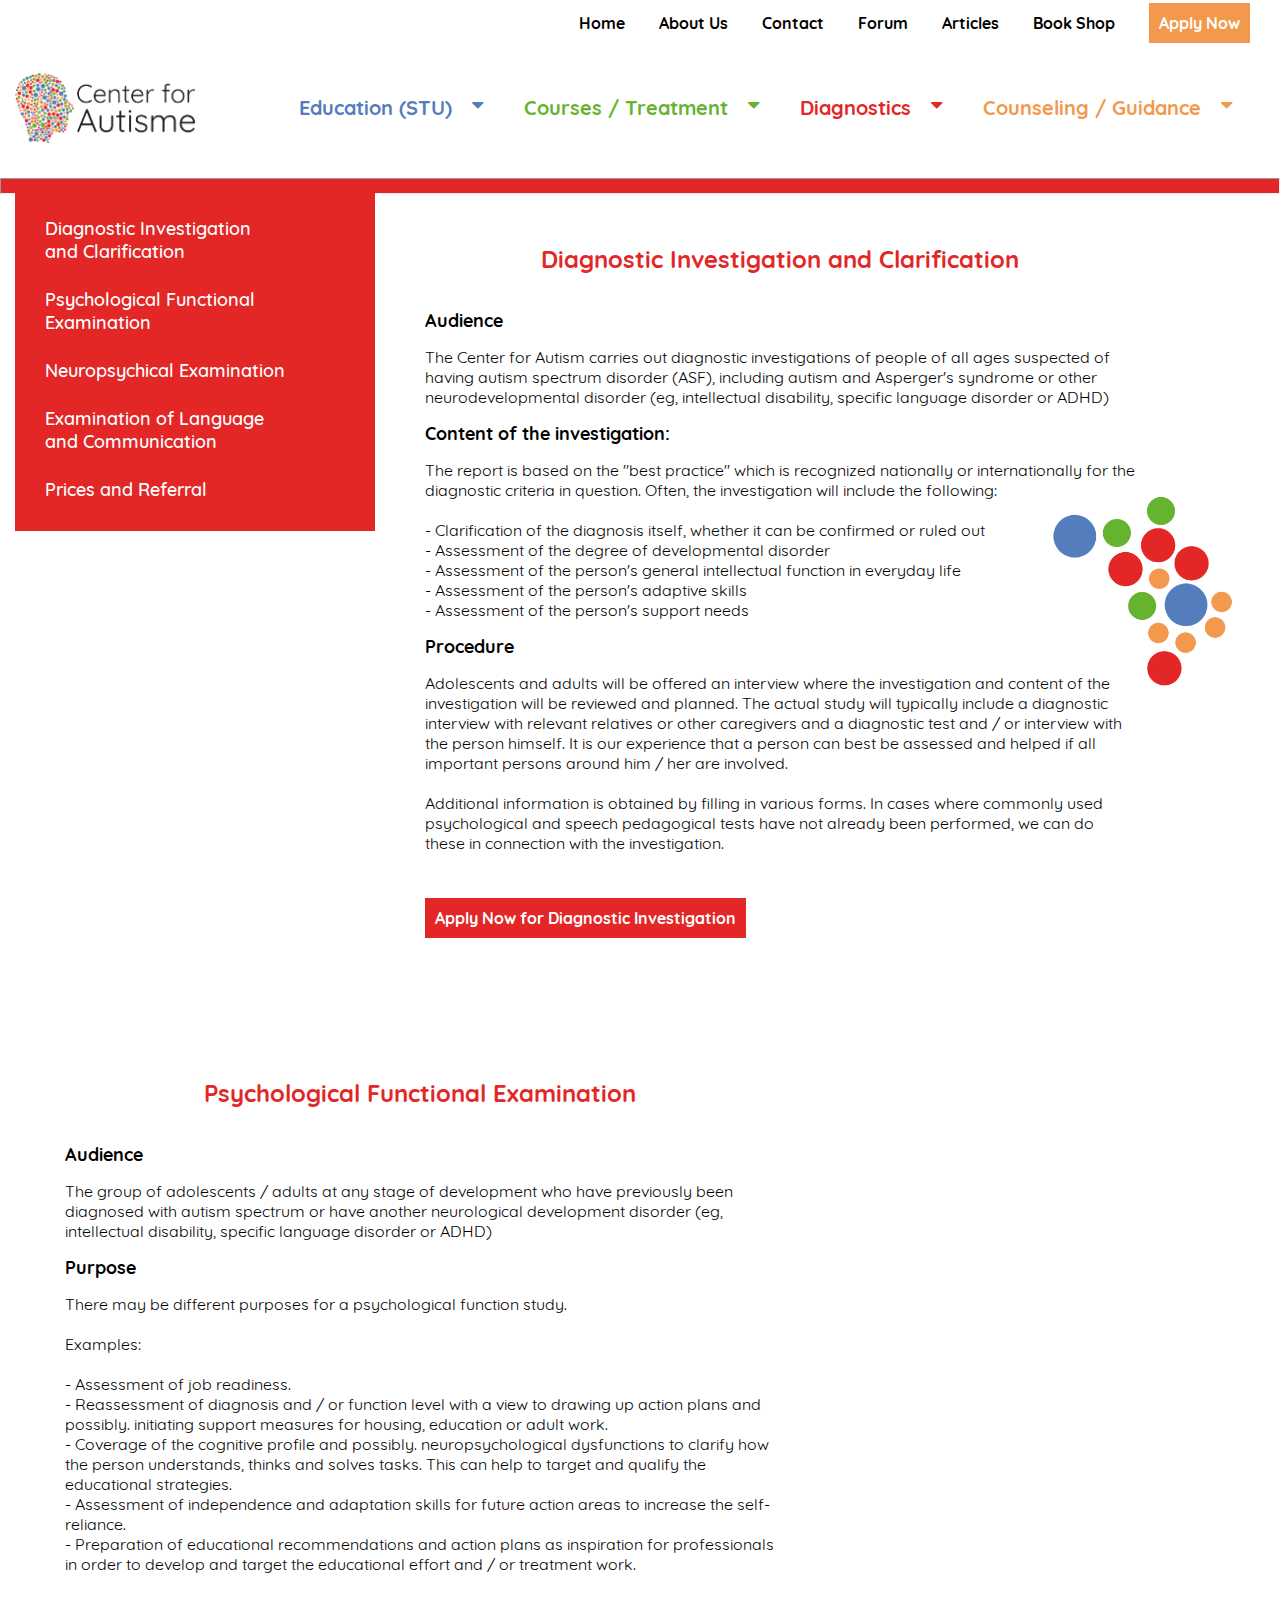
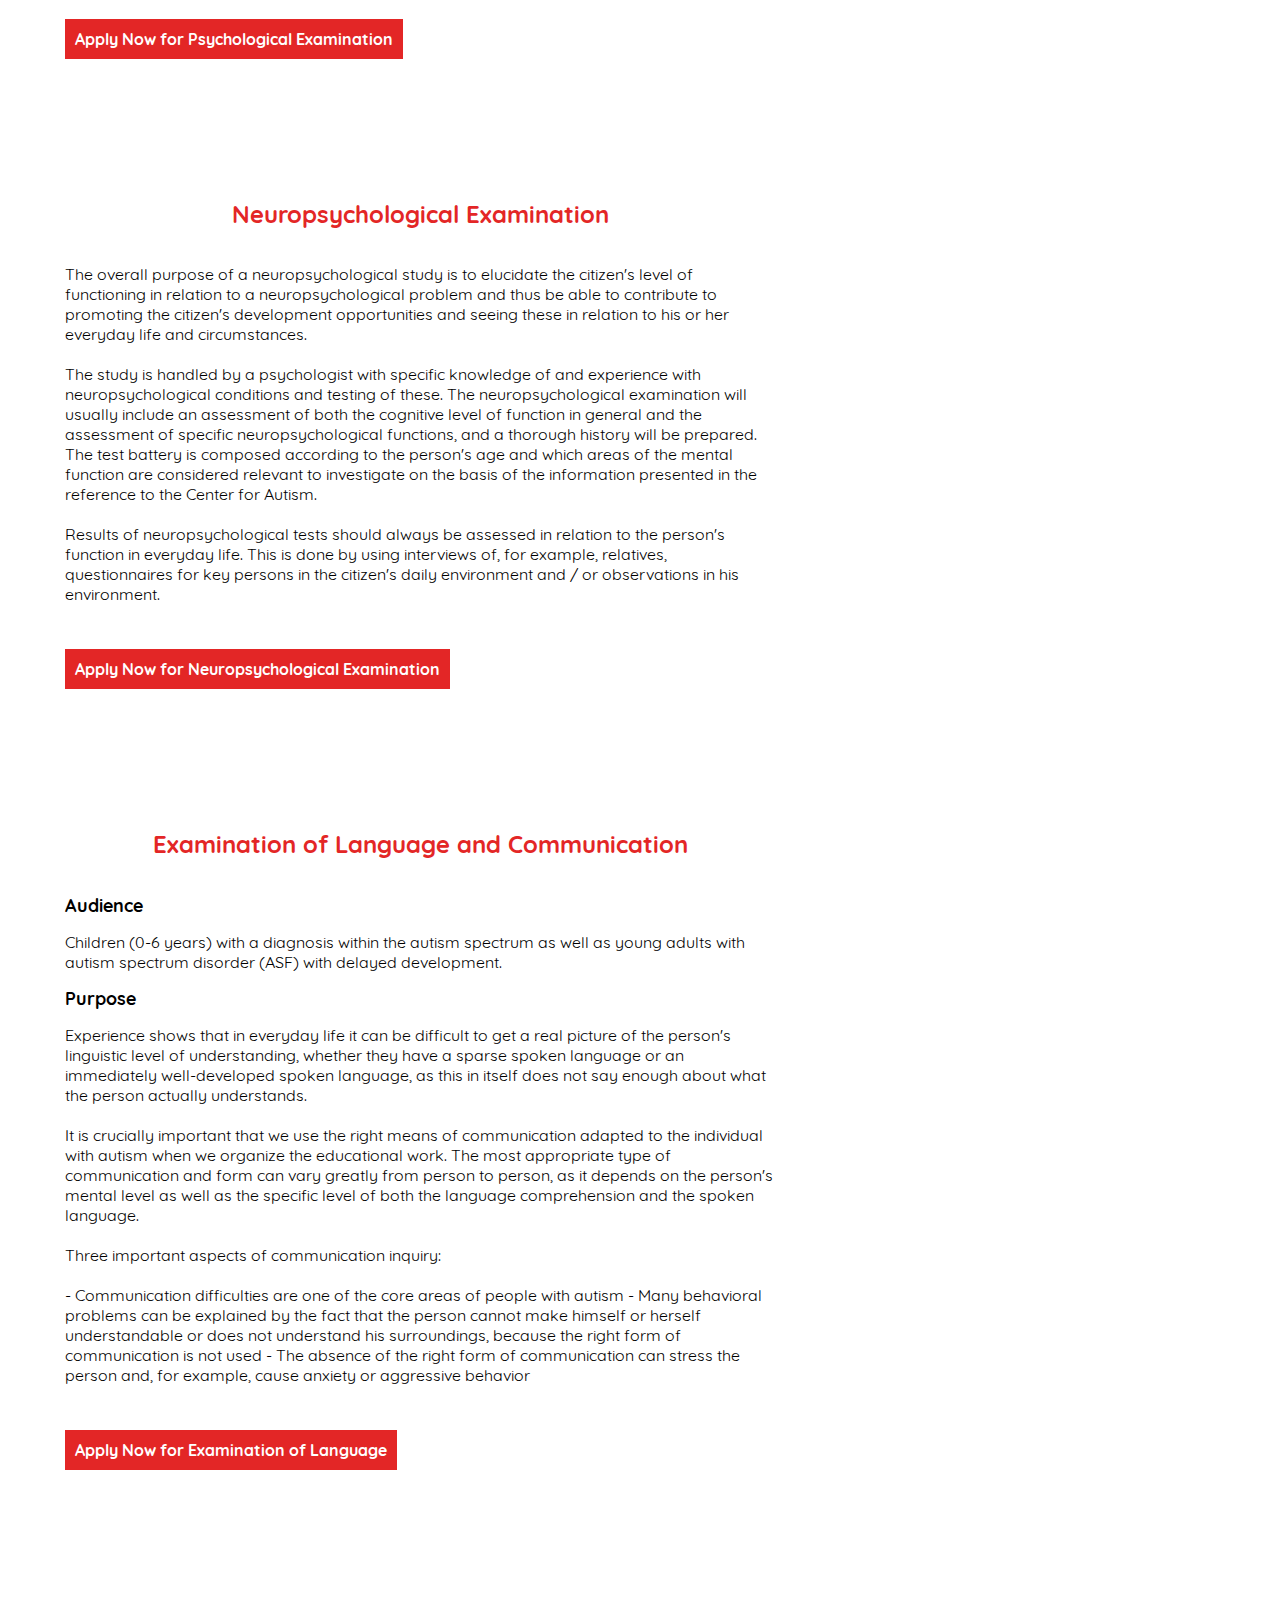
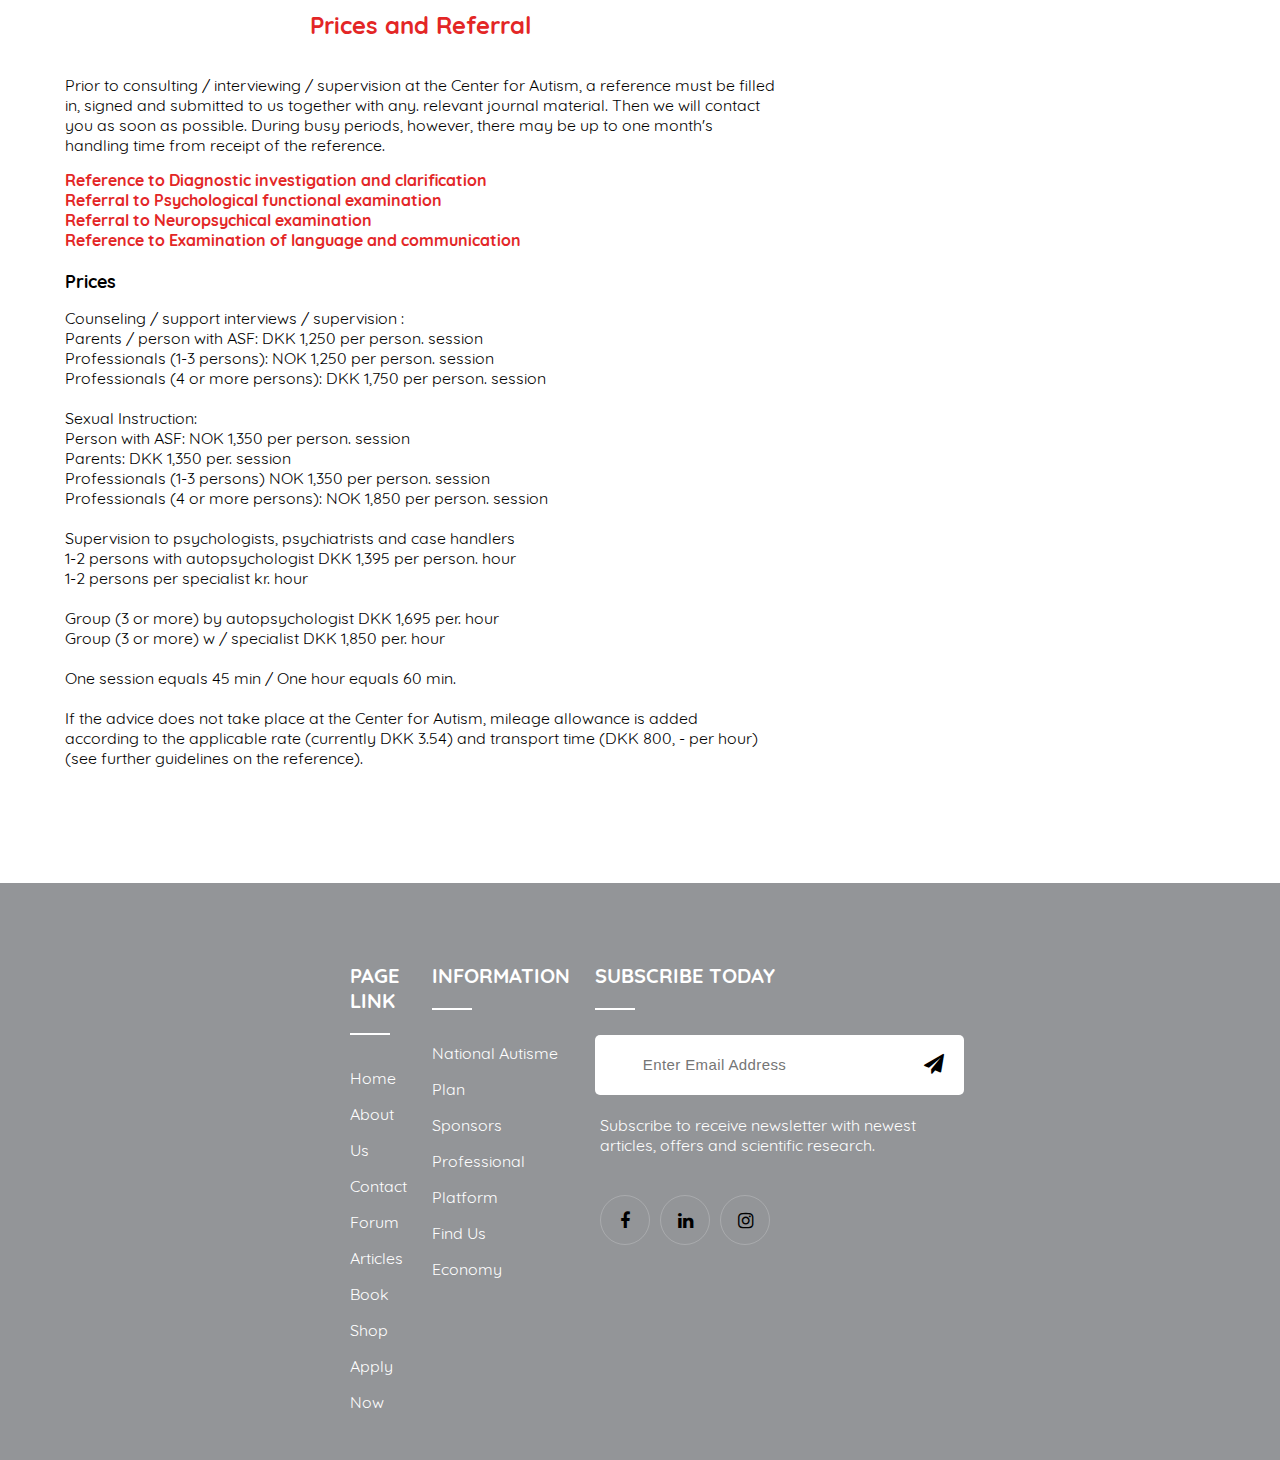
<file: diagnostics.html>
<!doctype html>
<html>
<head>
<meta charset="utf-8">
	<meta name="ROBOTS" content="NOINDEX, NOFOLLOW">
<meta content="width=device-width, initial-scale=1" name="viewport"/>
<title>Diagnostics</title>
<link href="main.css" rel="stylesheet" type="text/css">
    <link rel="stylesheet" href="https://cdnjs.cloudflare.com/ajax/libs/font-awesome/4.7.0/css/font-awesome.min.css">
	<link href="style_mob_menu.css" rel="stylesheet" type="text/css">

	
	<script>
	function openCity_2(evt, cityName) {
	var i, tabcontent, tablinks;
	document.getElementById("defaultOpen").click();
	tabcontent = document.getElementsByClassName("tabcontent");
	for (i = 0; i < tabcontent.length; i++) {
	tabcontent[i].style.display = "none";
	}
	tablinks = document.getElementsByClassName("tablinks");
	for (i = 0; i < tablinks.length; i++) {
	tablinks[i].className = tablinks[i].className.replace(" active", "");
	}
	document.getElementById(cityName).style.display = "block";
	evt.currentTarget.className += " active";

}

// Get the element with id="defaultOpen" and click on it
document.getElementById("defaultOpen").click();
	
	
	</script>
</head>

<body class="applynow-dots1">
    
          <!-- TOP BAR -->
    <nav class="bar">
    <section class="topbar">
            <article class="container">
                <div class="row">
                    
                    <section class="radecek">
                        <ul class="navigation navigation-right list-inline pull-right">
                                
								<li><a href="#" class="toplink">Home</a></li>
                                <li><a href="about_section.html" class="toplink">About Us</a></li> <!-- class="top_new active" predtym -->
                                <li><a href="Contact.html" class="toplink">Contact</a></li>
                                <li><a href="https://www.reddit.com/" target="_blank" class="toplink">Forum</a></li>
                                <li><a href="articles.html" class="toplink">Articles</a></li>
								<li><a href="https://www.centerforautisme.dk/faglig-viden/boghandel/" class="toplink">Book Shop</a></li>
                                <li><a href="apply_now.html" class="toplink apply">Apply Now</a></li>
                        </ul>
                    </section>
                </div>
            </article>
        </section>
    
    
    <!-- MENU -->
        
        <section class="menucko">
            
        <a href="index.html" ><img src="CfA_Color&Black.png" class="logo" alt="logo"></a>
            
            <!-- BLUE -->
            
   <section class="dropdown">
    <button class="dropbtn">Education (STU)<em class="fa fa-caret-down outside"></em></button>
    <article class="dropdown-content"> 
      <main class="dropdown-container">
       
          <!-- FIRST DROPDOWN -->
          <div>
          <button class="sub-button-menu"><a href="education_stu.html#daily-aside">Daily Activity Offer<i class="fa fa-caret-down"></i></a></button>
              <button class="pod-insidelinko"><a href="education_stu.html#subjects-aside">Subjects and Teaching</a></button>
              <button class="pod-insidelinko"><a href="education_stu.html#scolarship-aside">Scholarship</a></button>
              <button class="pod-insidelinko"><a href="education_stu.html#intership-aside">Intership</a></button>
          </div>
              
       	<!-- Second DROPDOWN -->
        
          <div>
  <button class="sub-button-menu"><a href="">Practical Information<i class="fa fa-caret-down"></i></a></button>
              <button class="pod-insidelinko"><a href="education_stu.html#holidays-aside">Holidays at STU</a></button>
              <button class="pod-insidelinko"><a href="education_stu.html#protected-aside">Employment<i class="fa fa-caret-down inside"></i></a></button>
              <button class="insidelinko"><a href="education_stu.html#ikea-aside">IKEA Gentofte</a></button>
              <button class="insidelinko"><a href="education_stu.html#graphic-aside">Graphic Workshop</a></button>
              <button class="pod-insidelinko"><a href="education_stu.html#endatstu-aside">End at STU (release)</a></button>
          </div>
         
          
      </main>
    </article>
    </section> 
            
            <!-- GREEN -->
            
    <section class="dropdown2">
    <button class="dropbtn2">Courses / Treatment<em class="fa fa-caret-down outside"></em></button>
    <article class="dropdown-content2"> 
      <main class="dropdown-container2">
       
          <!-- FIRST DROPDOWN -->
          
              
            <div>
                <button class="sub-button-menu"><a href="courses.html#courses-aside">Courses and Enrollment<!--<i class="fa fa-caret-down inside"></i>--></a>
             <!-- <button class="pod-insidelinko"><a href="https://forms.gle/GTf1DxJe7orkh5SZ7" target="_blank">Apply Now</a></button> -->
             
                  </button>
                </div>
            <div>
                <button class="sub-button-menu"><a href="">Work Ability<br>Clarification<i class="fa fa-caret-down inside"></i></a>
              <button class="pod-insidelinko"><a href="courses.html#internal-aside">Internal</a></button>
              <button class="pod-insidelinko"><a href="courses.html#external-aside">External</a></button>
                  </button>
                </div>
              
              <button class="sub-button-menu"><a href="courses.html#business-aside">External Business Course</a></button>
              <button class="sub-button-menu"><a href="courses.html#particularly-aside">Particularly Special<br>Education with<br>Mentor and Coach</a></button>
              <button class="sub-button-menu"><a href="courses.html#ocd-aside">Treatment of Anxiety / OCD</a></button>
              
              
        
        
          
      </main>
    </article>
    </section> 
  
            <!-- RED -->
            
            
              <section class="dropdown3">
    <button class="dropbtn3">Diagnostics<em class="fa fa-caret-down outside"></em></button>
    <article class="dropdown-content3"> 
      <main class="dropdown-container3">
       
          <!-- FIRST DROPDOWN -->
          
		 
          <button class="sub-button-menu"><a href="diagnostics.html#diagnostic-aside">Diagnostic Investigation<br>and Clarification</a></button>
          
          <button class="sub-button-menu"><a href="diagnostics.html#psycho-aside">Psychological Functional<br>Examination</a></button>
          <button class="sub-button-menu"><a href="diagnostics.html#neuro-aside">Neuropsychological<br>Examination</a></button>
          <button class="sub-button-menu"><a href="diagnostics.html#language-aside">Examination of Language<br>and Communication</a></button>
		  <button class="sub-button-menu"><a href="diagnostics.html#pricesandref-aside">Prices and Referral</a></button>
    
      </main>
    </article>
    </section> 
            
            <!-- ORANGE -->
            
    <section class="dropdown4">
    <button class="dropbtn4">Counseling / Guidance<em class="fa fa-caret-down outside"></em></button>
    <article class="dropdown-content4"> 
      <main class="dropdown-container4">
       
          <!-- FIRST DROPDOWN -->
          
          <div class="item-a">
          <button class="sub-button-menu"><a href="#">Counseling, Guidance<br>and Supervision<i class="fa fa-caret-down inside"></i></a></button>
               <button class="pod-insidelinko"><a href="#">Parental Advisory</a></button>
              <button class="pod-insidelinko"><a href="#">Sexual Instructions</a></button>
              <button  class="pod-insidelinko"><a href="#">Psychoeducation / Support Sessions</a></button>
              <button class="pod-insidelinko"><a href="#">Phone Advice</a></button>
              <button class="pod-insidelinko"><a href="#">Supervison for Professionals</a></button>
              <button class="pod-insidelinko"><a href="apply_now.html">Apply Now</a></button>
          </div>
              <button class="sub-button-menu"><a href="#">Special Educational<br>Support and<br>Guidance</a></button>
          <button class="sub-button-menu"><a href="#">Business and<br>Educational Mentor</a></button>
          <button class="sub-button-menu"><a href="#">Inquiry on Teaching</a></button>
          <button class="sub-button-menu"><a href="#">Group Activities</a></button>
        </main>
          
          
      </article>
    </section>
			
			<!-- Koniec Menucko -->
    </section>
				<!-- Koniec Menucko a Top bar -->
            </nav>
    
	<!-- Mobile Menu -->
	
	

  <nav id="flexmenu">
    <div class="logo">
      <a href="index.html"><img src="CfA_Color&Black.png" alt="logo" class="logicko-mob"></a>
    </div>

      <!-- SUB PRODUCT  POVODNE BOLI LINKY TAKTO - <li><a href="#">Sub Product</a></li> IBA S JEDNOU PALICKOU HORE NIE S UVODZOVKAMI
                <ul>
                <li><a href="#">Sub Product</a></li>
                <li><a href="#">Sub Product</a></li>
                </ul> 
        -->
      
      
    <div id="mobile-toggle" class="button"></div>
    <ul id="main-menu">
      <li class="active"><a href="#"></a></li>
      <li><a href="#"></a></li> <!-- robi medzeru medzi logom a linkami NECHAJ TO TAM!!! -->
        
        <!-- 1st BUTTON -->
        
        
      <li><a href="#" class="blue-1" style="color: #547dbd !important">Education (STU)</a>
         <ul class="sub-menu">
            <li><a href="education_stu.html#daily-aside">Daily Activity Offer</a>
             
                <li><a href="education_stu.html#subjects-aside" class="underneath">Subjects and Teaching</a></li>
                <li><a href="education_stu.html#scolarship-aside" class="underneath">Scholarship</a></li>
                 <li><a href="education_stu.html#intership-aside" class="underneath">Intership</a></li>
             
             </li>
             
             <li><a href="#">Practical Information</a>
             
                <li><a href="education_stu.html#holidays-aside" class="underneath">Holidays at STU</a></li>
                <li><a href="education_stu.html#protected-aside" class="underneath">Employment</a></li>
                 <li><a href="education_stu.html#ikea-aside" class="underneath2">IKEA</a></li>
                 <li><a href="education_stu.html#graphic-aside" class="underneath2">Graphic Workshop</a></li>
                 <li><a href="education_stu.html#endatstu" class="underneath">End at STU</a></li>
           
             </li>
         </ul>
      </li>
        
        <!-- 2nd BUTTON -->
        
        
              <li><a href="#" class="green-1" style="color: #66b330 !important">Courses / Treatment</a>
         <ul class="sub-menu">
            <li><a href="courses.html#courses-aside">Courses and Enrollment</a></li>
			<!-- <li><a href="https://forms.gle/GTf1DxJe7orkh5SZ7" class="underneath" target="_blank">Apply Now</a></li> -->
             <li><a href="#">Work Ability Clarification</a></li>
                 <li><a href="courses.html#internal-aside" class="underneath">Internal</a></li>
                 <li><a href="courses.html#external-aside" class="underneath">External</a></li>
            <li><a href="courses.html#business-aside">External Business Course</a></li>
             <li><a href="courses.html#particularly-aside">Particularly Special Education<br>with Mentor and Coach</a></li>
             <li><a href="courses.html#ocd-aside">Treatment of Anxiety / OCD</a></li>
         </ul>
            </li>
                  
        <!-- 3rd BUTTON -->
        
        
                  <li><a href="#" class="red-1" style="color: #e32626 !important">Diagnostics</a>
         <ul class="sub-menu">
            <li><a href="diagnostics.html#diagnostic-aside">Diagnostic Investigation<br>and Clarification</a></li>
            <li><a href="diagnostics.html#psycho-aside">Psychological Functional Examination</a></li>
             <li><a href="diagnostics.html#neuro-aside">Neuropsychological Examination</a></li>
             <li><a href="diagnostics.html#language-aside">Examination of Language<br>and Communication</a></li>
			 <li><a href="diagnostics.html#pricesandref-aside">Prices and Referral</a></li>
         </ul>
      </li>
        
        <!-- 4th BUTTON -->
        
        
        <li><a href="#" class="orange-1" style="color: #f2994d !important">Counseling and Guidance</a>
         <ul class="sub-menu">
            <li><a href="#">Counseling, Guidance and Supervision</a>
             
                <li><a href="#" class="underneath">Parental Advisory</a></li>
                <li><a href="#" class="underneath">Sexual Instructions</a></li>
                 <li><a href="#" class="underneath">Psychoeducation / Support Sessions</a></li>
                <li><a href="#" class="underneath">Phone Advice</a></li>
                 <li><a href="#" class="underneath">Supervison for Professionals</a></li>
                <li><a href="#" class="underneath">Apply Now</a></li>
             
            </li>
            <li><a href="#">Special Educational Support<br>and Guidance</a></li>
             <li><a href="#">Business and Educational Mentor</a></li>
             <li><a href="#">Inquiry on Teaching</a></li>
             <li><a href="#">Group Activities</a></li>
         </ul>
      </li>
        <li><img src="linka.png" alt="line" class="linka-mob"></li>
      <li><a href="apply_now.html">Apply Now</a></li>
      <li><a href="index.html">Home</a></li>
		<li><a href="about_section.html">About Us</a></li>
        <li><a href="Contact.html">Contact</a></li>
      <li><a href="https://www.reddit.com/" target="_blank">Forum</a></li>
		<li><a href="articles.html">Articles</a></li>
		<li><a href="https://www.centerforautisme.dk/faglig-viden/boghandel/" target="_blank">Bookshop</a></li>
    </ul>
  </nav>
	
	

  

	
	

  
        
        
    <hr class="ciara" style="background-color: #e32626">
    

    <!--<hr class="ciara"> -->
        
  <section class="tabis-section">
    
<div class="tab" style="background-color: #e32626">
  <button class="tablinks  basic-btn-in-tab" onclick="openCity(event, 'diagnostic-aside')">Diagnostic Investigation<br>and Clarification</button>
	<button class="tablinks  basic-btn-in-tab" onclick="openCity(event, 'psycho-aside')">Psychological Functional<br>Examination</button>
	<button class="tablinks  basic-btn-in-tab" onclick="openCity(event, 'neuro-aside')">Neuropsychical Examination</button>
	<button class="tablinks  basic-btn-in-tab" onclick="openCity(event, 'language-aside')">Examination of Language<br>and Communication</button>
	<button class="tablinks  basic-btn-in-tab" onclick="openCity(event, 'pricesandref-aside')">Prices and Referral</button>
	
    
    
    
</div>

        
        <!-- Content -->
        
	  <article class="tab-texts">
	  <!-- Diagnostic -->
	  
<article id="diagnostic-aside" class="tabcontent">
  <h3 class="heading red-heading">Diagnostic Investigation and Clarification</h3>
	
	<h4 class="heading-inside">Audience</h4>
            
            <p class="paragraph-inside">The Center for Autism carries out diagnostic investigations of people of all ages suspected of having autism spectrum disorder (ASF), including autism and Asperger's syndrome or other neurodevelopmental disorder (eg, intellectual disability, specific language disorder or ADHD)</p>
            
	<h4 class="heading-inside">Content of the investigation:</h4>
	
			<p class="paragraph-inside">The report is based on the "best practice" which is recognized nationally or internationally for the diagnostic criteria in question. Often, the investigation will include the following:<br><br>

- Clarification of the diagnosis itself, whether it can be confirmed or ruled out<br>
- Assessment of the degree of developmental disorder<br>
- Assessment of the person's general intellectual function in everyday life<br>
- Assessment of the person's adaptive skills<br>
- Assessment of the person's support needs</p>
	
			<h4 class="heading-inside">Procedure</h4>
	
			<p class="paragraph-inside">Adolescents and adults will be offered an interview where the investigation and content of the investigation will be reviewed and planned. The actual study will typically include a diagnostic interview with relevant relatives or other caregivers and a diagnostic test and / or interview with the person himself. It is our experience that a person can best be assessed and helped if all important persons around him / her are involved.<br><br>

Additional information is obtained by filling in various forms. In cases where commonly used psychological and speech pedagogical tests have not already been performed, we can do these in connection with the investigation.</p>
    <br><br>
	<button class="button-inside-article"><a href="forms/diagnosticexa_form.docx" download class="apply-inside-article" style="background: #e32626">Apply Now for Diagnostic Investigation</a></button>
	
</article>
	  
	  
	 <!-- Psycho -->
	  
	  <article id="psycho-aside" class="tabcontent">
  <h3 class="heading red-heading">Psychological Functional Examination</h3>
            
		  <h4 class="heading-inside">Audience</h4>
            <p class="paragraph-inside">The group of adolescents / adults at any stage of development who have previously been diagnosed with autism spectrum or have another neurological development disorder (eg, intellectual disability, specific language disorder or ADHD)</p>
            
            <h4 class="heading-inside">Purpose</h4>
            
            <p class="paragraph-inside">There may be different purposes for a psychological function study.<br><br>

 

Examples:<br><br>

- Assessment of job readiness.<br>
- Reassessment of diagnosis and / or function level with a view to drawing up action plans and possibly. initiating support measures for housing, education or adult work.<br>
- Coverage of the cognitive profile and possibly. neuropsychological dysfunctions to clarify how the person understands, thinks and solves tasks. This can help to target and qualify the educational strategies.<br>
- Assessment of independence and adaptation skills for future action areas to increase the self-reliance.<br>
- Preparation of educational recommendations and action plans as inspiration for professionals in order to develop and target the educational effort and / or treatment work.</p>
	<br><br>
	<button class="button-inside-article"><a href="forms/psychofunction_form.docx" download class="apply-inside-article" style="background: #e32626">Apply Now for Psychological Examination</a></button>	 
</article>
	  
	  <!-- Neuro -->
	  
	  <article id="neuro-aside" class="tabcontent">
  <h3 class="heading red-heading">Neuropsychological Examination</h3>
		  
		  <p class="paragraph-inside">The overall purpose of a neuropsychological study is to elucidate the citizen's level of functioning in relation to a neuropsychological problem and thus be able to contribute to promoting the citizen's development opportunities and seeing these in relation to his or her everyday life and circumstances.<br><br>

 

The study is handled by a psychologist with specific knowledge of and experience with neuropsychological conditions and testing of these. The neuropsychological examination will usually include an assessment of both the cognitive level of function in general and the assessment of specific neuropsychological functions, and a thorough history will be prepared. The test battery is composed according to the person's age and which areas of the mental function are considered relevant to investigate on the basis of the information presented in the reference to the Center for Autism.<br><br>

 

Results of neuropsychological tests should always be assessed in relation to the person's function in everyday life. This is done by using interviews of, for example, relatives, questionnaires for key persons in the citizen's daily environment and / or observations in his environment.</p> 
		  <br><br>
	<button class="button-inside-article"><a href="forms/neuropsych_form.docx" download class="apply-inside-article" style="background: #e32626">Apply Now for Neuropsychological Examination</a></button>
		  
		  
</article>
	  
	  <!-- Language -->
	  
	  <article id="language-aside" class="tabcontent">
  <h3 class="heading red-heading">Examination of Language and Communication</h3>
		  <h4 class="heading-inside">Audience</h4>
		  <p class="paragraph-inside">Children (0-6 years) with a diagnosis within the autism spectrum as well as young adults with autism spectrum disorder (ASF) with delayed development.</p>

 <h4 class="heading-inside">Purpose</h4>

<p class="paragraph-inside">Experience shows that in everyday life it can be difficult to get a real picture of the person's linguistic level of understanding, whether they have a sparse spoken language or an immediately well-developed spoken language, as this in itself does not say enough about what the person actually understands.<br><br>

 

It is crucially important that we use the right means of communication adapted to the individual with autism when we organize the educational work. The most appropriate type of communication and form can vary greatly from person to person, as it depends on the person's mental level as well as the specific level of both the language comprehension and the spoken language.<br><br>

 

Three important aspects of communication inquiry:<br><br>

- Communication difficulties are one of the core areas of people with autism
- Many behavioral problems can be explained by the fact that the person cannot make himself or herself understandable or does not understand his surroundings, because the right form of communication is not used
- The absence of the right form of communication can stress the person and, for example, cause anxiety or aggressive behavior</p>
		  <br><br>
	<button class="button-inside-article"><a href="forms/langugageexa_form.docx" download class="apply-inside-article" style="background: #e32626">Apply Now for Examination of Language</a></button>
</article>
	  
	  
	  
	   <!-- Prices and Referral -->
	  
	  <article id="pricesandref-aside" class="tabcontent">
  <h3 class="heading red-heading">Prices and Referral</h3>
		  
		  
		  
		  <p class="paragraph-inside">Prior to consulting / interviewing / supervision at the Center for Autism, a reference must be filled in, signed and submitted to us together with any. relevant journal material. Then we will contact you as soon as possible. During busy periods, however, there may be up to one month's handling time from receipt of the reference.</p>
		  
		  <a href="forms/diagnosticexa_form.docx" download class="referal">Reference to Diagnostic investigation and clarification</a><br>
		  <a href="forms/psychofunction_form.docx" download class="referal">Referral to Psychological functional examination</a><br>
		  <a href="forms/neuropsych_form.docx" download class="referal">Referral to Neuropsychical examination</a><br>
		  <a href="forms/langugageexa_form.docx" download class="referal">Reference to Examination of language and communication</a><br>
		  
		  <h4 class="heading-inside" style="margin-top: 20px;">Prices</h4>
		  
		  <p class="paragraph-inside">Counseling / support interviews / supervision :<br>

Parents / person with ASF: DKK 1,250 per person. session<br>

Professionals (1-3 persons): NOK 1,250 per person. session<br>

Professionals (4 or more persons): DKK 1,750 per person. session<br><br>

 

Sexual Instruction:<br>

Person with ASF: NOK 1,350 per person. session<br>

Parents: DKK 1,350 per. session<br>

Professionals (1-3 persons) NOK 1,350 per person. session<br>

Professionals (4 or more persons): NOK 1,850 per person. session<br><br>

 

Supervision to psychologists, psychiatrists and case handlers <br>
1-2 persons with autopsychologist DKK 1,395 per person. hour <br>
1-2 persons per specialist kr. hour<br><br>

Group (3 or more) by autopsychologist DKK 1,695 per. hour <br>
Group (3 or more) w / specialist DKK 1,850 per. hour<br><br>

     

One session equals 45 min / One hour equals 60 min. <br><br>

 

If the advice does not take place at the Center for Autism, mileage allowance is added according to the applicable rate (currently DKK 3.54) and transport time (DKK 800, - per hour) (see further guidelines on the reference).</p>    
		  
		  
</article>
	    
	  
	  
</article>
	  
	  
	  
	  
	  
	  
	  

	  </section>
	  
	
	<!-- FOOTER -->
	
<footer class="footer">    
                            
		
                    <section class="services">
                        <article class="single_footer">
                            <h4>Page link</h4>
                            <ul>
								<li><a href="index.html">Home</a></li>
                                <li><a href="about_section.html">About Us</a></li>
                                <li><a href="Contact.html">Contact</a></li>
                                <li><a href="https://www.reddit.com/" target="_blank">Forum</a></li>
                                <li><a href="articles.html">Articles</a></li>
                                <li><a href="https://www.centerforautisme.dk/faglig-viden/boghandel/" target="_blank">Book Shop</a></li>
								<li><a href="apply_now.html">Apply Now</a></li>
                            </ul>
                        </article>
                    </section><!--- END COL --> 
                    <section class="pagelink">
                        <article class="single_footer single_footer_address">
                            <h4>Information</h4>
                            <ul>
                                <li><a href="https://www.centerforautisme.dk/media/218909/NAP_Lovgivning_web.pdf" target="_blank">National Autisme Plan</a></li>
                                <li><a href="https://www.protac.dk/" target="_blank">Sponsors</a></li>
                                <li><a href="https://www.centerforautisme.dk/media/250111/faglig_platform_2016.pdf" target="_blank">Professional Platform</a></li>
                                <li><a href="https://goo.gl/maps/AaJDgCvKRQJ95ycg9" target="_blank">Find Us</a></li>
								<li><a href="https://www.centerforautisme.dk/om-os/registreret-socialoekonomisk-virksomhed/" target="_blank">Economy</a></li>
                                
                            </ul>
                        </article>
                    </section><!--- END COL -->
                    <section class="newsletteris">
                        <article class="single_footer single_footer_address">
                            <h4>Subscribe today</h4>
                            <div class="signup_form">                           
                                <form action="#" class="subscribe">
                                    <input type="text" class="subscribe__input" placeholder="Enter Email Address">
                                    <button type="button" class="subscribe__btn"><i class="fa fa-paper-plane"></i></button>
                                </form>
                            </div>
                        </article>
						<p class="info-subs">Subscribe to receive newsletter with newest articles, offers and scientific research.</p>
                        <article class="social_profile">
                            <ul>
                                <li><a href="https://www.facebook.com/CenterForAutisme" target="_blank"><i class="fa fa-facebook-f"></i></a></li>
                                <li><a href="https://www.linkedin.com/company/center-for-autisme/" target="_blank"><i class="fa fa-linkedin"></i></a></li>
                                <li><a href="https://www.instagram.com/" target="_blank"><i class="fa fa-instagram"></i></a></li>
                            </ul>
                        </article>                          
                    </section><!--- END COL -->         
               
   
	
	
	</footer>

	
	
	
	
   <script src="http://cdnjs.cloudflare.com/ajax/libs/jquery/2.1.3/jquery.min.js"></script>
<script src="index_custom.js"></script>

    <!-- JAVASCRIPT DROPDOWN -->
    
    <script>
/* Loop through all dropdown buttons to toggle between hiding and showing its dropdown content - This allows the user to have multiple dropdowns without any conflict */
        
        /* DROPDOWN */
var dropdown = document.getElementsByClassName("dropdown-btn");
var i;

for (i = 0; i < dropdown.length; i++) {
  dropdown[i].addEventListener("click", function() {
  this.classList.toggle("active");
  var dropdownContent = this.nextElementSibling;
  if (dropdownContent.style.display === "block") {
  dropdownContent.style.display = "none";
  } else {
  dropdownContent.style.display = "block";
  }
  });
}
        
        /* BANNER */
        
        var slideIndex = 0;
showSlides();

function showSlides() {
  var i;
  var slides = document.getElementsByClassName("mySlides");
  for (i = 0; i < slides.length; i++) {
    slides[i].style.display = "none"; 
  }
  slideIndex++;
  if (slideIndex > slides.length) {slideIndex = 1} 
  slides[slideIndex-1].style.display = "block"; 
  setTimeout(showSlides, 4000); // Change image every 2 seconds
}
        
        /* TABY */
        
        function openCity(evt, cityName) {
  var i, tabcontent, tablinks;
  tabcontent = document.getElementsByClassName("tabcontent");
  for (i = 0; i < tabcontent.length; i++) {
    tabcontent[i].style.display = "none";
  }
  tablinks = document.getElementsByClassName("tablinks");
  for (i = 0; i < tablinks.length; i++) {
    tablinks[i].className = tablinks[i].className.replace(" active", "");
  }
  document.getElementById(cityName).style.display = "block";
  evt.currentTarget.className += " active";
}

// Get the element with id="defaultOpen" and click on it
document.getElementById("defaultOpen").click();
        
        
</script>
    
    
</body>
</html>
</file>
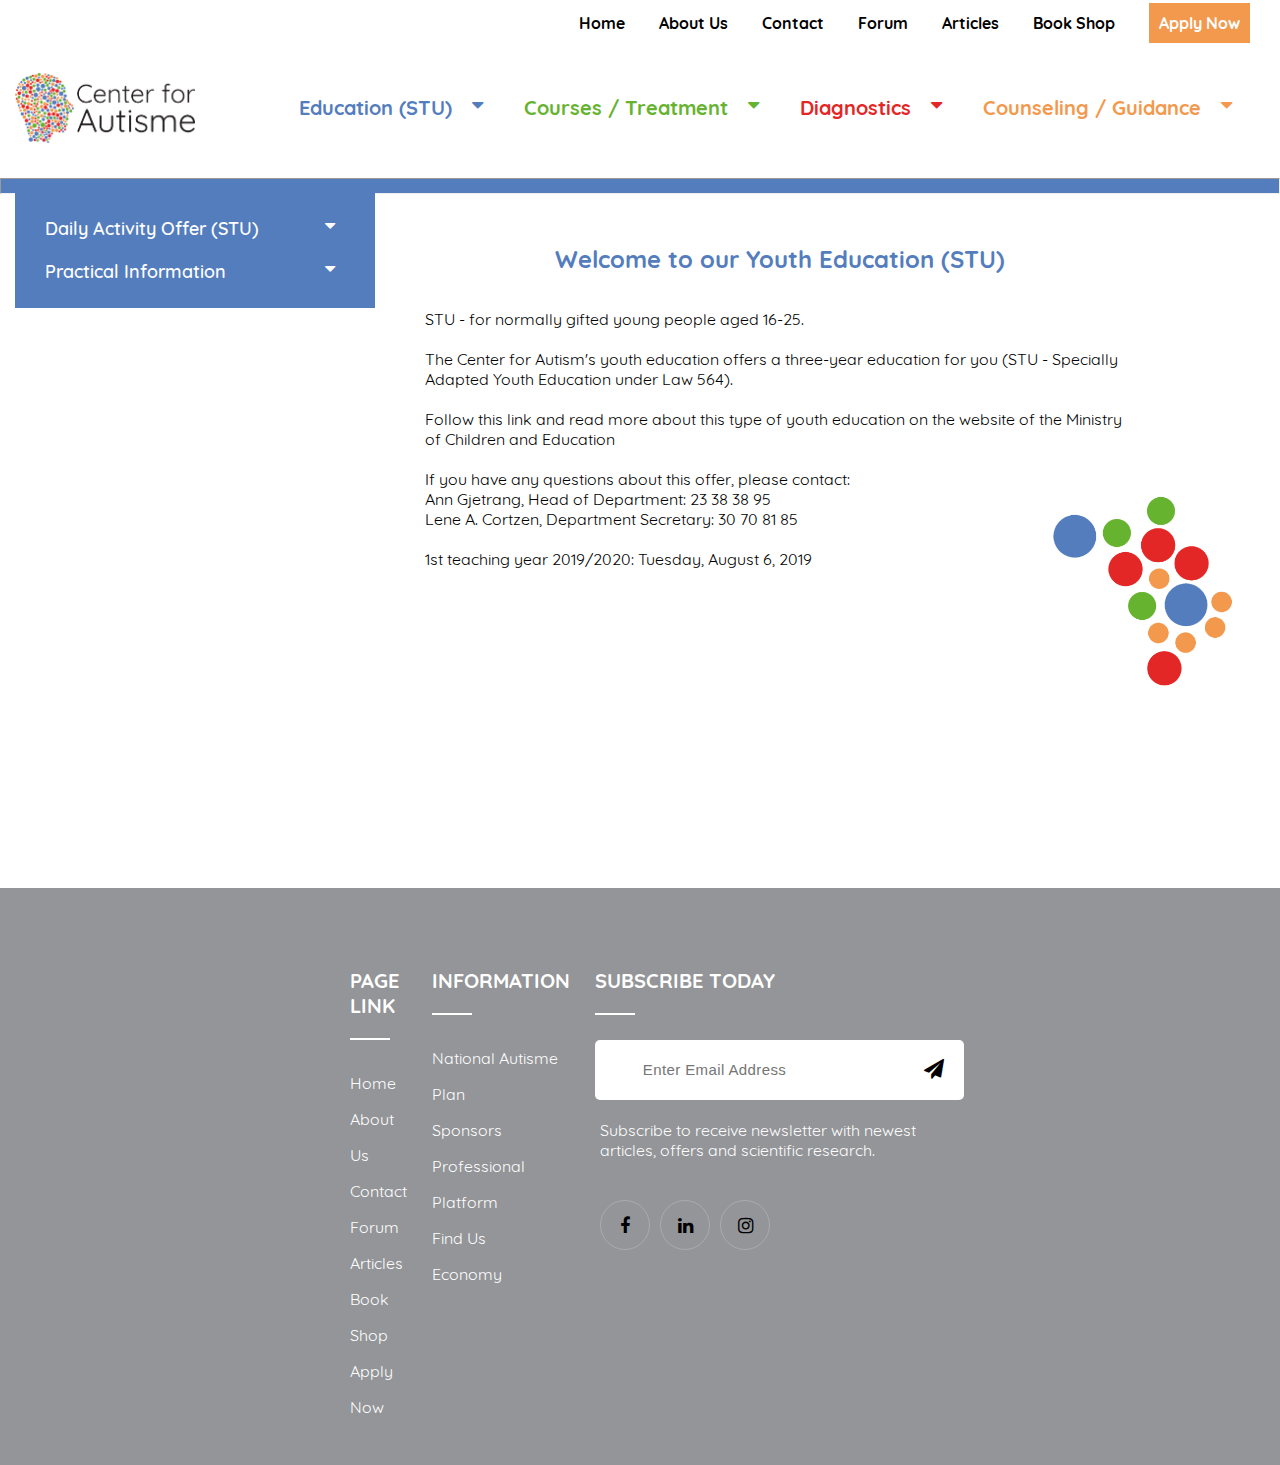
<file: education_stu.html>
<!doctype html>
<html>
<head>
<meta charset="utf-8">
	<meta name="ROBOTS" content="NOINDEX, NOFOLLOW">
	<meta content="width=device-width, initial-scale=1" name="viewport"/>
	<title>Education</title>
	<link href="main.css" rel="stylesheet" type="text/css">
    <link rel="stylesheet" href="https://cdnjs.cloudflare.com/ajax/libs/font-awesome/4.7.0/css/font-awesome.min.css">
	<link href="style_mob_menu.css" rel="stylesheet" type="text/css">
	
	
	
	<script>
	function openCity_2(evt, cityName) {
	var i, tabcontent, tablinks;
	document.getElementById("defaultOpen").click();
	tabcontent = document.getElementsByClassName("tabcontent");
	for (i = 0; i < tabcontent.length; i++) {
	tabcontent[i].style.display = "none";
	}
	tablinks = document.getElementsByClassName("tablinks");
	for (i = 0; i < tablinks.length; i++) {
	tablinks[i].className = tablinks[i].className.replace(" active", "");
	}
	document.getElementById(cityName).style.display = "block";
	evt.currentTarget.className += " active";

}

// Get the element with id="defaultOpen" and click on it
document.getElementById("defaultOpen").click();
	
	
	</script>
</head>

<body class="applynow-dots1">
    
  <!-- TOP BAR -->
    <nav class="bar">
    <section class="topbar">
            <article class="container">
                <div class="row">
                    
                    <section class="radecek">
                        <ul class="navigation navigation-right list-inline pull-right">
                                
								<li><a href="#" class="toplink">Home</a></li>
                                <li><a href="about_section.html" class="toplink">About Us</a></li> <!-- class="top_new active" predtym -->
                                <li><a href="Contact.html" class="toplink">Contact</a></li>
                                <li><a href="https://www.reddit.com/" target="_blank" class="toplink">Forum</a></li>
                                <li><a href="articles.html" class="toplink">Articles</a></li>
								<li><a href="https://www.centerforautisme.dk/faglig-viden/boghandel/" class="toplink">Book Shop</a></li>
                                <li><a href="apply_now.html" class="toplink apply">Apply Now</a></li>
                        </ul>
                    </section>
                </div>
            </article>
        </section>
    
    
    <!-- MENU -->
        
        <section class="menucko">
            
        <a href="index.html" ><img src="CfA_Color&Black.png" class="logo" alt="logo"></a>
            
            <!-- BLUE -->
            
   <section class="dropdown">
    <button class="dropbtn">Education (STU)<em class="fa fa-caret-down outside"></em></button>
    <article class="dropdown-content"> 
      <main class="dropdown-container">
       
          <!-- FIRST DROPDOWN -->
          <div>
          <button class="sub-button-menu"><a href="education_stu.html#daily-aside">Daily Activity Offer<i class="fa fa-caret-down"></i></a></button>
              <button class="pod-insidelinko"><a href="education_stu.html#subjects-aside">Subjects and Teaching</a></button>
              <button class="pod-insidelinko"><a href="education_stu.html#scolarship-aside">Scholarship</a></button>
              <button class="pod-insidelinko"><a href="education_stu.html#intership-aside">Intership</a></button>
          </div>
              
       	<!-- Second DROPDOWN -->
        
          <div>
  <button class="sub-button-menu"><a href="">Practical Information<i class="fa fa-caret-down"></i></a></button>
              <button class="pod-insidelinko"><a href="education_stu.html#holidays-aside">Holidays at STU</a></button>
              <button class="pod-insidelinko"><a href="education_stu.html#protected-aside">Employment<i class="fa fa-caret-down inside"></i></a></button>
              <button class="insidelinko"><a href="education_stu.html#ikea-aside">IKEA Gentofte</a></button>
              <button class="insidelinko"><a href="education_stu.html#graphic-aside">Graphic Workshop</a></button>
              <button class="pod-insidelinko"><a href="education_stu.html#endatstu-aside">End at STU (release)</a></button>
          </div>
         
          
      </main>
    </article>
    </section> 
            
            <!-- GREEN -->
            
    <section class="dropdown2">
    <button class="dropbtn2">Courses / Treatment<em class="fa fa-caret-down outside"></em></button>
    <article class="dropdown-content2"> 
      <main class="dropdown-container2">
       
          <!-- FIRST DROPDOWN -->
          
              
            <div>
                <button class="sub-button-menu"><a href="courses.html#courses-aside">Courses and Enrollment<!--<i class="fa fa-caret-down inside"></i>--></a>
             <!-- <button class="pod-insidelinko"><a href="https://forms.gle/GTf1DxJe7orkh5SZ7" target="_blank">Apply Now</a></button> -->
             
                  </button>
                </div>
            <div>
                <button class="sub-button-menu"><a href="">Work Ability<br>Clarification<i class="fa fa-caret-down inside"></i></a>
              <button class="pod-insidelinko"><a href="courses.html#internal-aside">Internal</a></button>
              <button class="pod-insidelinko"><a href="courses.html#external-aside">External</a></button>
                  </button>
                </div>
              
              <button class="sub-button-menu"><a href="courses.html#business-aside">External Business Course</a></button>
              <button class="sub-button-menu"><a href="courses.html#particularly-aside">Particularly Special<br>Education with<br>Mentor and Coach</a></button>
              <button class="sub-button-menu"><a href="courses.html#ocd-aside">Treatment of Anxiety / OCD</a></button>
              
              
        
        
          
      </main>
    </article>
    </section> 
  
            <!-- RED -->
            
            
              <section class="dropdown3">
    <button class="dropbtn3">Diagnostics<em class="fa fa-caret-down outside"></em></button>
    <article class="dropdown-content3"> 
      <main class="dropdown-container3">
       
          <!-- FIRST DROPDOWN -->
          
		 
          <button class="sub-button-menu"><a href="diagnostics.html#diagnostic-aside">Diagnostic Investigation<br>and Clarification</a></button>
          
          <button class="sub-button-menu"><a href="diagnostics.html#psycho-aside">Psychological Functional<br>Examination</a></button>
          <button class="sub-button-menu"><a href="diagnostics.html#neuro-aside">Neuropsychological<br>Examination</a></button>
          <button class="sub-button-menu"><a href="diagnostics.html#language-aside">Examination of Language<br>and Communication</a></button>
		  <button class="sub-button-menu"><a href="diagnostics.html#pricesandref-aside">Prices and Referral</a></button>
    
      </main>
    </article>
    </section> 
            
            <!-- ORANGE -->
            
    <section class="dropdown4">
    <button class="dropbtn4">Counseling / Guidance<em class="fa fa-caret-down outside"></em></button>
    <article class="dropdown-content4"> 
      <main class="dropdown-container4">
       
          <!-- FIRST DROPDOWN -->
          
          <div class="item-a">
          <button class="sub-button-menu"><a href="#">Counseling, Guidance<br>and Supervision<i class="fa fa-caret-down inside"></i></a></button>
               <button class="pod-insidelinko"><a href="#">Parental Advisory</a></button>
              <button class="pod-insidelinko"><a href="#">Sexual Instructions</a></button>
              <button  class="pod-insidelinko"><a href="#">Psychoeducation / Support Sessions</a></button>
              <button class="pod-insidelinko"><a href="#">Phone Advice</a></button>
              <button class="pod-insidelinko"><a href="#">Supervison for Professionals</a></button>
              <button class="pod-insidelinko"><a href="apply_now.html">Apply Now</a></button>
          </div>
              <button class="sub-button-menu"><a href="#">Special Educational<br>Support and<br>Guidance</a></button>
          <button class="sub-button-menu"><a href="#">Business and<br>Educational Mentor</a></button>
          <button class="sub-button-menu"><a href="#">Inquiry on Teaching</a></button>
          <button class="sub-button-menu"><a href="#">Group Activities</a></button>
        </main>
          
          
      </article>
    </section>
			
			<!-- Koniec Menucko -->
    </section>
				<!-- Koniec Menucko a Top bar -->
            </nav>
    
	<!-- Mobile Menu -->
	
	

  <nav id="flexmenu">
    <div class="logo">
      <a href="index.html"><img src="CfA_Color&Black.png" alt="logo" class="logicko-mob"></a>
    </div>

      <!-- SUB PRODUCT  POVODNE BOLI LINKY TAKTO - <li><a href="#">Sub Product</a></li> IBA S JEDNOU PALICKOU HORE NIE S UVODZOVKAMI
                <ul>
                <li><a href="#">Sub Product</a></li>
                <li><a href="#">Sub Product</a></li>
                </ul> 
        -->
      
      
    <div id="mobile-toggle" class="button"></div>
    <ul id="main-menu">
      <li class="active"><a href="#"></a></li>
      <li><a href="#"></a></li> <!-- robi medzeru medzi logom a linkami NECHAJ TO TAM!!! -->
        
        <!-- 1st BUTTON -->
        
        
      <li><a href="#" class="blue-1" style="color: #547dbd !important">Education (STU)</a>
         <ul class="sub-menu">
            <li><a href="education_stu.html#daily-aside">Daily Activity Offer</a>
             
                <li><a href="education_stu.html#subjects-aside" class="underneath">Subjects and Teaching</a></li>
                <li><a href="education_stu.html#scolarship-aside" class="underneath">Scholarship</a></li>
                 <li><a href="education_stu.html#intership-aside" class="underneath">Intership</a></li>
             
             </li>
             
             <li><a href="#">Practical Information</a>
             
                <li><a href="education_stu.html#holidays-aside" class="underneath">Holidays at STU</a></li>
                <li><a href="education_stu.html#protected-aside" class="underneath">Employment</a></li>
                 <li><a href="education_stu.html#ikea-aside" class="underneath2">IKEA</a></li>
                 <li><a href="education_stu.html#graphic-aside" class="underneath2">Graphic Workshop</a></li>
                 <li><a href="education_stu.html#endatstu" class="underneath">End at STU</a></li>
           
             </li>
         </ul>
      </li>
        
        <!-- 2nd BUTTON -->
        
        
              <li><a href="#" class="green-1" style="color: #66b330 !important">Courses / Treatment</a>
         <ul class="sub-menu">
            <li><a href="courses.html#courses-aside">Courses and Enrollment</a></li>
			<!-- <li><a href="https://forms.gle/GTf1DxJe7orkh5SZ7" class="underneath" target="_blank">Apply Now</a></li> -->
             <li><a href="#">Work Ability Clarification</a></li>
                 <li><a href="courses.html#internal-aside" class="underneath">Internal</a></li>
                 <li><a href="courses.html#external-aside" class="underneath">External</a></li>
            <li><a href="courses.html#business-aside">External Business Course</a></li>
             <li><a href="courses.html#particularly-aside">Particularly Special Education<br>with Mentor and Coach</a></li>
             <li><a href="courses.html#ocd-aside">Treatment of Anxiety / OCD</a></li>
         </ul>
            </li>
                  
        <!-- 3rd BUTTON -->
        
        
                  <li><a href="#" class="red-1" style="color: #e32626 !important">Diagnostics</a>
         <ul class="sub-menu">
            <li><a href="diagnostics.html#diagnostic-aside">Diagnostic Investigation<br>and Clarification</a></li>
            <li><a href="diagnostics.html#psycho-aside">Psychological Functional Examination</a></li>
             <li><a href="diagnostics.html#neuro-aside">Neuropsychological Examination</a></li>
             <li><a href="diagnostics.html#language-aside">Examination of Language<br>and Communication</a></li>
			 <li><a href="diagnostics.html#pricesandref-aside">Prices and Referral</a></li>
         </ul>
      </li>
        
        <!-- 4th BUTTON -->
        
        
        <li><a href="#" class="orange-1" style="color: #f2994d !important">Counseling and Guidance</a>
         <ul class="sub-menu">
            <li><a href="#">Counseling, Guidance and Supervision</a>
             
                <li><a href="#" class="underneath">Parental Advisory</a></li>
                <li><a href="#" class="underneath">Sexual Instructions</a></li>
                 <li><a href="#" class="underneath">Psychoeducation / Support Sessions</a></li>
                <li><a href="#" class="underneath">Phone Advice</a></li>
                 <li><a href="#" class="underneath">Supervison for Professionals</a></li>
                <li><a href="#" class="underneath">Apply Now</a></li>
             
            </li>
            <li><a href="#">Special Educational Support<br>and Guidance</a></li>
             <li><a href="#">Business and Educational Mentor</a></li>
             <li><a href="#">Inquiry on Teaching</a></li>
             <li><a href="#">Group Activities</a></li>
         </ul>
      </li>
        <li><img src="linka.png" alt="line" class="linka-mob"></li>
      <li><a href="apply_now.html">Apply Now</a></li>
      <li><a href="index.html">Home</a></li>
		<li><a href="about_section.html">About Us</a></li>
        <li><a href="Contact.html">Contact</a></li>
      <li><a href="https://www.reddit.com/" target="_blank">Forum</a></li>
		<li><a href="articles.html">Articles</a></li>
		<li><a href="https://www.centerforautisme.dk/faglig-viden/boghandel/" target="_blank">Bookshop</a></li>
    </ul>
  </nav>
	
	

	
	

  

	
	

  
        
        
    <hr class="ciara">
    

    <!--<hr class="ciara"> -->
        
  <section class="tabis-section">
    
<div class="tab">
  <button class="tablinks dropdown-btn" onclick="openCity(event, 'daily-aside')">Daily Activity Offer (STU)<em class="fa fa-caret-down"></em></button>
    <div class="dropdown-container-inside">
    <a href="#" class="vtom" onclick="openCity(event, 'subjects-aside')">Subjects and Teaching</a>
    <a href="#" class="vtom" onclick="openCity(event, 'scolarship-aside')">Scolarship</a>
    <a href="#" class="vtom" onClick="openCity(event, 'intership-aside')">Intership</a>
  </div>
    
    <button class="tablinks dropdown-btn">Practical Information<em class="fa fa-caret-down"></em></button>
    <div class="dropdown-container-inside">
    <a href="#" class="vtom" onclick="openCity(event, 'holidays-aside')">Holidays at STU</a>
    <a href="#" class="vtom" onclick="openCity(event, 'protected-aside')">Protected Employment<em class="fa fa-caret-down sipkapodsublinkom"></em></a>
        <a href="#" class="pod-vtom" onclick="openCity(event, 'ikea-aside')">IKEA Gentofte</a> 
        <a href="#" class="pod-vtom" onclick="openCity(event, 'graphic-aside')">Graphic Workshop</a> 
    <a href="#" class="vtom" onclick="openCity(event, 'endatstu-aside')">End at STU</a>      
  </div>
    
    
</div>

        
        <!-- Content -->
        
	  <article class="tab-texts">
	  <!-- Daily Activity offer -->
	  
<article id="daily-aside" class="tabcontent">
  <h3 class="heading">Welcome to our Youth Education (STU)</h3>
            
            <p class="paragraph-inside">STU - for normally gifted young people aged 16-25.<br><br> 

 

The Center for Autism's youth education offers a three-year education for you 
(STU - Specially Adapted Youth Education under Law 564).<br><br>

Follow this link and read more about this type of youth education on the website of the Ministry of Children and Education<br><br>


If you have any questions about this offer, please contact:<br>

Ann Gjetrang, Head of Department: 23 38 38 95<br>

Lene A. Cortzen, Department Secretary: 30 70 81 85<br><br>


1st teaching year 2019/2020: Tuesday, August 6, 2019 </p>
            
    
</article>
	  
	  
	 <!-- SUBJECTS AND TEACHING -->
	  
	  <article id="subjects-aside" class="tabcontent">
  <h3 class="heading">Subjects and Teaching</h3>
            
            <p class="paragraph-inside">We have approx. 5-6 teams pr. year with an average of 6 young people in each team.<br>

The teams are mixed boys / girls. Each team has a common room, but teaching will also take place in other premises.<br><br>

 

The STU is 840 hours a year distributed over 40 weeks.<br>

Meeting time is Monday to Thursday at. 9.00-14.40 (2 modules before lunch and 2 modules after lunch) and Friday at. 9.00-12.30 (2 modules) - breaks are included in the form.<br>

Some subjects you must have (compulsory subjects), while other subjects you can choose from (electives). We try to create all electives from year to year, but it depends on how many people choose it..</p>
            
            <h4 class="heading-inside">Mandatory subjects</h4>
            
            <p class="paragraph-inside">Bo-teaching<br>
		Communication<br>
		Body and health<br>
		LIFE<br>
		Mathematics<br>
		Psychology<br>
		Society and business<br>
		Talk group<br></p>
		  
		  <h4 class="heading-inside">Electives</h4>
            
            <p class="paragraph-inside">Ball game<br>
Board game<br>
CS-GO<br>
Extra Danish<br>
English<br>
Fitness<br></p>
</article>
	  
	  <!-- SCOLARSHIP -->
	  
	  <article id="scolarship-aside" class="tabcontent">
  <h3 class="heading">Scolarship - Demetrious Haracopos Legat</h3>
		  <h4 class="heading-inside">Center for Autism and the Sofieskolen once a year awards the scholarship to a person and / or institution who, in their work with the autism area, is based on a practice that "every person has the right to be seen and heard."</h4><br>
		  <p class="paragraph-inside">The scholarship aims to inspire and maintain the work of psychologist Demetrious Haracopos for people with autism for more than 40 years. Demetrious was the head of the Sofies School before becoming the initiator of and later the head of the Center for Autism. He had a special ability to inspire and motivate people around him, and his involvement benefited many.<br><br> Demetrious was an enthusiast in working with people with autism and is especially remembered for his respectful and engaging approach to the co-operation between parents and relatives of children with autism. He is an icon of a strong community and a common understanding between parents and professionals.<br><br>

The scholarship is awarded, for example, on the basis of special activities for the parent group, the handling of problem-damaging behavior, new initiatives and / or inventions that can contribute to developing and helping to improve the quality of life and indepedence</p> 
		  
		  <h4 class="heading-inside">Facts</h4>
		  
		  <p class="paragraph-inside">Application deadline:   15 October 2018<br>

Application amount: DKK 20,000, -<br>

Send the application to: Center for Autism, Herlev Hovedgade 199, 2730 Herlev</p>
		  
		  
</article>
	  
	  <!-- Intership -->
	  
	  <article id="intership-aside" class="tabcontent">
  <h3 class="heading">Intership at STU</h3>
		  <p class="paragraph-inside">As a starting point, all young people who attend a STU course must be in an internship. But we will of course take individual considerations to the extent that is relevant.<br><br>

 

Internships must contribute to meeting the objectives of the education plan (Act 564, §6, subsection 3).<br><br>

 

Organization of practices is based on<br><br>

- wishes, needs, resources, etc. <br>
- internship interviews with the young person (from the 2nd year)<br><br>
Together with the young person, the business consultant reviews the introduction of structure and working conditions in a workplace. Work is done on strategies for support in internships / business life - and with the individual's recognition of the need for such.<br><br>

 

Furthermore, the need for compensatory measures in the working environment will be identified and described.</p>            
</article>
	  
	  
	  <!-- PRACTICAL INFORMATION -->
	  
	  <article id="practical-aside" class="tabcontent">
		  <!--
  <h3 class="heading">Practical information for students/parents</h3>
		  <p class="paragraph-inside">There you can find pracitical information about studying, holidays,....</p> -->           
</article>
	  
	  
	   <!-- Holidays -->
	  
	  <article id="holidays-aside" class="tabcontent">
  <h3 class="heading">Holidays for 2018/2019</h3>
		  <p class="paragraph-inside">Educational day: Monday 10 September<br>
Autumn holiday: Saturday, October 13 - Sunday, October 21st<br>
Christmas Holiday: Saturday, December 22 - Wednesday, January 2<br></p>            
</article>
	  
	  
	  <!-- Protected employment -->
	  
	  <div id="protected-aside" class="tabcontent">
  <h3 class="heading">Protected Employment § 103/104</h3>
            
            <p class="paragraph-inside">The business center offers several different types of protected employment in accordance with sections 103 and 104 (services and activities). The goal of them is to offer young people / adults with a neurodevelopmental disorder the opportunity to have a working day and a work or daily meaningful activities, that can be:</p>
            
            <h4 class="heading-inside">Protected employment in our internal workshops:</h4>
            
            <p class="paragraph-inside">Photo / film, magazine editing, Computer / IT, Service, Café.</p>
		  
		  <h4 class="heading-inside">Protected employment in job team:</h4>
            
            <p class="paragraph-inside">Eg. IKEA</p>
		  
		  <h4 class="heading-inside">Activity and social activities:</h4>
		  
		  <p class="paragraph-inside">Eg. Music</p>
		  
		  <p class="paragraph-inside">The target group in the protected employment is young / adults with neurological developmental disorder who have been awarded a pension and who have a greater support need in relation to being in a workplace in order to be able to fit a job or to be able to participate in activities. The participant, when affiliated with the internal and external protected employment, will be paid a small wage earner by the Business Center.<br><br>

 

It is important that the participants, where they are affiliated, feel included and that they feel that they are part of the workplace they are affiliated with.<br><br>

 

In all events, participants in their working day are associated with a business instructor who is responsible for their well-being. The business instructor has the opportunity to support or assist if, during the day, challenges arise that the participant does not manage to solve himself.<br><br>

 

The protected employment is based on the individual's resources and needs. The days are built around clarity and predictability.</p>
</div>
	  
	  <!-- IKEA -->
	  
	  <article id="ikea-aside" class="tabcontent">
  <h3 class="heading">Ikea Gentofte</h3>
		  <h4 class="heading-inside">The seats are offered to young people / grow with an autism spectrum disorder as protected employment §103 or as a resource, upgrading or competence course. </h4><br>
		  <p class="paragraph-inside">It is a prerequisite that the participants like to be on an active and sometimes busy workplace, and that to meet at. 8 am in the morning is not an obstacle. 
One should also be able to have customers in IKEA who will also be around one when working. <br><br>

There is a job team associated with educational staff from the Center for Autism, who works in the team and who organizes the individual's and the team's different tasks.<br><br>

The working day is structured according to a specific structure, which also applies to the individual tasks. Many of the tasks are carried out independently after thorough training or together with a partner. Fixed tasks that the team takes care of include: filling of goods and bags at the cash register, filling goods in the bistro and filling up the store with catalogs, pencils and measuring tape. <br><br>

We emphasize an appreciative pedagogy with respect and understanding for the individual. We make a lot of sense that there is a good and informal atmosphere, where you can laugh and enjoy together in a safe community in the team. </p>            
</article>
	  
	  <!-- Graphic Workshop -->
	  
	  <article id="graphic-aside" class="tabcontent">
  <h3 class="heading">Graphic Workshop</h3>
		  <h4 class="heading-inside">Graphic workshop for begginers at STU</h4><br>
		  <p class="paragraph-inside">The workshop is for young people / adults who have an autism spectrum disorder / Asperger's syndrome and who like to be creative. There is a focus on creative and personal development, experiences and togetherness.<br><br>

 

Our starting point is that the participants get the opportunity to gain a greater self-insight, a better self-esteem and a good self-confidence through meaningful activities.<br><br>

 

There is the opportunity to meet other young people, which the participant can mirror in and get good and positive experiences with.<br><br>

We emphasize an appreciative pedagogy with respect and understanding for the individual. We do a lot of that there is a good and informal atmosphere, where you can laugh and enjoy together in a safe community. Where there is the opportunity to promote fellowship and community in the group as well as build friendships and networks.
<br><br>
 

We offer activities within: <br><br>

 

Graphical work<br>
Different handwork<br>
Drawing<br>
 

The workshop is open from 10am. 9:00 to 14:00 Tuesday and Wednesday</p>
</article>
	  
	  
	  <!-- End at STU -->
        
<article id="endatstu-aside" class="tabcontent">
  <h3 class="heading">End at STU (release)</h3>
            
            <p class="paragraph-inside">At the beginning of your 3rd STU year, we will prepare a plan for release. We write the plan in cooperation with you, relevant relatives, your uu supervisor and municipal case officer.<br><br>

 

The three-year youth education with us must be completed within five years. This means that you can interrupt the course for a total of two years. A possible break in the STU is agreed with your contact person at the youth education and your UU supervisor.<br><br>

 

We hold a final status meeting a few months before you stop, so we ensure that there is a plan for what you need after finishing STU.<br><br>

 

At the end of the program, we design a certificate of competence that describes your professional, practical and personal competencies.</p>
            
           
</article>
	  
</article>
	  
	  
	  
	  
	  
	  
	  

	  </section>
	  
	
<!-- FOOTER -->
	
<footer class="footer">    
                            
		
                    <section class="services">
                        <article class="single_footer">
                            <h4>Page link</h4>
                            <ul>
								<li><a href="index.html">Home</a></li>
                                <li><a href="about_section.html">About Us</a></li>
                                <li><a href="Contact.html">Contact</a></li>
                                <li><a href="https://www.reddit.com/" target="_blank">Forum</a></li>
                                <li><a href="articles.html">Articles</a></li>
                                <li><a href="https://www.centerforautisme.dk/faglig-viden/boghandel/" target="_blank">Book Shop</a></li>
								<li><a href="apply_now.html">Apply Now</a></li>
                            </ul>
                        </article>
                    </section><!--- END COL --> 
                    <section class="pagelink">
                        <article class="single_footer single_footer_address">
                            <h4>Information</h4>
                            <ul>
                                <li><a href="https://www.centerforautisme.dk/media/218909/NAP_Lovgivning_web.pdf" target="_blank">National Autisme Plan</a></li>
                                <li><a href="https://www.protac.dk/" target="_blank">Sponsors</a></li>
                                <li><a href="https://www.centerforautisme.dk/media/250111/faglig_platform_2016.pdf" target="_blank">Professional Platform</a></li>
                                <li><a href="https://goo.gl/maps/AaJDgCvKRQJ95ycg9" target="_blank">Find Us</a></li>
								<li><a href="https://www.centerforautisme.dk/om-os/registreret-socialoekonomisk-virksomhed/" target="_blank">Economy</a></li>
                                
                            </ul>
                        </article>
                    </section><!--- END COL -->
                    <section class="newsletteris">
                        <article class="single_footer single_footer_address">
                            <h4>Subscribe today</h4>
                            <div class="signup_form">                           
                                <form action="#" class="subscribe">
                                    <input type="text" class="subscribe__input" placeholder="Enter Email Address">
                                    <button type="button" class="subscribe__btn"><i class="fa fa-paper-plane"></i></button>
                                </form>
                            </div>
                        </article>
						<p class="info-subs">Subscribe to receive newsletter with newest articles, offers and scientific research.</p>
                        <article class="social_profile">
                            <ul>
                                <li><a href="https://www.facebook.com/CenterForAutisme" target="_blank"><i class="fa fa-facebook-f"></i></a></li>
                                <li><a href="https://www.linkedin.com/company/center-for-autisme/" target="_blank"><i class="fa fa-linkedin"></i></a></li>
                                <li><a href="https://www.instagram.com/" target="_blank"><i class="fa fa-instagram"></i></a></li>
                            </ul>
                        </article>                          
                    </section><!--- END COL -->         
               
   
	
	
	</footer>

	
	
	
	
   <script src="http://cdnjs.cloudflare.com/ajax/libs/jquery/2.1.3/jquery.min.js"></script>
<script src="index_custom.js"></script>


	

    <!-- JAVASCRIPT DROPDOWN -->
    
    <script>
/* Loop through all dropdown buttons to toggle between hiding and showing its dropdown content - This allows the user to have multiple dropdowns without any conflict */
        
        /* DROPDOWN */
var dropdown = document.getElementsByClassName("dropdown-btn");
var i;

for (i = 0; i < dropdown.length; i++) {
  dropdown[i].addEventListener("click", function() {
  this.classList.toggle("active");
  var dropdownContent = this.nextElementSibling;
  if (dropdownContent.style.display === "block") {
  dropdownContent.style.display = "none";
  } else {
  dropdownContent.style.display = "block";
  }
  });
}
        
        /* BANNER */
        
        var slideIndex = 0;
showSlides();

function showSlides() {
  var i;
  var slides = document.getElementsByClassName("mySlides");
  for (i = 0; i < slides.length; i++) {
    slides[i].style.display = "none"; 
  }
  slideIndex++;
  if (slideIndex > slides.length) {slideIndex = 1} 
  slides[slideIndex-1].style.display = "block"; 
  setTimeout(showSlides, 4000); // Change image every 2 seconds
}
        
        /* TABY */
        
        function openCity(evt, cityName) {
  var i, tabcontent, tablinks;
  tabcontent = document.getElementsByClassName("tabcontent");
  for (i = 0; i < tabcontent.length; i++) {
    tabcontent[i].style.display = "none";
  }
  tablinks = document.getElementsByClassName("tablinks");
  for (i = 0; i < tablinks.length; i++) {
    tablinks[i].className = tablinks[i].className.replace(" active", "");
  }
  document.getElementById(cityName).style.display = "block";
  evt.currentTarget.className += " active";
}

// Get the element with id="defaultOpen" and click on it
document.getElementById("defaultOpen").click();
        
        
</script>
    
    
</body>
</html>
</file>
<file: main.css>
@charset "utf-8";
/* CSS Document */

/* COLOR PALLETE
BLUE - #547dbd
GREEN - #66b330
RED - #e32626
ORANGE - #f2994d
YELLOW - #e2e449
LIGHT GREY - #c7c8ca
DARK GREY - #939598
*/

/* CODE */

/* CELY FONT FACE ROBI TO ZE KED NIEKTO NEMA NAINSTALOVANY NAS FONT (PISMO KTORE POUZIVAME) TAK MU HO AUTOMATICKY STIAHNE / NAINSTALUJE DO PC A VIDI PISMENA / TEXT TAK AKO MA */ 

/* TENKE PISMO */
@font-face {
  font-family: 'Quicksand';
  font-style: normal;
  font-weight: 300;
  src: url('/fonts/quicksand-v9-latin-300.eot'); /* IE9 Compat Modes */
  src: local('Quicksand Light'), local('Quicksand-Light'),
       url('/fonts/quicksand-v9-latin-300.eot?#iefix') format('embedded-opentype'), /* IE6-IE8 */
       url('/fonts/quicksand-v9-latin-300.woff2') format('woff2'), /* Super Modern Browsers */
       url('/fonts/quicksand-v9-latin-300.woff') format('woff'), /* Modern Browsers */
       url('/fonts/quicksand-v9-latin-300.ttf') format('truetype'), /* Safari, Android, iOS */
       url('/fonts/quicksand-v9-latin-300.svg#Quicksand') format('svg'); /* Legacy iOS */
}

/* quicksand-500 - latin */ /* JEMNE HRUBE PISMO */
@font-face {
  font-family: 'Quicksand';
  font-style: normal;
  font-weight: 500;
  src: url('/fonts/quicksand-v9-latin-500.eot'); /* IE9 Compat Modes */
  src: local('Quicksand Medium'), local('Quicksand-Medium'),
       url('/fonts/quicksand-v9-latin-500.eot?#iefix') format('embedded-opentype'), /* IE6-IE8 */
       url('/fonts/quicksand-v9-latin-500.woff2') format('woff2'), /* Super Modern Browsers */
	  
       url('/fonts/quicksand-v9-latin-500.woff') format('woff'), /* Modern Browsers */
       url('/fonts/quicksand-v9-latin-500.ttf') format('truetype'), /* Safari, Android, iOS */
       url('/fonts/quicksand-v9-latin-500.svg#Quicksand') format('svg'); /* Legacy iOS */
}

/* quicksand-regular - latin */ /* KLASICKE PISMO - ZAKLADNA HRUBKA */
@font-face {
  font-family: 'Quicksand';
  font-style: normal;
  font-weight: 400;
  src: url('/fonts/quicksand-v9-latin-regular.eot'); /* IE9 Compat Modes */
  src: local('Quicksand Regular'), local('Quicksand-Regular'),
       url('/fonts/quicksand-v9-latin-regular.eot?#iefix') format('embedded-opentype'), /* IE6-IE8 */
       url('/fonts/quicksand-v9-latin-regular.woff2') format('woff2'), /* Super Modern Browsers */
       url('/fonts/quicksand-v9-latin-regular.woff') format('woff'), /* Modern Browsers */
       url('/fonts/quicksand-v9-latin-regular.ttf') format('truetype'), /* Safari, Android, iOS */
       url('/fonts/quicksand-v9-latin-regular.svg#Quicksand') format('svg'); /* Legacy iOS */
}

/* quicksand-700 - latin */ /* HRUBE PISMO */
@font-face {
  font-family: 'Quicksand';
  font-style: normal;
  font-weight: 700;
  src: url('/fonts/quicksand-v9-latin-700.eot'); /* IE9 Compat Modes */
  src: local('Quicksand Bold'), local('Quicksand-Bold'),
       url('/fonts/quicksand-v9-latin-700.eot?#iefix') format('embedded-opentype'), /* IE6-IE8 */
       url('/fonts/quicksand-v9-latin-700.woff2') format('woff2'), /* Super Modern Browsers */
       url('/fonts/quicksand-v9-latin-700.woff') format('woff'), /* Modern Browsers */
       url('/fonts/quicksand-v9-latin-700.ttf') format('truetype'), /* Safari, Android, iOS */
       url('/fonts/quicksand-v9-latin-700.svg#Quicksand') format('svg'); /* Legacy iOS */
}





* {box-sizing: border-box;
}


html{height: 100%;
margin: auto !important;
overflow: auto!important;
font-family: quicksand;}

#endatstu-aside, #graphic-aside, #ikea-aside, #protected-aside, #holidays-aside, #practical-aside, #intership-aside, #scolarship-aside, #subjects-aside {display: none;}

/* body je cela webstranka, od hora az dole, na webstranke sa pouziva font quicksand, a obrazok guliciek ako mozte vidiet napravo (iba na HOMEPAGE SU GULICKY) */
body {
    font-family: quicksand !important;
    background-repeat: no-repeat;
    background-position: 0% 81%;
}

/* a ma predefinovane hodnoty ktorych som sa zbavil aby som ich mohol neskor prisposobovat podla seba (vyfarbit, zmenit farbu pisma...upravovat proste) */
a {
    text-decoration: none;
    color: black;
}

/* button ma predefinovane hodnoty ktorych som sa zbavil aby som ich mohol neskor prisposobovat podla seba (vyfarbit, zmenit farbu pisma...upravovat proste) */

button {border: none;
background: transparent;}

/* ul ma predefinovane hodnoty ktorych som sa zbavil aby som ich mohol neskor prisposobovat podla seba (vyfarbit, zmenit farbu pisma...upravovat proste) */

ul {margin-top: 0;}

/* footer ma predefinovane hodnoty ktorych som sa zbavil aby som ich mohol neskor prisposobovat podla seba (vyfarbit, zmenit farbu pisma...upravovat proste) */

footer {position:relative!important;
   bottom:0;
   width:100%;
   }

.footer li a:hover {font-weight: 700 !important;}

/* blizsia specifikacia buttonu - konkretne tieto buttony - vztahuje sa na buttony na lavej strane */

button.tablinks.dropdown-btn {display: block;
font-family: quicksand;}

a.vtom {display: block;}

/* APPLY NOW DOTS BG */ /* GULICKY POZADIE */

.applynow-dots1 {
    background-image: url("gulickz-right.png") !important;
    background-repeat: no-repeat;
    background-position: 96% 70%;
    background-size: 190px auto;
    background-clip: border-box;
    background-attachment: scroll;
}


.bodkybackground {
    background-image: url(gulickz.png);
    background-repeat: no-repeat;
    background-position: 4% 69%;
    background-size: 190px auto;
}

/* GRID LAYOUT  - SIRKA, VYSKA, KOLKO POLICIEK TO BUDE MAT (CHAP TO AKO TABULKU DO KTOREJ DOSADZAS VECI (ELEMENTY) */

.grid {
    width: auto;
    max-width: 1170px;
    min-width: auto;
    margin-right: auto;
    margin-left: auto;
    grid-auto-flow: row;
    grid-column-gap: 0px;
    grid-row-gap: 0px;
    grid-template-columns: auto 1fr;
    grid-template-rows: auto;
    -webkit-box-shadow: 1px 12px 5px 2px;
    box-shadow: 1px 12px 5px 2px;
    position: relative;
    margin-top: -54px;
    background: white;
}


/* TOP BAR - HORNA LISTA KDE SU BUTTONY AKO ABOUT US, CONTACT, ....*/


/* KONKRETNY BUTTON APPLY NOW - VIDIS JE ORANZOVY */
.apply {
    
  padding: 10px;
   /* border: 3px solid #f2994d; /*
   /* som doplnil */
  /*  display: block; */
    color:white !important;
    width: 22px;
    height: 22px;
    border-radius: 0%;
    background: #f2994d;
    cursor: pointer;
    box-shadow: 0 0 0 rgba(204,169,44, 0.4);
    animation: pulse 2s infinite;
}



.apply:hover {letter-spacing: 0.5px;
background: #f2994d;}

@-webkit-keyframes pulse {
    0% {
      -webkit-box-shadow: 0 0 0 0 rgba(255, 128, 10, 0.589);
    }
    70% {
        -webkit-box-shadow: 0 0 0 10px rgba(255, 128, 10, 0);
    }
    100% {
        -webkit-box-shadow: 0 0 0 0 rgba(255, 128, 10, 0);
    }
  }
  @keyframes pulse {
    0% {
      -moz-box-shadow: 0 0 0 0 rgba(255, 128, 10, 0.589);
      box-shadow: 0 0 0 0 rgba(255, 128, 10, 0.589);
    }
    70% {
        -moz-box-shadow: 0 0 0 10px rgba(255, 128, 10, 0);
        box-shadow: 0 0 0 10px rgba(255, 128, 10, 0);
    }
    100% {
        -moz-box-shadow: 0 0 0 0 rgba(255, 128, 10, 0));
        box-shadow: 0 0 0 0 rgba(255, 128, 10, 0);
    }
  }


.apply-inside-article {
	font-family: quicksand;
	font-weight: 550;
	font-size: 16px;
	padding: 10px;
   /* border: 3px solid #f2994d; /*
   /* som doplnil */
  /*  display: block; */
    color:white !important;
    background: #f2994d;
    cursor: pointer;
	width: 100% !important;
}



.toplink:hover {letter-spacing: 0.5px}

/* CELE JE TO JEDNA KOCKA/OBDLZNIK KTORY JE TAKTO A TAKTO DLHY A JE V NOM PISANE TOUTO A TOUTO FARBOU */

.container {
    width: 1250px;
    font-weight: 700 !important;
    display: block;
    margin-right: auto;
    margin-left: auto;
    color: black;
}


/* STYLIZACIA DANEHO RIADKU - CONTAINERA */
.header_main .topbar .navigation {
    height: 30px;
    color: black;
    margin: 0;

}

.list-inline {
    padding-left: 0;
    /* [disabled]margin-left: -5px; */

}

.header_main .topbar .navigation li {
    position: relative;
    height: 100%;
    line-height: 30px;
    font-size: 13px;
    font-weight: 600 !important;
    padding: 0 8px;
}
.list-inline>li {
    display: inline-block;
    padding-right: 5px;
    padding-left: 5px;
}

.radecek {
    width: 100%;
    float: left;
    position: relative;
    min-height: 1px;
    padding-right: 0px;
    padding-left: 15px;
    margin-top: 10px;
    color: #000000;
}




.header_main {
    background: #00457d;
    width: 100%;
    height: 30px;
    
    top: 0;
    z-index: 10001;
}

.topbar {
    background: #00457d;
    width: 100%;
    z-index: 10001;
    height: 0px;
    color: black;
    display: block;
    margin-top: -30px;
}

/* FARBA DANYCH LINKOV */

.toplink {
  margin: 0 10px;
  color: black;
}

.toplink_new {
  margin: 0 10px;
  color: black;
}


/* MAIN MENU */

.menucko {
	font-family: quicksand !important;
    width: 1250px;
    margin: 70px auto auto;
    padding-bottom: 15px;
    display: grid;
    grid-template-columns: auto auto auto auto auto;
    grid-template-rows: auto;
    grid-auto-flow: column;
    align-items: center;
}

.menucko a {color: white !important;}

/* EDUCATION BUTTON - MODRY */

.dropbtn {
	font-family:quicksand;
    border: none;
    background: transparent;
    color: #547dbd;
    font-weight: 550 !important;
    padding-bottom: 20px;
    display: block;
    font-size: 20px;
    text-align: left;
    margin-left: auto;
    margin-right: auto;
}

/* EDUCATION CONTAINER - TO CO SA TI OTVORI KED NA TO PREJDES MYSOU - FARBA, TEXT, MEDZERY... */

.dropdown-content {
	font-family:quicksand;
    font-weight: 700 !important;
    font-size: 16px;
    color: #000000;
    display: none;
    position: absolute;
    background-color: #547dbd;
    width: 600px;
    align-self: center;
    box-shadow: 0px 8px 16px 0px rgba(0,0,0,0.2);
    z-index: 1;
    padding-top: 25px;
    padding-right: 25px;
    padding-bottom: 25px;
}


.dropdown:hover .dropdown-content {
    display: block;
}



/* Responsive layout - makes the three columns stack on top of each other instead of next to each other */
/* EDUCATION CONTAINER - TO CO SA TI OTVORI KED NA TO PREJDES MYSOU - TO AKO TO JE ZORADENE - GRID!!! */

.dropdown-container {
	font-family:quicksand !important;
    display: grid;
    grid-template-columns: 1fr 1fr;
    grid-template-rows: auto;
    grid-column-gap: 25px;
    grid-auto-flow: column;
    width: 100%;
    height: auto;
    align-content: center;
    margin-left: auto;
    margin-right: auto;
    font-style: normal;
    font-weight: 700 !important;
    left: auto;
    right: auto;
    text-align: left;

}


/* GREEN SECTION */
/* Courses CONTAINER - TO CO SA TI OTVORI KED NA TO PREJDES MYSOU - TO AKO TO JE ZORADENE - GRID!!! */


.dropdown-container2 {
	font-family:quicksand;
    display: grid;
    grid-template-columns: auto auto auto;
    grid-template-rows: auto auto;
    grid-auto-flow: column;
    font-style: normal;
    font-weight: 700 !important;
    text-align: left;
    width: auto;
    grid-column-gap: 25px;
    grid-row-gap: 50px;
    align-items: flex-start !important;
}


/* Courses BUTTON - ZELENY */

.dropbtn2 {
	font-family:quicksand;
   border: none;
    background: transparent;
    color: #66b330;
    font-weight: 550 !important;
    padding-bottom: 20px;
    display: block;
    font-size: 20px;
    text-align: left;
    margin-left: auto;
    margin-right: auto;
}

.dropdown2:hover .dropbtn2 {
	font-family:quicksand;
    color: #66b330;
    background: transparent;
}

/* Courses CONTAINER - TO CO SA TI OTVORI KED NA TO PREJDES MYSOU - FARBA, TEXT, MEDZERY... */

.dropdown-content2 {
	font-family:quicksand;
    font-weight: 700;
    font-size: 16px;
    display: none;
    position: absolute;
    background-color: #66b330;
    width: auto;
    box-shadow: 0px 8px 16px 0px rgba(0,0,0,0.2);
    z-index: 1;
    padding-top: 25px;
    padding-right: 25px;
    /* [disabled]padding-left: 25px; */
    padding-bottom: 25px;
    max-width: 650px;
}


.dropdown2:hover .dropdown-content2 {
	font-family:quicksand;
    display: block;
}

/* RED SECTION */
/* Diagnostics CONTAINER - TO CO SA TI OTVORI KED NA TO PREJDES MYSOU - TO AKO TO JE ZORADENE - GRID!!! */


.dropdown-container3 {
    display: grid;
    grid-template-columns: auto auto auto;
    grid-template-rows: auto auto;
    grid-column-gap: 25px;
    grid-row-gap: 50px;
    grid-auto-flow: column;
    width: 100%;
    height: auto;
    align-content: center;
    margin-left: auto;
    margin-right: auto;
    font-style: normal;
    font-weight: 700 !important;
    left: auto;
    right: auto;
    text-align: left;
    align-items: flex-start !important
}

/* Diagnostics BUTTON - Cerveny */

.dropbtn3 {
    border: none;
    background: transparent;
    color: #e32626;
    font-weight: 550 !important;
    padding-bottom: 20px;
    display: block;
    font-size: 20px;
    text-align: left;
    margin-left: auto;
    margin-right: auto;
	font-family:quicksand;
}

 .dropdown3:hover .dropbtn3 {
    color: #e32626 !important;
    background: transparent;
}

/* Diagnostics CONTAINER - TO CO SA TI OTVORI KED NA TO PREJDES MYSOU - FARBA, TEXT, MEDZERY... */

.dropdown-content3 {
    font-weight: 700;
    font-size: 16px;
    display: none;
    position: absolute;
    background-color: #e32626;
    max-width: 650px;
    box-shadow: 0px 8px 16px 0px rgba(0,0,0,0.2);
    z-index: 1;
    padding-top: 25px;
    padding-right: 25px;
    padding-bottom: 25px;
    right: 326px;

}


.dropdown3:hover .dropdown-content3 {
    display: block;
    position: absolute;
    
}

/* ORANGE SECTION */
/* Counseling and Guidance CONTAINER - TO CO SA TI OTVORI KED NA TO PREJDES MYSOU - TO AKO TO JE ZORADENE - GRID!!! */

.dropdown-container4 {
    display: grid;
    grid-template-columns: auto auto auto;
    grid-template-rows: auto auto;
    grid-column-gap: 25px;
    grid-row-gap: 50px;
    grid-auto-flow: column;
    width: 100%;
    height: auto;
    align-content: center;
    font-weight: 700;
    text-align: left;
    align-items: flex-start !important;
}

/* Counseling and Guidance BUTTON - Oranzovy */

.dropbtn4 {
    border: none;
    background: transparent;
    color: #f2994d;
    font-weight: 550;
    padding-bottom: 20px;
    display: block;
    font-size: 20px;
    text-align: right;
    margin-left: auto;
    margin-right: auto;
	font-family:quicksand;
}



 .dropdown4:hover .dropbtn4 {
    color: #f2994d !important;
    background: transparent;
}

/* Counseling CONTAINER - TO CO SA TI OTVORI KED NA TO PREJDES MYSOU - FARBA, TEXT, MEDZERY... */
.dropdown-content4 {
    font-weight: 700;
    font-size: 18px;
    display: none;
    position: absolute;
    background-color: #f2994d;
    max-width: 650px;
    box-shadow: 0px 8px 16px 0px rgba(0,0,0,0.2);
    z-index: 1;
    padding-top: 25px;
    padding-right: 25px;
    /* [disabled]padding-left: 25px; */
    padding-bottom: 25px;
    right: 326px;

}


.dropdown4:hover .dropdown-content4 {
    display: block;
}

/* SPECIFICKA POZICIA DANEJ POLOZKY V GRIDE (V TABULKE) - VZTAHUJE SA NA ORANZOVU SEKCIU, PRVA POLOZOKA - TEN DLHY TEXT */

.item-a {
    justify-self: start;
    grid-column: 1;
    grid-row: 1 / 3;
    margin-left: 0px;
}


.bar {
    padding-top: 33px;
    padding-bottom: 0px;
}



/* LINKY V MENU */

.sub-button-menu {
    cursor: pointer;
    font-weight: 550;
    color: white !important;
    border: none;
    background: none;
    font-size: 18px;
    margin-left: 20px;
    width: 100%;
    text-align: left;
    margin-bottom: 20px;
	font-family:quicksand;
}

.sub-button-menu:hover {letter-spacing: 0.3px}

/* PODLINKY V MENU - SUB LINKS */

.insidelinko {
    text-align: left;
    color: white !important;
    cursor: pointer;
    margin-right: auto;
    margin-left: 35px;
    margin-bottom: 15px;
    font-weight: 500 !important;
    float: left;
    text-decoration: none;
    background: transparent;
    border: none;
    font-size: 16px;
    clear: both;
    width: 100%;
font-family:quicksand;}

/* KONKRETIZOVANE SUBLINKY V MENU */

.insidelinko a { text-align: left;
    color: white !important;
    cursor: pointer;
    margin-right: auto;
    
   margin-left: 55px;
    font-weight: 500 !important;
    float: left;
    text-decoration: none;
    background: transparent;
    border: none;
    font-size: 14px;
    clear: both;
    width: 100%;
font-family:quicksand;}

.insidelinko a:hover {font-weight: 700;}

/* SUBLINKY SUBLINKOV - IKEA, GRAPHIC WORKSHOP */

.pod-insidelinko {
    cursor: pointer;
    text-align: left;
    color: white !important;
    font-weight: 500 !important;
    float: left;
    text-decoration: none;
    background: transparent;
    border: none;
    font-size: 16px;
    justify-content: center;
    clear: both;
	font-family:quicksand;

}

.pod-insidelinko a {cursor: pointer;
    text-align: left;
    color: white !important;
    font-weight: 500 !important;
    margin: auto auto 15px 10px;
    float: left;
    text-decoration: none;
    background: transparent;
    border: none;
    font-size: 16px;
    justify-content: center;
    position: relative;
    clear: both;
    padding-bottom: 5px;
    padding-left: 50px;
	font-family:quicksand;}

.insidelinko:hover, .pod-insidelinko:hover {
    color: black;
    font-weight: 700 !important;
    background: none;
   }


.pod-insidelinko a:hover, .insidelinko a:hover {font-weight: 700!important}


/* SIPKY V MENU A V MENU BARE */

.inside {
    padding-left: 10px;
    align-self: flex-start;}
.outside {
    padding-left: 20px;
    clear: left;}


/* BANNER */



.mySlides {display: none;}

/* Slideshow container */
.slideshow-container {
    max-width: 1250px;
    /* [disabled]height: 600px; */
    position: relative;
    margin: auto;
    max-height: 600px;
}

/* Caption text */

/* Number text (1/3 etc) */

/* The dots/bullets/indicators */
.dotline {display: none;}

.dot {
    display: none;
  height: 15px;
  width: 15px;
  margin: 0 2px;
  background-color: #bbb;
  border-radius: 50%;
  display: inline-block;
  transition: background-color 0.6s ease;
}

.active {
  border: none;
}

/* Fading animation */
.fade {
  -webkit-animation-name: fade;
  -webkit-animation-duration: 1.5s;
  animation-name: fade;
  animation-duration: 1.5s;
}

/* OBRAZKY V BANNER */

.bannerimg {
    max-height: 600px;
    max-width: 1920px;
    width: 100%;
}


/* LOGO */


.logo {
    display: block;
    width: 180px;
    margin-right: 80px;
    padding-bottom: 20px;
    margin-top: 0px;
}

/* CIARA INSIDE TAB */

.ciara-inside-tab {
    width: 100%;
    height: 1px;
    background-color: #c7c8ca;
    display: block;
    margin-bottom: 35px;
    margin-top: -10px;
}


/* CIARA TOP - LINE */

.ciara {
    width: 100%;
    background-color: #547dbd;
    height: 16px;
    padding: 0;
    margin: 0;
    display: block;
    max-width: 1920px;
}


#zelenaciara {background-color: #66b330;
border: none;}
#oranzovaciara {background-color: #f2994d;border: none;
}


/* TABY */

/* BUTTONY NALAVO V MENU */

.basic-btn-in-tab{text-decoration: none;
font-size: 18px;
color: white !important;
display: block;
border: none;
outline: none;
background: none;
padding-top: 10px;
padding-bottom: inherit;
padding-left: 30px;
cursor: pointer;
text-align: left;
font-weight: 500 !important;
font-family: quicksand;}

/* BUTTONY NALAVO V MENU - SPECIFIKOVANE*/

.basic-btn-in-tab a {text-decoration: none;
font-size: 18px;
color: white !important;
display: block;
border: none;
outline: none;
background: none;
cursor: pointer;
text-align: left;}

/* BUTTONY NALAVO V MENU - TIE KTORE SA OTVARAJU - MAJU POD SEBOU SUBBUTTONY*/

.dropdown-btn {
    text-decoration: none;
    font-size: 18px;
    color: white!important;
    display: block;
    border: none;
    background: none;
    cursor: pointer;
    outline: none;
    padding-top: 10px;
    padding-bottom: 10px;
    padding-left: 30px;
    list-style-type: none;
    clear: none;
    width: 100%;
    text-align: left;
	font-weight: 500 !important;
}

/* Optional: Style the caret down icon */
/* SIPKA VEDLA OTVARACICH BUTTONOV */
.fa-caret-down {
    float: right;
    padding-right: 25px;

}

.fa-caret-down.sipkapodsublinkom {display: inline-block;
padding: 0 !important;
position: absolute;
margin-left: 40px;}

.dropdown-container-inside {
  display: block;
  background-color: transparent;
  padding-left: 8px;
}

/* SUBUTTONY NALAVO - POD OTVARACIMI BUTTONMI */
.vtom {
    font-size: 18px;
    color: white!important;
    display: block !important;
    border: none;
    background: none;
    cursor: pointer;
    outline: none;
    padding-top: 10px;
    padding-bottom: 10px;
    padding-left: 40px;
    font-weight: 400 !important;
    list-style-type: none;
    clear: none;
    text-decoration: none;
    text-align: left
}

/* SUB BUTTONY SUBBUTTONOV - POD POD*/

.pod-vtom {font-size: 16px;
    color: white!important;
    display: block !important;
    border: none;
    background: none;
    cursor: pointer;
    outline: none;
    padding-top: 10px;
    padding-bottom: 10px;
    padding-left: 60px;
    font-weight: 400 !important;
    list-style-type: none;
    clear: none;
    text-decoration: none;
    text-align: left}



.button-inside-tabmenu {
    background: none;
    border: 0;
    width: 100%;
}

/* RIGHT SIDE - ARTICLE */
/* CLANOK - TO ZE JE NAPRAVO. FARNA, PISMO ATD*/

.heading {
    margin-top: 50px;
    margin-bottom: 35px;
    color: #547dbd;
    text-align: center;
	font-size: 24px;
}

.green-heading {color: #66b330 !important; }

.red-heading {color: #e32626;}
.referal {color: #e32626 !important;
font-weight: 600 !important;
cursor: pointer;}

.orange-heading {color: #f2994d !important;}

.download-article {color: #547dbd !important;
font-weight: 600 !important;}

.paragraph-inside {
    font-size: 16px;
	margin-top: 15px;
	margin-bottom: 15px;
	text-align: left;
}

.heading-inside {
    text-align: left;
    font-size: 18px;
	margin-bottom: 10px;
}




.tab {
    float: left;
    /* border: 1px solid #ccc; */
    height: auto;
    padding-right: 15px;
    padding-top: 15px;
    padding-bottom: 15px;
    background-color: #547dbd;
    margin-top: -2px;
    width: 360px;
    margin-bottom: 274px;
}

/* FARBA TABOV */

#tab-zeleny {background-color: #66b330}

#tab-oranzovy{background-color: #f2994d;}
/* Style the buttons inside the tab - PREDTYM WHITE TEXT*/


.dropdown-container-inside {
    display: none;
    background-color: transparent;

}

/* PREDTYM WHITE TEXT*/


/* Change background color of buttons on hover */
.dropdown-btn:hover,.itemtexto:hover, .vtom:hover, .pod-vtom:hover {
 /* background-color: #06338F; */
    width:100%;
    font-weight: 700 !important;
    margin-right: 15px;
}

.basic-btn-in-tab:hover {font-weight: 700 !important;}


/* Create an active/current "tab button" class */
.dropdown-btn:active,.itemtexto:active, .vtom:active .pod-vtom:active {
    background-color: inherit;
    font-weight: 700 !important;
    width: 100%;
}


/* Style the tab content */

/* CELE LAVE MENU - VEDLA CLANKOV, VYSKA, SIRKA, FARBA...*/

.tabcontent {
    float: left;
    padding-right: 50px;
    padding-left: 50px;
    border-left: none;
    height: 100%;
    max-width: 810px;
    min-width: 330px;
    width: 100%;
    margin-bottom: 100px;
}
 .tabis-section {
    width: auto;
    margin: 0px auto 154px;
    display: inherit;
    max-width: 1250px;
    padding-bottom: 59px;
    min-height: 60vh;
}

/* ABOUT SECTION - HOMEPAGE */

.about-section-homepage {
    width: auto;
    margin: -20px 0px 30px;
    padding-top: 1px;
    /* [disabled]padding-right: 450px; */
    /* [disabled]padding-left: 450px; */
    padding-bottom: 40px;
    background-size: 190px auto;
    background-clip: border-box;
    background-repeat: no-repeat;
    background-image: url(gulickz-right.png);
    background-position: 96% 75%;
    /*
    display: block;
    box-shadow: 0 3px,0 6px 20px 0 rgba(0, 0, 0, 0.19);
    -webkit-box-shadow: 0 3px,0 6px 20px 0 rgba(0, 0, 0, 0.19);*/
}

.about-nadpis-homepage {
    font-size: 36px;
    margin: 50px 0px 65px 0px;
    text-align: center;
	font-weight: 700 !important;
}

.about-text-homepage {
    font-size: 18px;
    text-align: left;
    width: 750px;
    margin-left: auto;
    margin-right: auto;
}


/* REVIEWS */

/* divider - reviews container */

.review-ciara {width: 800px;
    background-color: #c7c8ca;
    height: 1px;
    padding: 0;
	margin: auto;
    display: block;}



/* SLIDESHOW REVIEWS */

.myReviews {display: none;}

/* Slideshow container */
.slideshow-container-reviews {
    border: 2px;
    max-width: 1000px;
    position: relative;
    display: block;
    /* [disabled]margin-top: 71px; */
    margin-right: auto;
    margin-left: auto;
    margin-bottom: 0px;
    text-align: center;
    border-radius: 0px;
    /* [disabled]border-color: #000000; */
    /* [disabled]border-style: solid; */
    width: 100%;
    padding-top: 25px;
    padding-bottom: 25px;
    /*
    box-shadow: 0px 4px 8px 9px rgba(0, 0, 0, 0.2),0 6px 20px 0 rgba(0, 0, 0, 0.19);
    -webkit-box-shadow: 0px 4px 8px 9px rgba(0, 0, 0, 0.2),0 6px 20px 0 rgba(0, 0, 0, 0.19);*/
}

/* Caption text */
.text {
    color: black;
    font-size: 18px;
    padding-top: 8px;
    /* [disabled]padding-right: 450px; */
    /* [disabled]padding-left: 450px; */
    padding-bottom: 8px;
    position: absolute;
    width: 750px;
    text-align: center;
    margin-left: auto;
    margin-right: auto;
    left: 0pt;
    right: 0pt;
}

/* Number text (1/3 etc) */
.numbertext {
  color:#547dbd;
  font-size: 16px;
  text-align: center;
  align-self: flex-end;
}

/* The dots/bullets/indicators */
.doty {
    height: 15px;
    width: 15px;
    margin: 0px 2px auto;
    background-color: #bbb;
    border-radius: 50%;
    display: inline-block;
    transition: background-color 0.6s ease;
    align-self: flex-end;
}
.positiondotky {
    position: inherit;
    margin-top: 53px;
}

/* BODKY - ICH FARBA KED JE TO AKTIVNE */
.activo {
    background-color: #547dbd;
    margin-top: 125px;
}


/* Fading animation */
/* animacia */
.fade {
  -webkit-animation-name: fade;
  -webkit-animation-duration: 1.5s;
  animation-name: fade;
  animation-duration: 1.5s;
}
/* animacia */
@-webkit-keyframes fade {
  from {opacity: .4}
  to {opacity: 1}
}
/* animacia */
@keyframes fade {
  from {opacity: .4}
  to {opacity: 1}
}


/* DIVIDER - CIARA ROZDELUJUCA CLANKY NA HOMEPAGE*/

.divider {
    width: 1250px;
    background-color: #c7c8ca;
    height: 1px;
    padding: 0;
    margin: auto auto -35px;
    display: block;
}


/* ZIG ZAG LAYOUT - ARTICLES - NA STRIEDACKU CLANKY, JEDEN VLAVO DRUHY VPRAVO ATD... */

.articles-heading-HP {
    font-size: 36px;
    text-align: center;
	font-weight: 700 !important;
	margin-bottom: 65px;
}

.articles-on-HP {font-size: 18px;
}

.zigzag-container {
    padding: 64px;
    max-width: 1250px;
    margin-left: auto;
    margin-right: auto;
    margin-top: 20px;
}

.riadok:after {
  content: "";
  display: table;
  clear: both
}

/* SIRKA DANYCH RIADKOV V KTORYCH JE TEXT + OBRAZOK 66% + 33 % */
.column-66 {
	align-items: center;
    float: left;
    width: 66.66666%;
    padding: 20px;
}

.column-33 {
  float: left;
  width: 33.33333%;
  padding: 20px;
}

.nadpis-v-articli {
    font-size: 24px;
	margin-bottom: 30px;
}

/* BUTTON POD CLANKAMI NA HOMEPAGE */
.readmore {
  border: none;
  color: white;
  padding: 14px 28px;
  font-size: 18px;
  cursor: pointer;
  background-color: #547dbd;
	font-weight: 550 !important;
	margin-top: 15px;
	font-family: quicksand;
}

.readmore a {color: white !important;}

/* OBRAZOK VEDLA ARTIKLOV */
.img-article-HP {
	max-width: 335px;
	min-height: 150px;
  display: block;
  height: auto;
  
}





.info-subs {color: white;
padding-top: 20px;
max-width: 350px;
text-align: left;
padding-left: 5px;
padding-right: 5px;}


/* SPODOK - FOOTER*/

.footer {
    display: grid;
    grid-template-columns: 1fr 1fr auto;
    grid-template-rows: auto;
    grid-column-gap: 25px;
    background-color: #939598;
    padding: 80px 350px 40px;
    width: 100%;
	margin-top: 80px;
}

li {text-decoration: none;}
        ul {
            margin: 0;
            padding: 0;
            list-style: none;
			text-decoration: none;
        }


/*END FOOTER SOCIAL DESIGN*/
.single_footer{}
/*
@media only screen and (max-width:768px) {
.single_footer{margin-bottom:30px;}
}*/

.single_footer h4 {
    color: #FFFFFF;
    margin-top: 0;
    margin-bottom: 25px;
    font-weight: 700 !important;
    text-transform: uppercase;
    font-size: 20px;
}

.single_footer h4::after {
    content: "";
    display: block;
    height: 2px;
    width: 40px;
    background: #fff;
    margin-top: 20px;
}
a {color: black !important;
text-decoration: none !important}

.single_footer p{
	color:#fff;
	text-decoration: none;
	outline: none;
}
.single_footer ul {
    margin: 0;
    padding: 0;
    list-style: none;
}

.single_footer ul li{}
.single_footer ul li a {
    color: #fff !important;
    -webkit-transition: all 0.3s ease 0s;
    transition: all 0.3s ease 0s;
    line-height: 36px;
    font-size: 16px;
    
}

.single_footer ul li a:hover { color: #ff3666; }

.single_footer_address{}
.single_footer_address ul{text-decoration: none}
.single_footer_address ul li{color:#fff;}
.single_footer_address ul li span {
    font-weight: 400 !important;
    color: #fff;
    line-height: 28px;
}

.contact_social ul {
    list-style: outside none none;
    margin: 0;
    padding: 0;
}

/*START NEWSLETTER CSS*/

.subscribe {
    display: block;
    position: relative;
    margin-top: 15px;
    width: 100%;
}

.subscribe__input {
    background-color: #fff;
    border: medium none;
    border-radius: 5px;
    color: #333;
    display: block;
    font-size: 15px;
    font-weight: 500 !important;
    height: 60px;
    letter-spacing: 0.4px;
    margin: 0;
    padding: 0 150px 0 20px;
    text-align: center;
    text-transform: capitalize;
    /* [disabled]width: 100%; */
}

/* TLACITKO SUBSRIBE*/
.subscribe__btn {
background-color: transparent;
border-radius: 0;
color: black;
cursor: pointer;
display: block;
font-size: 20px;
height: 60px;
position: absolute;
right: 0;
top: 0;
width: 60px;
	border: none;
}
.subscribe__btn i{transition: all 0.3s ease 0s;}



/*END NEWSLETTER CSS*/



/*START SOCIAL PROFILE CSS*/
.social_profile {margin-top:40px;}
.social_profile ul{
list-style: outside none none;
margin: 0;
padding: 0;
}
.social_profile ul li{float:left;}
.social_profile ul li a {
    text-align: center;
    border: 0px;
    text-transform: uppercase;
    transition: all 0.3s ease 0s;
    margin: 0px 5px;
    font-size: 18px;
    color: #fff;
    border-radius: 30px;
    width: 50px;
    height: 50px;
    line-height: 50px;
    display: block;
    border: 1px solid rgba(255,255,255,0.2);
}

.social_profile ul li a:hover{
background:#547dbd;
color:#fff;
border:0px;
}



/* RIGHT SIDE */

.pozadie {
    display: block;
    width: 900px;
}

.contact-box {
    margin: auto;
    /* [disabled]padding-top: 10px; */
    padding-left: 10px;
    padding-bottom: 10px;
}

.main-contact {
    position: relative;
    background-color: #547dbd;
    padding: 30px;
}

.main-contact:after {
  content: '';
  display: block;
  position: absolute;
  top: 0;
  left: 20px;
  right: 20px;
  bottom: 0;
  border-radius: 15px;
  box-shadow: 0 20px 40px rgba(0, 0, 0, .4);
  z-index: -1;
}


.contact-body {

	/*
  display: flex;*/
}

.contact-body-item {
  flex: 1;
  padding: 50px;
}

.contact-body-item.left {
  display: flex;
  flex-direction: column;
}

.app-title {
    display: flex;
    flex-direction: column;
    position: relative;
    color: white;
    font-size: 26px;
	font-weight: 700 !important;
}

.app-title:after {
  content: '';
  display: block;
  position: absolute;
  left: 0;
  bottom: -10px;
  width: 25px;
  height: 4px;
  background: white;
}

.app-contact {
    margin-top: 35px;
    font-size: 18px;
    color: white;
	font-weight: 500 !important;
	font-family: quicksand;
}

.info-box-contact {margin-bottom: 50px;}

.app-form-group {
  margin-bottom: 15px;
}

.app-form-group.message {
    margin-top: 40px;
    height: 0px;
}

.app-form-group.buttons {
  margin-bottom: 0;
  text-align: right;
}

.app-form-control {
    width: 100%;
    padding: 10px 0;
    background: none;
    border: none;
    border-bottom: 1px solid #c7c8ca;
    color: white;
    font-size: 14px;
    text-transform: none;
    outline: none;
    transition: border-color .2s;
	font-family: quicksand;
}

placeholder {color: white !important;}

.app-form-control::placeholder {
  color: white;
}

.app-form-control:focus {
  border-bottom-color: #ddd;
}

.app-form-button {
    background: none;
    border: none;
    color: white;
    font-size: 18px;
    cursor: pointer;
    outline: none;
    margin-top: 65px;
    margin-right: 30px;
	font-family: quicksand;
	font-weight: 500 !important;
	
}

.app-form-button:hover {
  color: #000000;
	font-weight: 700 !important;
}




/* LEFT SIDE */

#screen {
    position: absolute;
    width: 360px;
    /* [disabled]height: 39em; */
    max-width: 100%;
  overflow-x: visible;
    opacity: 1;
}

.input-left {
    position: absolute;
    visibility: hidden;
    opacity: 0;
    -webkit-box-shadow: 0px 0px;
    box-shadow: 0px 0px;
    padding-left: 25px;
    border-bottom: thick solid #000000;
}

#background {
background-color: orange;
  -webkit-filter: blur(3px);
}

label {
    position: absolute;
    left: 0;
    height: 100%;
    width: 100%;
    cursor: pointer;
}

.line-in-contact {
    position: relative;
    float: left;
    background-color: #547dbd;
    width: 100%;
    height: 95px;
    /* [disabled]padding-top: 1px; */
    padding-right: 0;
    /* [disabled]padding-bottom: 61px; */
    z-index: 3;
    overflow: hidden;
    -webkit-transition: background-color .7s;
    border-bottom: 1px solid #c7c8ca;
    padding-left: 25px;
}

.portrait {
    position: relative;
    float: left;
    height: 3em;
    width: 3em;
    border-radius: 50%;
    margin-top: 32px;
    margin-right: 14.5px;
    margin-left: 1.5px;
    /* [disabled]margin-bottom: 1.5px; */
    background-size: cover;
}
.portrait:after {
  content: ' ';
  position: absolute;
  top: -.3em;
  left: -.3em;

  height: 3.5em;
  width: 3.5em;

  border: 1px solid rgba(255,255,255, .5);
  border-radius: 50%;
  -webkit-transition: border .3s;
}

.details {
    position: relative;
    float: left;
    top: 0;
    width: 75%;
    margin-top: 20px;
    margin-right: 0;
    margin-left: .75em;
    /* [disabled]margin-bottom: auto; */
    -webkit-transition: top .5s;
}

.name,
.description {
    /* [disabled]position: static; */
    float: left;
    clear: left;
    margin: 0;
}

.name {
    font-size: 18px;
    font-weight: 500 !important;
    color: white;
    padding-top: 0px;
    padding-bottom: 5px;
    margin-top: 15px;
    clear: left;
    float: left;
}
.description {
    clear: left;
    float: left;
    font-size: 13px;
    color: rgba(255,255,255, .8);
}

.actions {
    color: white;
    position: absolute;
    top: 100px;
    /* [disabled]width: 125%; */
    bottom: 0pt;
    font-size: 14px;

}
.actions > div {

  font-size: 2.1em;

  position: absolute;
  width: 25%;

  color :transparent;
  -webkit-text-stroke-width: .5px;
  -webkit-text-stroke-color: #fff;

  cursor: pointer;
}
.actions > div:nth-child(2) {
  left: 30%;
}
.actions > div:nth-child(3) {
  left: 60%;
}
.actions > div:nth-child(4) {
  left: 90%;
}

.actions > div:hover {
  -webkit-text-stroke-width: 0;
  color: #fff !important;
}

.info {
  font-size: 100% !important;
}
.info:after {
  font-size: 1.7em;
  content: 'i';


  color: #fff;
  -webkit-text-stroke-width: 0;

  border: 1px solid #fff;
  border-radius: 50%;
  padding: 2px 11px;
}
.info:hover:after {
  background-color: rgba(255,255,255, .2);
}

/* Genreal Interaction */
.line-in-contact:hover > .portrait #c7c8caer: 1px solid rgba(116,226,21, 1);
  box-shadow: 0 0 3px rgba(116,226,21,.5);
}

input:checked + .line-in-contact {
  background-color: rgba(0,0,0,.3); /**/
  padding-top: 0px;
  border-top: 1px solid rgba(255,255,255,.1);
  border-bottom: 1px solid rgba(0,0,0,.5);
}

input:checked + .line-in-contact > .details {
  top: -6em;
  z-index: 2;
}


/* CONTACT GRID */

.contact-container {
    display: grid;
    grid-template-columns: 360px auto;
    grid-template-rows: 1fr;
    grid-template-areas: "Left-side Right-side";
    max-width: 1250px;
    margin: auto auto 70px;
}

.Left-side { grid-area: Left-side; }

.Right-side { grid-area: Right-side; }



/* ICONS - INSIDE CONTACT */

.fa-at, .fa-map-marker, .fa-phone, .fa-envelope {margin-right: 20px;}


/* TEST */
.contact-grid {
    width: 1250px;
    display: grid;
  grid-template-columns: 360px auto;
  grid-template-rows: 1fr;
	margin: auto;
	grid-column-gap: 50px;
}


/* PORTRAIT */

.heading-in-contact-tab {
    text-align: center;
    font-size: 20px;
    color: white;
	margin-bottom: 20px;
    font-weight: 700 !important;
}



.portretik {
    float: left;
    border-radius: 50%;
    width: 64px;
    height: 64px;
    background-size: cover;
    margin-right: 25px;
    margin-top: 12px;
}

.vtom-contact {
    font-size: 18px;
    color: white!important;
    display: block;
    border: none;
    background: none;
    cursor: pointer;
    outline: none;
    padding-top: 10px;
    padding-bottom: 10px;
    font-weight: 500 !important;
    clear: none;
    text-decoration: none;
    text-align: left;
    margin-left: 60px;
	font-family: quicksand;

}

.dropdown-container-inside-contact {
   
    padding-bottom: 10px;
}

.textik-v-contactbar {
    margin-top: 20px;
    margin-bottom: 0px;
    font-size: 18px;
    font-weight: 500 !important;
	font-family: quicksand;
}

.dropdown-btn-contact {
    text-decoration: none;
    font-size: 16px;
    color: white!important;
    display: block;
    border: none;
    background: none;
    cursor: pointer;
    outline: none;
    padding-top: 10px;
    padding-bottom: 25px;
    padding-left: 30px;
    clear: none;
    width: 100%;
    text-align: left;
    border-bottom: solid 1px #c7c8ca;

}

a.vtom.active {display: block;}

.dropdown-container-inside-contact {display: none;}

.sipka-contact {
    float: right;
    margin-top: 3px;

}

.where-works {
    font-size: 16px;
    text-align: left;
    margin-top: 7px;
    font-weight: 400 !important;
	font-family: quicksand;
}


.contacto-section {
    width: 1250px;
    margin: auto auto 141px;
}

.tab-contact {
    float: left;
	display: block;
    height: 100%;
    padding-right: 15px;
    padding-top: 15px;
    padding-bottom: 15px;
    background-color: #547dbd;
    margin-top: -2px;
    width: 360px;
    margin-bottom: 50px;
	font-family: quicksand;
}

.ciara-contact {
    width: 100%;
    background-color: #547dbd;
    height: 16px;
    padding: 0;
    margin: 0;
    display: block;
    max-width: 1920px;
}


/* TABLET*/

@media screen and (max-width: 768px) {
	
	.info-subs {font-size: 14px;}
	
	.applynow-dots1 {background-image: none!important; }
	
	.row {display: none;}
	
	.bar {display: none;}
	
	.menucko {display: none;}
	
	.slideshow-container {margin-top: 80px;}
	
	.about-section-homepage {background: transparent;}
	
	.about-text-homepage 
				{margin: auto 30px auto 30px;
					width: auto;
					max-width: 650px;
					min-width: 440px;
				font-size: 16px;}
	
	.bodkybackground {background: transparent;}
	
	.about-nadpis-homepage {font-size: 28px;}
	
	.slideshow-container-reviews {max-width: 650px;}
	
	.text 
	{margin: auto 30px auto 30px;
					width: auto;
					max-width: 650px;
					min-width: 440px;
				font-size: 16px;}
	
	.column-66 {width: auto;}
	
	.zigzag-container {padding: 25px;}
	
	.readmore {position: relative;
	left: 33%;
	margin-top: 50px;
	margin-bottom: 30px;
	font-size: 18px;}
	
	.img-article-HP {width: auto;
		margin: auto;
	display: block;}
	
	.sib-hide {display: none;}
	
	.footer {padding: 30px;}
	
	.single_footer h4 {font-size: 15px;}
	
	.single_footer ul li a {font-size: 14px;}
	
	.subscribe__input {padding: 0px;}
	
	.column-33 
	{float: none;
	width: inherit;}
	
	.divid-hide {display: none}
	
	.divider {margin: auto 30px auto 30px;
					width: auto;
					max-width: 650px;
					min-width: 440px;
				font-size: 16px;}
	
	.review-ciara {margin: auto 30px auto 30px;
					width: auto;
					max-width: 650px;
					min-width: 440px;
				font-size: 16px;}
	
	input.subscribe__input {font-size: 10px !important;
	text-align: left;
	width: inherit;
	padding-left: 25px;}
	
	.articles-heading-HP {font-size: 24px;}
	
	.nadpis-v-articli {font-size: 18px;
	margin-bottom: 30px;}
	
	.articles-on-HP {font-size: 16px;}
	
	.activo {margin-top: 135px;}
	
	.bodkybackground {background: transparent;}
	/* TABY*/
	.ciara {margin-top: 80px;
	border: none;}
	.tab {margin-bottom: auto;
	width: auto;
	float: none;}
	.tabcontent {background: white;
	padding-bottom: 60px;}
	
	.tab-contact {width: 100%;
}

.contacto-section {max-width: 440px;}

.main-contact {max-width: 440px;
padding: 20px;}

	#kont.tabcontent {padding: 0;
	display: block;
	margin: auto auto 70px auto;}

	
	
	
}

/* TELEFON */ /* RYTMUS, NEMAS VOLAKY TELEFON POZICAT?*/

@media screen and (max-width: 500px) {
	
	.apply-inside-article {font-size: 14px;
	max-width: 250px;
	min-width: }
	
	/* HOMEPAGE MEDIA QUERRY */
	.row {display: none;}
	
	.bar {display: none;}
	
	.menucko {display: none;}
	
	.slideshow-container {margin-top: 80px;}
	
	.about-section-homepage {background: transparent;}
	
	.about-text-homepage 
				{max-width: 440px;
				font-size: 15px;}
	
	.bodkybackground {background: transparent;}
	
	.about-nadpis-homepage {font-size: 24px;}
	
	.slideshow-container-reviews {max-width: 440px;}
	
	.text 
	{max-width: 440px;
	font-size: 15px;
	margin: 0px;}
	
	.column-66 {width: auto;}
	
	.zigzag-container {padding: 25px;}
	
	.readmore {position: relative;
	left: 33%;
	margin-top: 50px;
	margin-bottom: 30px;
	font-size: 18px;}
	
	.img-article-HP {width: 440px;
		margin: auto;
	display: block;}
	
	.sib-hide {display: none;}
	
	.footer {padding: 30px;}
	
	.single_footer h4 {font-size: 14px;}
	
	.single_footer ul li a {font-size: 13px;}
	
	.subscribe__input {padding: 0px;}
	
	.info-subs {font-size: 13px;}
	
	.column-33 
	{float: none;
	width: inherit;}
	
	.divid-hide {display: none}
	
	.divider {max-width: 440px;
	margin: auto;}
	
	.review-ciara {max-width: 440px;
	margin: auto;}
	
	input.subscribe__input {font-size: 10px !important;
	text-align: left;
	width: inherit;
	padding-left: 25px;}
	
	.articles-heading-HP {font-size: 24px;}
	
	.nadpis-v-articli {font-size: 18px;
	margin-bottom: 30px;}
	
	.articles-on-HP {font-size: 15px;}
	
	.activo {margin-top: 135px;}
	
	/* APPLY NOW MEDIA QUERRY*/
	
	#oranzovaciara {margin-top: 80px;
	width: 100%;}
	.tabcontent {display: flex;
	flex-wrap: wrap;
	flex-direction: row;
	background: white;}
	.orange-heading {
}
	
	
	
	/* Contact */
	
	.tab-contact {width: 100%;
}

.contacto-section {max-width: 750px;}

.main-contact {max-width: 750px;
padding: 20px;}

	#kont.tabcontent {padding: 0;
	display: block;
	margin: auto auto 70px auto;}

	/* EDUCATION */
	
	
	.ciara {margin-top: 80px;
	width: 100%;
		border: none;
	}
	body {background-color: white !important}
	.tab {margin-bottom: 0px;
	width: 100%;}
	
	/* Contact */


.tab-contact {width: 100%;
}

.contacto-section {max-width: 440px;}

.main-contact {max-width: 440px;
padding: 20px;}

	#kont.tabcontent {padding: 0;
	display: block;
	margin: auto auto 70px auto;}

}
</file>
<file: style_mob_menu.css>
*{
  margin:0;
  padding:0;
  text-decoration:none
}

/* CUSTOM ODO MNA */

.underneath {margin-left: 35px;}

.underneath2 {margin-left: 70px;}


html{
    height: 100%;
    width: 100%;
    overflow: hidden;
}
body {
    
    font-family: quicksand;
}
nav {
    position: relative;
    margin: 0 auto;
    background-color: #FFFFFF;
}

#flexmenu{
  display: -webkit-box;
  display: -ms-flexbox;
  display: none;
  -ms-flex-flow: row wrap;
      flex-flow: row wrap;
}


#main-menu{
  -ms-flex-item-align: end;
      align-self: flex-end; 
}
/* keep the drop-downs from being hidden by content wrappers etc */
.sub-menu {
  z-index: 1234;
}

/* General Menu Styling */
#flexmenu li,
#flexmenu li a{
    border: 0;
    list-style: none;
    line-height: 1;
    display: inline-block;
    position: relative;
   
    -webkit-transition:all ease-in-out .3s;
    transition: all ease-in-out .3s;
}

/* MAIN BUTTONS */

#flexmenu ul li a {
    padding: 17px;
    font-size: 18px;
    text-decoration: none;
    color: black;
    font-weight: 700;
}

#flexmenu ul li.has-sub > a {
    padding-right: 30px;
}
/* Drop icon */
#flexmenu ul li.has-sub > a:after {
    position: absolute;
    top: 22px;
    right: 11px;
    width: 8px;
    height: 2px;
    display: block;
    background: white;
    content: '';
}
#flexmenu ul ul li.has-sub > a:after {
    position: absolute;
    top: 16px;
    right: 11px;
    width: 8px;
    height: 2px;
    display: block;
    background: #FFF;
    content: '';
}
#flexmenu > ul > li.has-sub > a:before {
    position: absolute;
    top: 19px;
    right: 14px;
    display: block;
    width: 2px;
    height: 8px;
    background: #ddd;
    -webkit-transition:all .25s ease;
    transition: all .25s ease;
}
#flexmenu > ul > li.has-sub:hover > a:before {
    top: 23px;
    height: 0;
}
#flexmenu ul ul li.has-sub > a:before {
    position: absolute;
    top: 13px;
    right: 14px;
    display: block;
    width: 2px;
    height: 8px;
    background: #FFF;
    content: '';
    -webkit-transition:all .3s ease;
    transition: all .3s ease;
}
#flexmenu ul ul > li.has-sub:hover > a:before {
    top: 17px;
    height: 0;
}
#flexmenu ul ul li.has-sub:hover,
#flexmenu ul li.has-sub ul li.has-sub ul li:open {
    
}
/* Submenu default states, removed by hover gives the animation */
#flexmenu ul ul {
    position: absolute;
    left: -9999px;
}


#flexmenu li:hover > ul {
    left: auto;
}
#flexmenu ul ul li {
    height: 0;
    background-color: #c7c8ca;
    -webkit-transition: all .25s ease;
    transition: all .25s ease
}
#flexmenu li:hover > ul > li {
    height: 35px;
}
/* tertiary menu */
#flexmenu ul ul ul {
    margin-left: 100%;
    top: 0;
}

/* SUB BUTTONS */

#flexmenu ul ul li a {
    padding: 11px 15px;
    width: 170px;
    font-size: 16px;
    text-decoration: none;
    color: black;
    font-weight: 500;
}

.linka-mob {display: none;}
.logicko-mob {display: none;}


@media screen and (max-width: 768px) {
	#flexmenu{
  display: -webkit-box;
  display: -ms-flexbox;
  display: flex;
  -ms-flex-flow: row wrap;
      flex-flow: row wrap;
}
	
  /* Center the logo and remove the bar */
    .logo {
        position: absolute;
        top: 0;
        left: 0;
        width: 100%;
        height: 46px;
        text-align: center;
        padding: 10px 0 0 0;
    }
  
  /* Hamburger */
    .button {
    
    position: absolute;
    right: 0;
    top: 0;
    cursor: pointer;
    z-index: 10000;
    }
    
    /* TU MENIM FARBU MENU IKONKY HORE V ROHU */
    .button:after {
        position: absolute;
        top: 16px; /* 2 ciarka */
        right: 20px;
        display: block;
        height: 19px; /* 3 ciarka */
        width: 32px;
        border-top: 5px solid black;
        border-bottom: 5px solid black;
        content: '';
    }
    .button:before {
        -webkit-transition:all .3s ease;
        transition: all .3s ease;
        position: absolute;
        top: 28px; /* ciarka */
        right: 20px;
        display: block;
        height: 5px;
        width: 32px;
        background: black;
        content: '';
    }
    
    
    
  /* Turn it into an X when open */
    .button.menu-opened{
      background: black;
    }
    .button.menu-opened:after {
        -webkit-transition:all .3s ease;
        transition: all .3s ease;    
        top: 23px;
        border: 0;
        height: 5px;
        width: 32px;
        background: black;
        -webkit-transform: rotate(45deg);
                transform: rotate(45deg);
    }
    .button.menu-opened:before {
        top: 23px;
        background: black;
        width: 32px;
        height: 5px;
        -webkit-transform: rotate(-45deg);
                transform: rotate(-45deg);
    }
  /* reset horizontal styles */
    #flexmenu ul {
        display: none;
    }
    #flexmenu ul li,
    #flexmenu ul li a,
    #flexmenu ul ul li a{
        width: 100%;
    }

    #flexmenu ul ul li,
    #flexmenu li:hover > ul > li {
        height: auto;  
    }
    #flexmenu ul ul li a {
        padding-left: 25px;
    }
    #flexmenu ul ul ul li a {
        padding-left: 35px;
    }

    #flexmenu ul ul,
    #flexmenu ul ul ul {
        position: relative;
        left: 0;
        width: 100%;
        margin: 0;
        text-align: left;
    }
    #flexmenu ul ul ul li.active a {
        border-left: none;
    }
    #flexmenu > ul > li.has-sub > ul > li.focus > a,
    #flexmenu > ul ul > li.has-sub > ul > li.focus > a {
        background: #262626;
        -webkit-transition:all .3s ease;
        transition: all .3s ease;
    }
  /* remove cross when menu item is toggled */
    #flexmenu > ul > li.has-sub > a:after,
    #flexmenu > ul > li.has-sub > a:before,
    #flexmenu ul ul > li.has-sub > a:after,
    #flexmenu ul ul > li.has-sub > a:before {
        display: none;
    }

  /* submenu toggles */
    #flexmenu .submenu-button {
        position: absolute;
        z-index: 99;
        right: 0;
        top: 0;
        display: block;
        border-left: 1px solid #444;
        height: 46px;
        width: 46px;
        cursor: pointer;
    }
    #flexmenu ul ul .submenu-button {
        height: 34px;
        width: 34px;
    }
    
    /* TU MENIM FARBU KRIZIKU VO VNUTRI PART 1 */ 
    #flexmenu .submenu-button:after {
        position: absolute;
        top: 22px;
        right: 19px;
        width: 8px;
        height: 2px;
        display: block;
        background: black;
        content: '';
    }
    #flexmenu ul ul .submenu-button:after {
        top: 15px;
        right: 13px;
    }
    #flexmenu .submenu-button.submenu-opened:after {
        background: black;
    }
    
    /* TU MENIM FARBU KRIZIKU VO VNUTRI PART 2 */
    #flexmenu .submenu-button:before {
        position: absolute;
        top: 19px;
        right: 22px;
        display: block;
        width: 2px;
        height: 8px;
        background: black;
        content: ''
    }
    #flexmenu ul ul .submenu-button:before {
        top: 12px;
        right: 16px;
    }
    #flexmenu .submenu-button.submenu-opened:before {
        display: none;
    }   
  
    .linka-mob {width: 100%;
    display: block;}
    .logicko-mob {width: 115px;
    display: block;
    margin-left: auto;
    margin-right: auto;}
}
</file>
